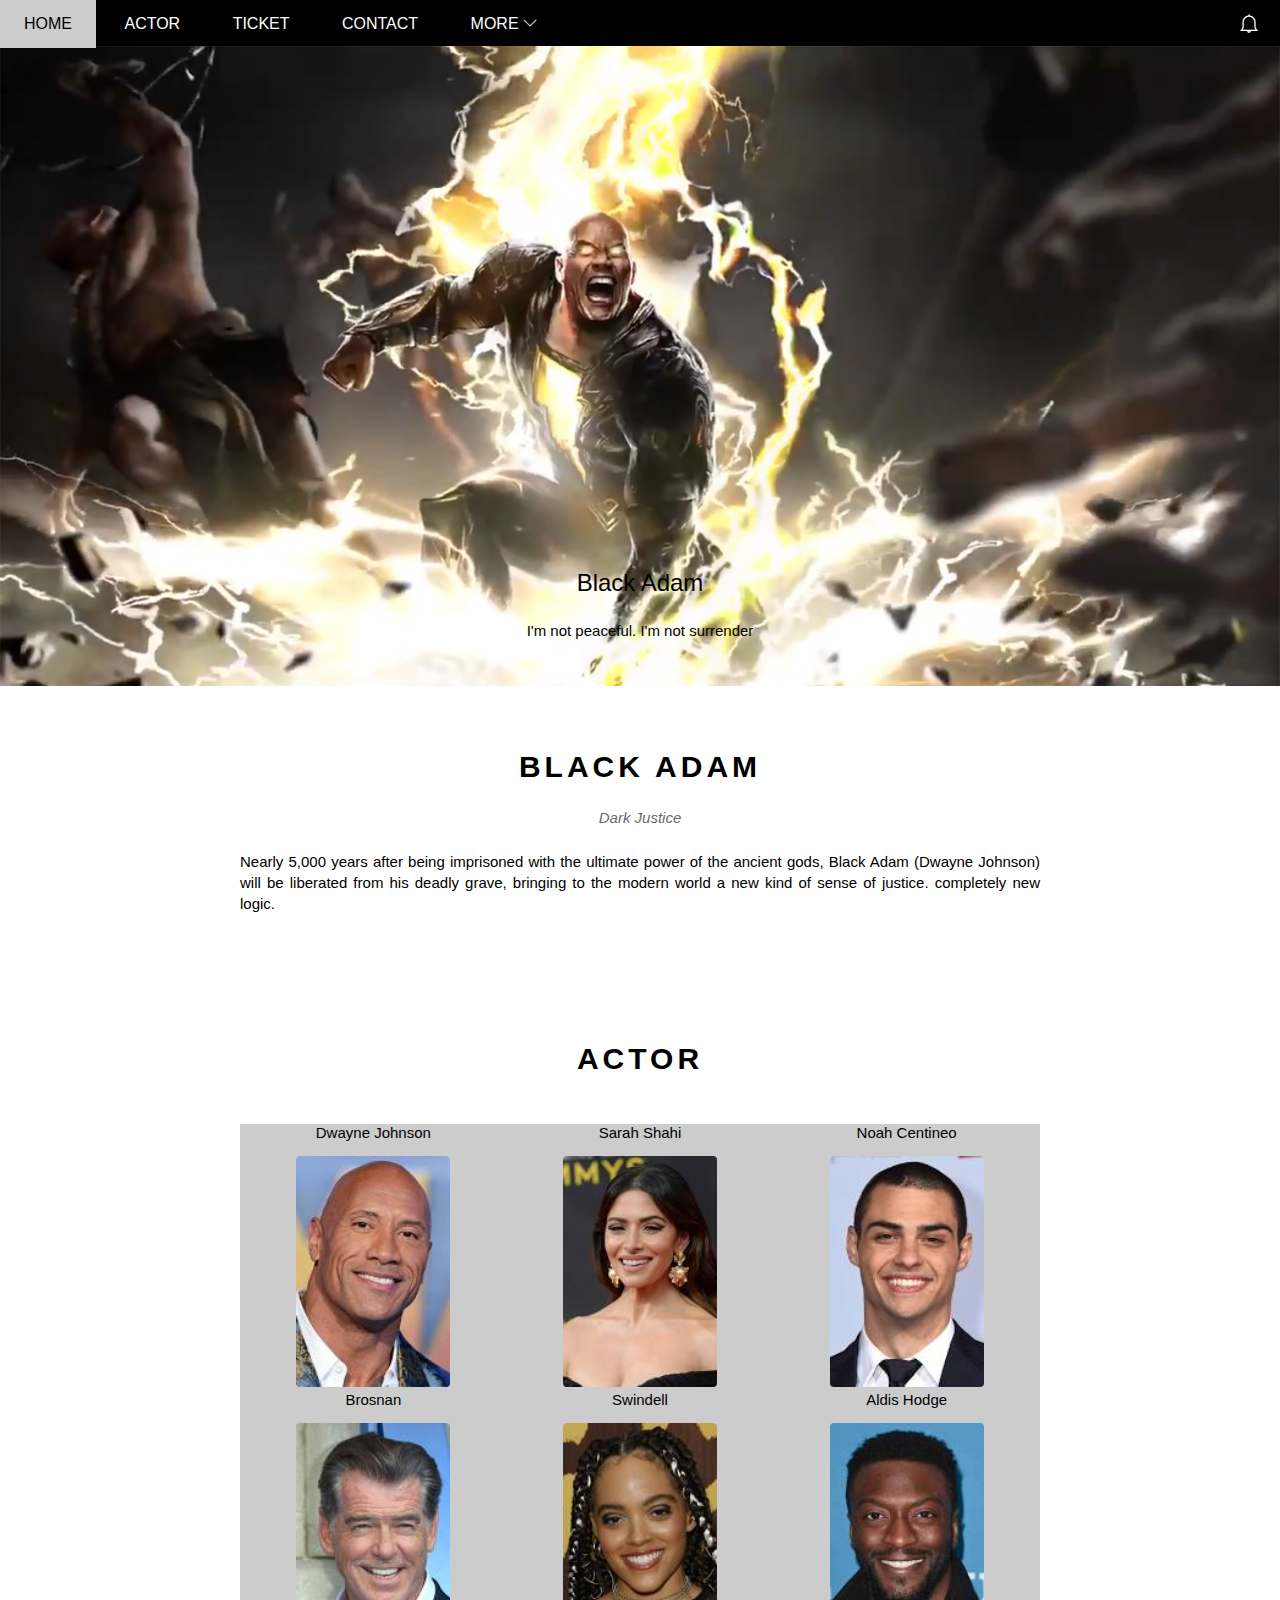
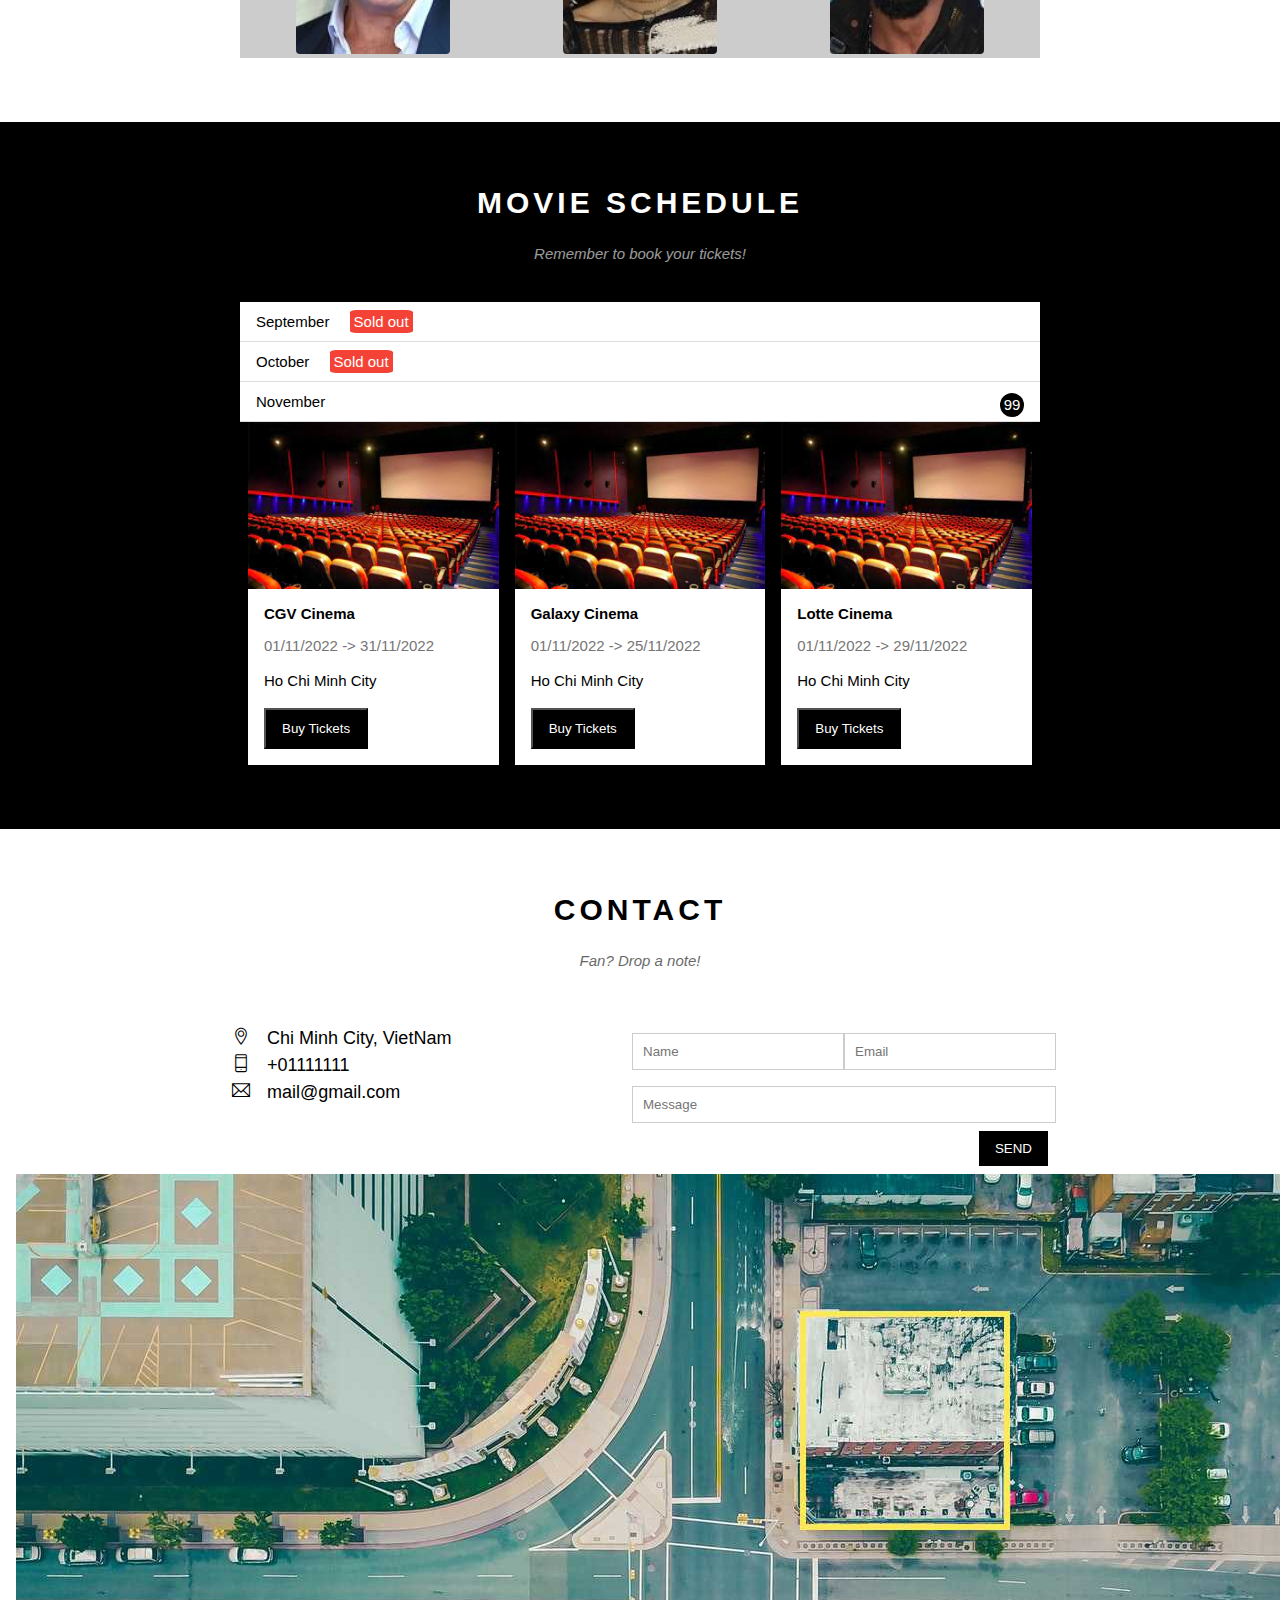
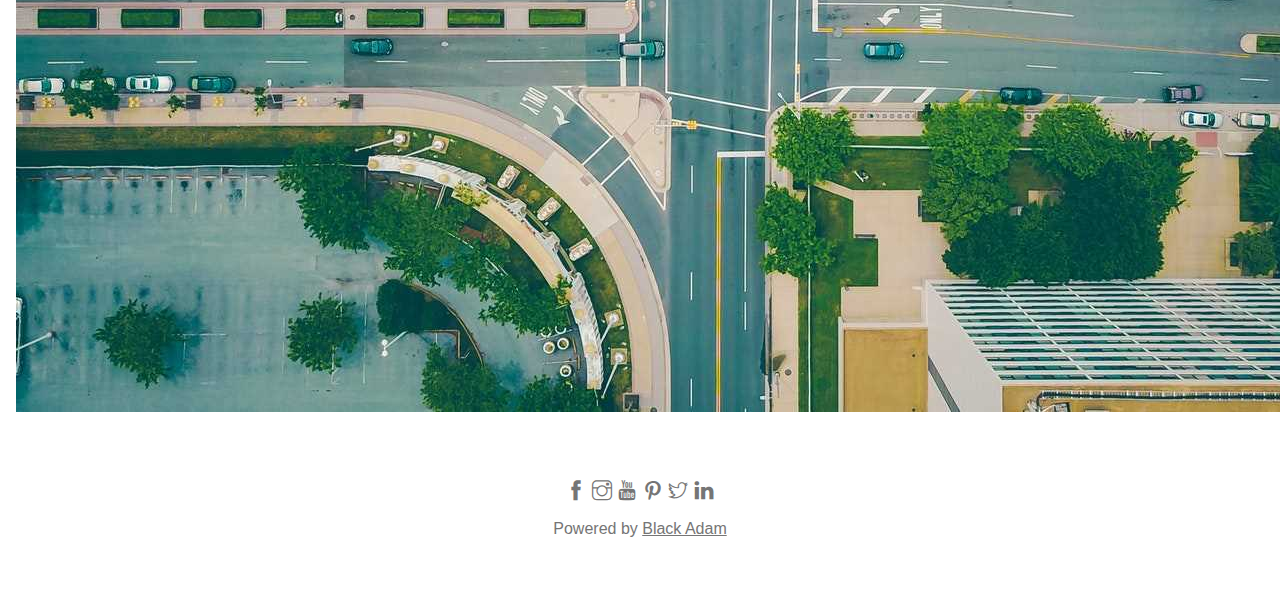
<file: index.html>
<!DOCTYPE html>
<html lang="en">
<head>
    <meta charset="UTF-8">
    <meta http-equiv="X-UA-Compatible" content="IE=edge">
    <meta name="viewport" content="width=device-width, initial-scale=1.0">
    <title>Đồ án Lập trình Web nhóm 16</title>
    <link rel="stylesheet" href="./assets/css/style.css">
    <link rel="stylesheet" href="./assets/fonts/themify-icons-font/themify-icons/themify-icons.css">
</head>
<body>
    
    <div id="main">
        <div id="header">
            <ul id="nav">
                <li><a href="#">Home</a></li>
                <li><a href="#actor">Actor</a></li>
                <li><a href="#ticket">Ticket</a></li>
                <li><a href="#contact">Contact</a></li>
                <li>
                    <a href="">
                        More
                        <i class="nav-arrow-down ti-angle-down"></i>
                    </a>
                    <ul class="subnav">
                        <li><a href="blackpanther.html">Black Panther</a></li>
                        <li><a href="onepiece.html">Onepiece:RED</a></li>
                        <li><a href="violentnight.html">Violent Night</a></li>
                    </ul>
                </li>
            </ul>
            <div class="search-button">
                <i class="search-icon ti-bell"></i>
            </div>
          
        </div>

        <div id="slider1">
            <div class="text-content">
                <h2 class="text-heading">Black Adam</h2>
                <div class="text-description">I'm not peaceful. I'm not surrender</div>
            </div>
        </div>

        <div id="content">
            <div class="content-section">
                <h2 class="content-heading">BLACK ADAM</h2>
                <p class="content-sub-heading">Dark Justice</p>
                <p class="about-text">Nearly 5,000 years after being imprisoned with the ultimate power of the ancient gods, Black Adam (Dwayne Johnson) will be liberated from his deadly grave, bringing to the modern world a new kind of sense of justice. completely new logic.</p>
            </div>

            <div id="actor" class="content-section">
                <h2 class="content-heading">ACTOR</h2>
            <div class="member-list">
                <div class="member-item">
                    <div class="member-name">Dwayne Johnson</div>
                    <img src="/assets/img/actors/blackadam1.jpg" alt="" class="member-img">
                </div>

                <div class="member-item">
                    <div class="member-name">Sarah Shahi</div>
                    <img src="/assets/img/actors/isis1.jpg" alt="" class="member-img">
                </div>

                <div class="member-item">
                    <div class="member-name">Noah Centineo</div>
                    <img src="/assets/img/actors/atom1.jpg" alt="" class="member-img">
                </div>

                <div class="member-item">
                    <div class="member-name">Brosnan</div>
                    <img src="/assets/img/actors/doctorfate1.jpg" alt="" class="member-img">
                </div>

                <div class="member-item">
                    <div class="member-name">Swindell</div>
                    <img src="/assets/img/actors/cyclone1.jpg" alt="" class="member-img">
                </div>

                <div class="member-item">
                    <div class="member-name">Aldis Hodge</div>
                    <img src="/assets/img/actors/hawkman1.jpg" alt="" class="member-img">
                </div>
                <div class="clear"></div>
            </div>
        </div>
        </div>
            <div id="content">
                <div id="ticket" class="tickets-section">
                    <div class="content-section">
                        <h2 class="content-heading text-white">MOVIE SCHEDULE</h2>
                        <p class="content-sub-heading text-white">Remember to book your tickets!</p>
                        
                        <ul class="tickets-list">
                            <li>September <span class="sold-out">Sold out</span></li>
                            <li>October <span class="sold-out">Sold out</span></li>
                            <li>November <span class="quantity">99</span></li>
                        </ul>
                        <div class="cinema-section">
                            <div class="cinema-item">
                                <img src="/assets/img/cinemas/cinemas.jpg" alt="CGV" class="cinema-img">
                                <div class="cinema-body">
                                    <h3 class="cinema-heading">CGV Cinema</h3>
                                    <p class="cinema-time">01/11/2022 -> 31/11/2022</p>
                                    <p class="cinema-desc">Ho Chi Minh City</p>
                                    <button class="cinema-buy-btn js-buy-ticket">Buy Tickets</button>
                                </div>
                            </div>
    
                            <div class="cinema-item">
                                <img src="/assets/img/cinemas/cinemas.jpg" alt="Galaxy" class="cinema-img">
                                <div class="cinema-body">
                                    <h3 class="cinema-heading">Galaxy Cinema</h3>
                                    <p class="cinema-time">01/11/2022 -> 25/11/2022</p>
                                    <p class="cinema-desc">Ho Chi Minh City</p>
                                    <button class="cinema-buy-btn js-buy-ticket">Buy Tickets</button>
                                </div>
                            </div>
    
                            <div class="cinema-item">
                                <img src="/assets/img/cinemas/cinemas.jpg" alt="Lotte" class="cinema-img">
                                <div class="cinema-body">
                                    <h3 class="cinema-heading">Lotte Cinema</h3>
                                    <p class="cinema-time">01/11/2022 -> 29/11/2022</p>
                                    <p class="cinema-desc">Ho Chi Minh City</p>
                                    <button class="cinema-buy-btn js-buy-ticket">Buy Tickets</button>
                                </div>
                            </div>
                            <div class="clear"></div>
                        </div>          
                    </div>
                </div>
            </div>

            <div id="content">
                <div id="contact" class="content-section">
                    <h2 class="content-heading">CONTACT</h2>
                    <p class="content-sub-heading">Fan? Drop a note!</p>

                    <div class="row contact-content">
                        <div class="col col-half contact-info">
                            <p><i class="ti-location-pin"></i> Chi Minh City, VietNam</p>
                            <p><i class="ti-mobile"></i> +01111111</p>
                            <p><i class="ti-email"></i> mail@gmail.com</p>
                        </div>
                        <div class="col col-half contact-form">
                            <form action="">
                            <div class="row">
                                <div class="col col-half">
                                    <input type="text" name="" placeholder="Name" required id="" class="form-control">
                                </div>
                                <div class="col col-half">
                                    <input type="email" name="" placeholder="Email" required id="" class="form-control">
                                </div>
                            </div>
                            <div class="row">
                                <div class="col col-full">
                                    <input type="text" name="" placeholder="Message" required id="" class="form-control">
                                </div>
                            </div>
                            <button class="form-submit-btn js-contact">SEND</button>
                        </form>
                        </div>
                    </div>                   
                </div>
                <div class="end-slider-section">
                    <img src="/assets/img/footer/map.jpg" alt="">
                </div>
            </div>
    

        <div id="footer">
            <div class="socials-list">
                <a href=""><i class="ti-facebook"></i></a>
                <a href=""><i class="ti-instagram"></i></a>
                <a href=""><i class="ti-youtube"></i></a>
                <a href=""><i class="ti-pinterest"></i></a>
                <a href=""><i class="ti-twitter"></i></a>
                <a href=""><i class="ti-linkedin"></i></a>
            </div>
            <p class="copyright">Powered by <a href="">Black Adam</a></p>
        </div>
    <div class="modal js-modal">
        <div class="modal-container">
            <div class="modal-close js-modal-close">
                <i class="ti-close"></i>
            </div>
            <header class="modal-header">
                <i class="modal-icon ti-wallet"></i>
                Tickets
            </header>

            <div class="modal-body">
                <label for="quantity" class="modal-label">
                    <i class="ti-shopping-cart"></i>
                    Tickets, 5$ per person
                </label>
                <input id="quantity" type="text" class="modal-input" placeholder="How many???">

                <label for="date" class="modal-label">
                    <i class="ti-notepad"></i>
                    Date
                </label>
                <input id="date" type="date" class="modal-input" placeholder="DD/MM/YY">
                <label for="time" class="modal-label">
                    <i class="ti-timer"></i>
                    Time
                    <input id="time" type="text" class="modal-input" placeholder="Choose a time...">
                    <p class="subtime ti-angle-down">
                        <li>8:00 AM - 9:45 AM</li>
                        <li>11:00 AM - 12:45 AM</li>
                        <li>2:00 PM - 3:45 PM</li>
                        <li>5:00 PM - 6:45 PM</li>
                        <li>8:00 PM - 9:45 PM</li>
                    </p>
                </label>

                <label for="email" class="modal-label">
                    <i class="ti-email"></i>
                    Send to
                </label>
                <input id="email" type="text" class="modal-input" placeholder="Enter email......">

                <button id="buy-tickets">
                    Pay <i class="ti-check"></i>
                </button> 
            </div>
            <footer class="modal-footer">
                <p class="modal-help">Need <a href="">help?</a></p>
            </footer>
        </div>
    </div>

    <script>
        const buyBtns = document.querySelectorAll('.js-buy-ticket')
        const modal = document.querySelector('.js-modal')
        const modalClose = document.querySelector('.js-modal-close')
        const sendContact = document.querySelector('js-contact')
        //Hàm hiển thị form mua vé(thêm class open vào modal)
        function showBuyTickets() {
            modal.classList.add('open')
        }
        //Hàm ẩn form mua vé(xóa class open khỏi modal)
        function hideBuyTickets() {
            modal.classList.remove('open')
        }
        //Lặp qua từng thẻ Button và nghe hành vi của click
        for (const buyBtn of buyBtns) {
            buyBtn.addEventListener('click', showBuyTickets)
        }
        //Nghe hành vi click của Button close
        modalClose.addEventListener('click', hideBuyTickets)
        function alertContact() {
            alert('CONTACT WAS SENT !')
        }
        sendContact.addEventListener('click', alertContact)
    </script>

</body>
</html>
</file>
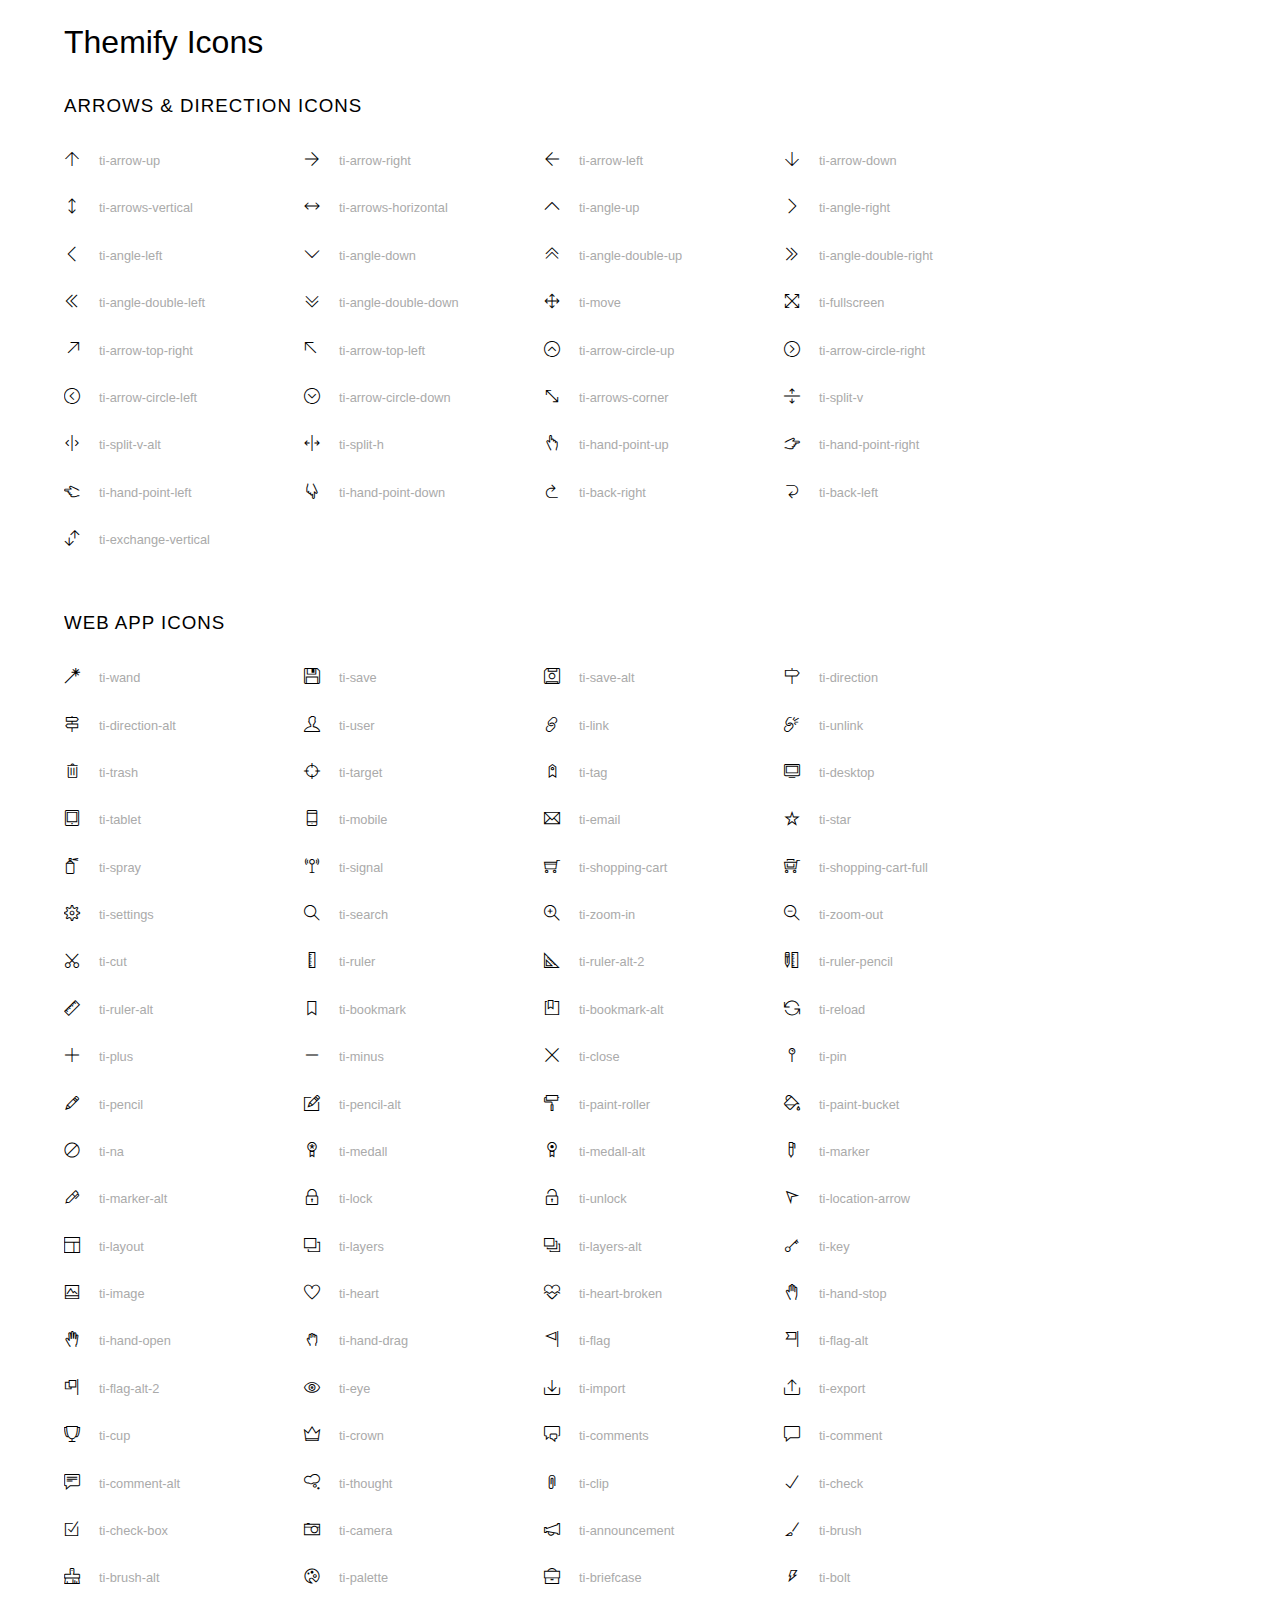
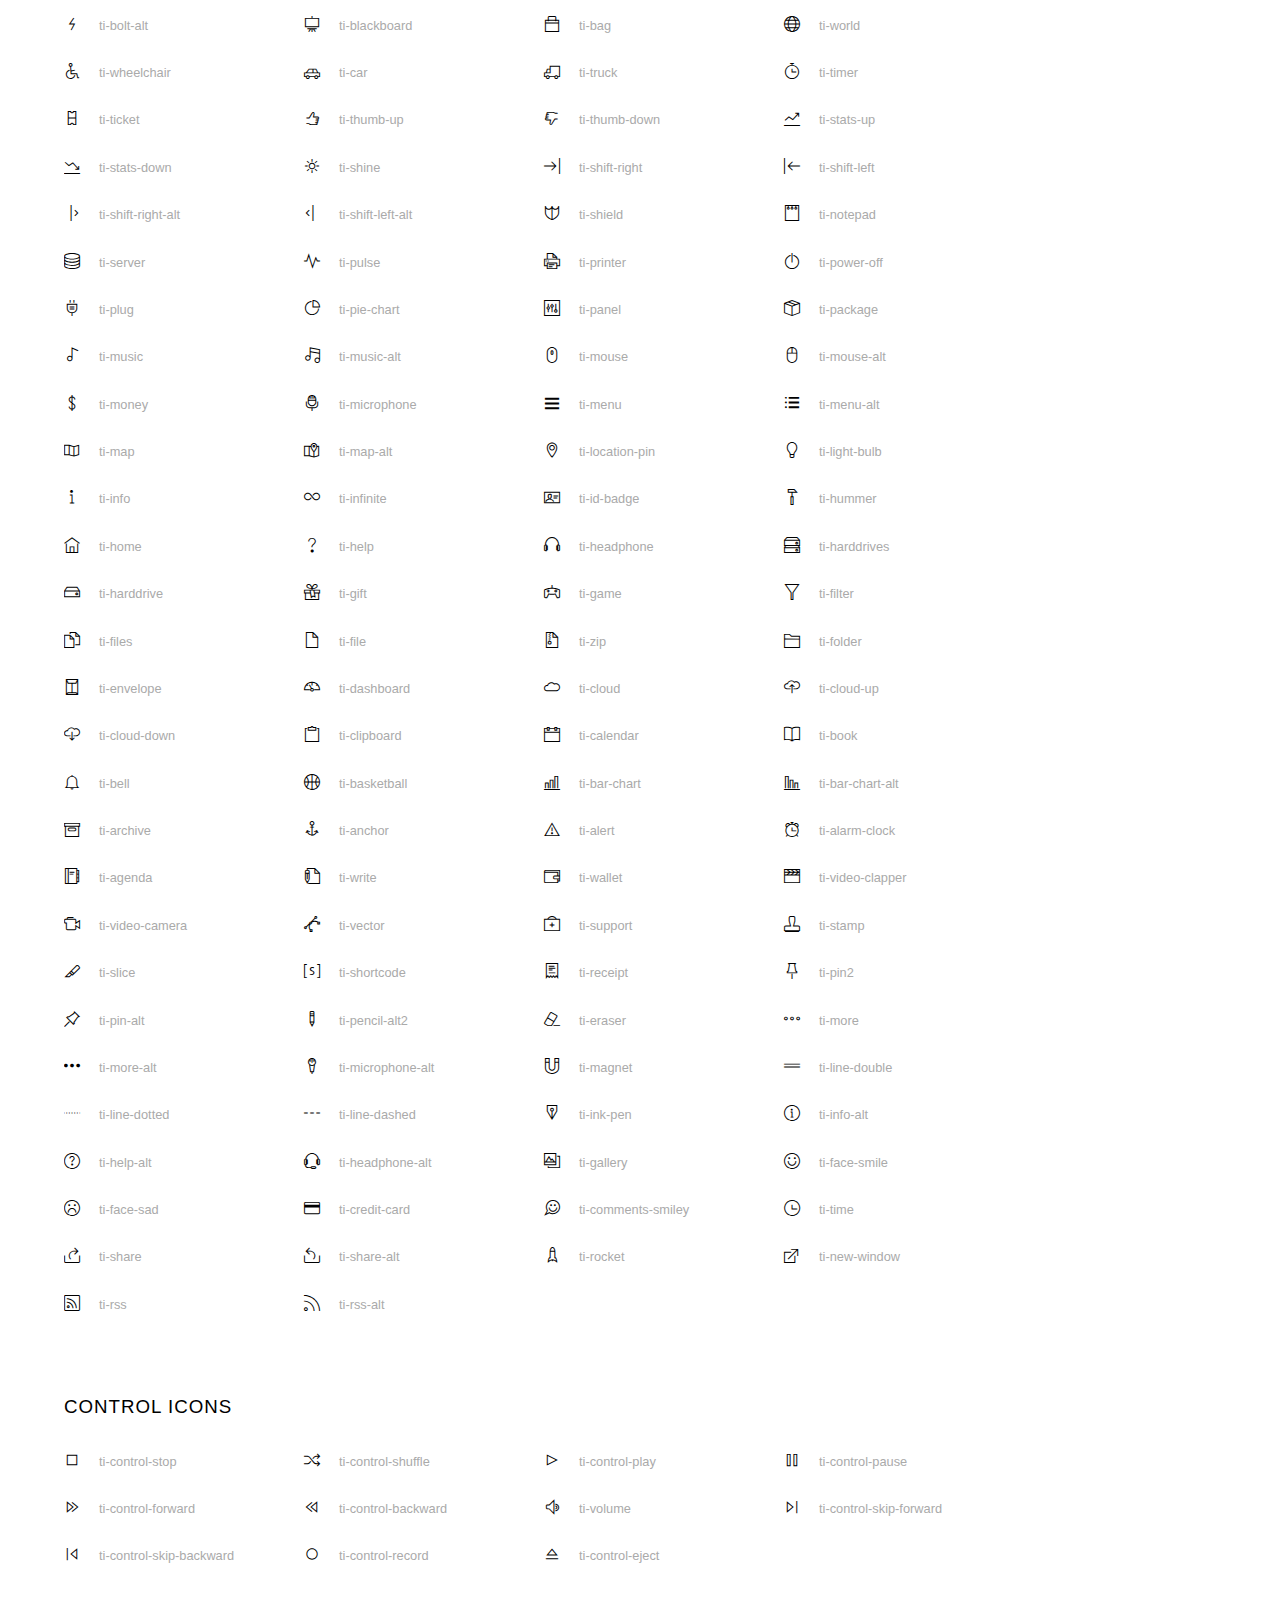
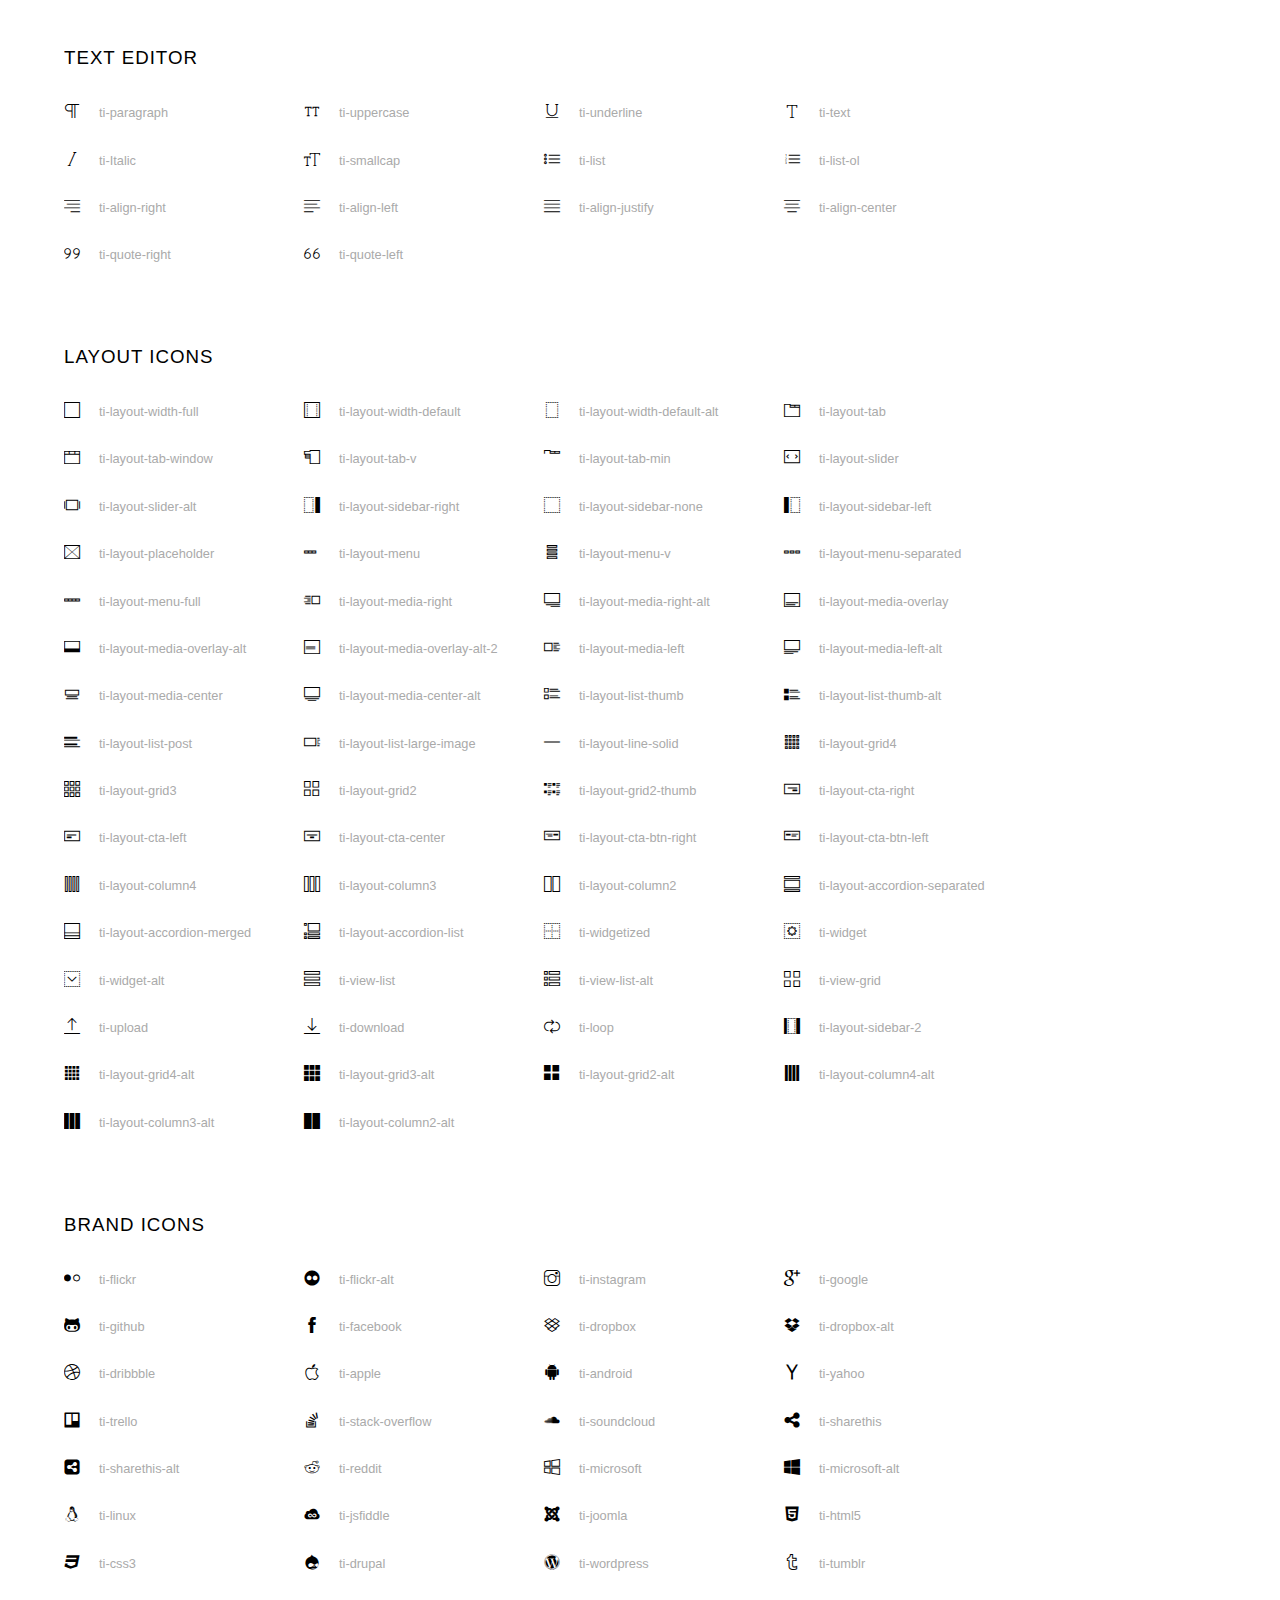
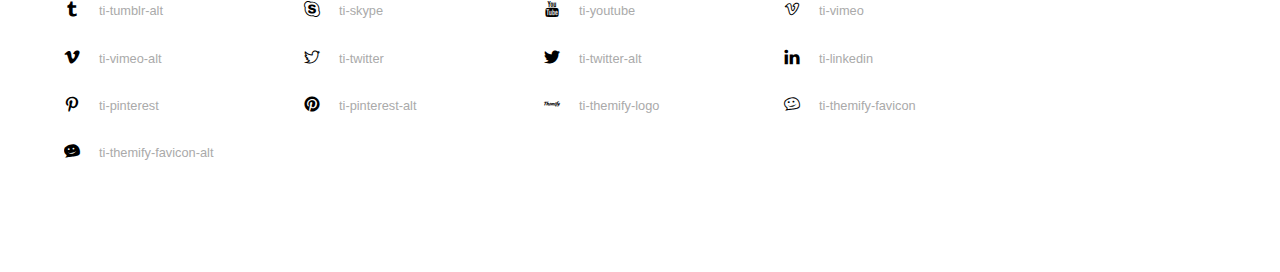
<file: assets/fonts/themify-icons-font/themify-icons/index.html>
<!doctype html>
<html>
<head>
	<meta charset="utf-8">
	<title>Themify Icon Font</title>
	<meta name="viewport" content="width=device-width">
	<link rel="stylesheet" href="demo-files/demo.css">
	<link rel="stylesheet" href="themify-icons.css">
	<!--[if lt IE 8]><!-->
	<link rel="stylesheet" href="ie7/ie7.css">
	<!--<![endif]-->
</head>
<body>
	<h1>Themify Icons</h1>

	<div class="icon-section">

		<div class="icon-section">
			<h3>Arrows &amp; Direction Icons </h3>

			<div class="icon-container">
				<span class="ti-arrow-up"></span><span class="icon-name"> ti-arrow-up</span>
			</div>
			<div class="icon-container">
				<span class="ti-arrow-right"></span><span class="icon-name"> ti-arrow-right</span>
			</div>
			<div class="icon-container">
				<span class="ti-arrow-left"></span><span class="icon-name"> ti-arrow-left</span>
			</div>
			<div class="icon-container">
				<span class="ti-arrow-down"></span><span class="icon-name"> ti-arrow-down</span>
			</div>
			<div class="icon-container">
				<span class="ti-arrows-vertical"></span><span class="icon-name"> ti-arrows-vertical</span>
			</div>
			<div class="icon-container">
				<span class="ti-arrows-horizontal"></span><span class="icon-name"> ti-arrows-horizontal</span>
			</div>
			<div class="icon-container">
				<span class="ti-angle-up"></span><span class="icon-name"> ti-angle-up</span>
			</div>
			<div class="icon-container">
				<span class="ti-angle-right"></span><span class="icon-name"> ti-angle-right</span>
			</div>
			<div class="icon-container">
				<span class="ti-angle-left"></span><span class="icon-name"> ti-angle-left</span>
			</div>
			<div class="icon-container">
				<span class="ti-angle-down"></span><span class="icon-name"> ti-angle-down</span>
			</div>	
			<div class="icon-container">
				<span class="ti-angle-double-up"></span><span class="icon-name"> ti-angle-double-up</span>
			</div>
			<div class="icon-container">
				<span class="ti-angle-double-right"></span><span class="icon-name"> ti-angle-double-right</span>
			</div>
			<div class="icon-container">
				<span class="ti-angle-double-left"></span><span class="icon-name"> ti-angle-double-left</span>
			</div>
			<div class="icon-container">
				<span class="ti-angle-double-down"></span><span class="icon-name"> ti-angle-double-down</span>
			</div>					
			<div class="icon-container">
				<span class="ti-move"></span><span class="icon-name"> ti-move</span>
			</div>
			<div class="icon-container">
				<span class="ti-fullscreen"></span><span class="icon-name"> ti-fullscreen</span>
			</div>
			<div class="icon-container">
				<span class="ti-arrow-top-right"></span><span class="icon-name"> ti-arrow-top-right</span>
			</div>
			<div class="icon-container">
				<span class="ti-arrow-top-left"></span><span class="icon-name"> ti-arrow-top-left</span>
			</div>
			<div class="icon-container">
				<span class="ti-arrow-circle-up"></span><span class="icon-name"> ti-arrow-circle-up</span>
			</div>
			<div class="icon-container">
				<span class="ti-arrow-circle-right"></span><span class="icon-name"> ti-arrow-circle-right</span>
			</div>
			<div class="icon-container">
				<span class="ti-arrow-circle-left"></span><span class="icon-name"> ti-arrow-circle-left</span>
			</div>
			<div class="icon-container">
				<span class="ti-arrow-circle-down"></span><span class="icon-name"> ti-arrow-circle-down</span>
			</div>
			<div class="icon-container">
				<span class="ti-arrows-corner"></span><span class="icon-name"> ti-arrows-corner</span>
			</div>
			<div class="icon-container">
				<span class="ti-split-v"></span><span class="icon-name"> ti-split-v</span>
			</div>

			<div class="icon-container">
				<span class="ti-split-v-alt"></span><span class="icon-name"> ti-split-v-alt</span>
			</div>
			<div class="icon-container">
				<span class="ti-split-h"></span><span class="icon-name"> ti-split-h</span>
			</div>
			<div class="icon-container">
				<span class="ti-hand-point-up"></span><span class="icon-name"> ti-hand-point-up</span>
			</div>
			<div class="icon-container">
				<span class="ti-hand-point-right"></span><span class="icon-name"> ti-hand-point-right</span>
			</div>
			<div class="icon-container">
				<span class="ti-hand-point-left"></span><span class="icon-name"> ti-hand-point-left</span>
			</div>
			<div class="icon-container">
				<span class="ti-hand-point-down"></span><span class="icon-name"> ti-hand-point-down</span>
			</div>
			<div class="icon-container">
				<span class="ti-back-right"></span><span class="icon-name"> ti-back-right</span>
			</div>
			<div class="icon-container">
				<span class="ti-back-left"></span><span class="icon-name"> ti-back-left</span>
			</div>
			<div class="icon-container">
				<span class="ti-exchange-vertical"></span><span class="icon-name"> ti-exchange-vertical</span>
			</div>

		</div> <!-- Arrows Icons -->



		<h3>Web App Icons</h3>
		
		<div class="icon-section">

			<div class="icon-container">
				<span class="ti-wand"></span><span class="icon-name"> ti-wand</span>
			</div>
			<div class="icon-container">
				<span class="ti-save"></span><span class="icon-name"> ti-save</span>
			</div>
			<div class="icon-container">
				<span class="ti-save-alt"></span><span class="icon-name"> ti-save-alt</span>
			</div>

			<div class="icon-container">
				<span class="ti-direction"></span><span class="icon-name"> ti-direction</span>
			</div>
			<div class="icon-container">
				<span class="ti-direction-alt"></span><span class="icon-name"> ti-direction-alt</span>
			</div>
			<div class="icon-container">
				<span class="ti-user"></span><span class="icon-name"> ti-user</span>
			</div>
			<div class="icon-container">
				<span class="ti-link"></span><span class="icon-name"> ti-link</span>
			</div>
			<div class="icon-container">
				<span class="ti-unlink"></span><span class="icon-name"> ti-unlink</span>
			</div>
			<div class="icon-container">
				<span class="ti-trash"></span><span class="icon-name"> ti-trash</span>
			</div>
			<div class="icon-container">
				<span class="ti-target"></span><span class="icon-name"> ti-target</span>
			</div>
			<div class="icon-container">
				<span class="ti-tag"></span><span class="icon-name"> ti-tag</span>
			</div>
			<div class="icon-container">
				<span class="ti-desktop"></span><span class="icon-name"> ti-desktop</span>
			</div>
			<div class="icon-container">
				<span class="ti-tablet"></span><span class="icon-name"> ti-tablet</span>
			</div>
			<div class="icon-container">
				<span class="ti-mobile"></span><span class="icon-name"> ti-mobile</span>
			</div>
			<div class="icon-container">
				<span class="ti-email"></span><span class="icon-name"> ti-email</span>
			</div>	
			<div class="icon-container">
				<span class="ti-star"></span><span class="icon-name"> ti-star</span>
			</div>
			<div class="icon-container">
				<span class="ti-spray"></span><span class="icon-name"> ti-spray</span>
			</div>
			<div class="icon-container">
				<span class="ti-signal"></span><span class="icon-name"> ti-signal</span>
			</div>
			<div class="icon-container">
				<span class="ti-shopping-cart"></span><span class="icon-name"> ti-shopping-cart</span>
			</div>
			<div class="icon-container">
				<span class="ti-shopping-cart-full"></span><span class="icon-name"> ti-shopping-cart-full</span>
			</div>
			<div class="icon-container">
				<span class="ti-settings"></span><span class="icon-name"> ti-settings</span>
			</div>
			<div class="icon-container">
				<span class="ti-search"></span><span class="icon-name"> ti-search</span>
			</div>
			<div class="icon-container">
				<span class="ti-zoom-in"></span><span class="icon-name"> ti-zoom-in</span>
			</div>
			<div class="icon-container">
				<span class="ti-zoom-out"></span><span class="icon-name"> ti-zoom-out</span>
			</div>
			<div class="icon-container">
				<span class="ti-cut"></span><span class="icon-name"> ti-cut</span>
			</div>
			<div class="icon-container">
				<span class="ti-ruler"></span><span class="icon-name"> ti-ruler</span>
			</div>
			<div class="icon-container">
				<span class="ti-ruler-alt-2"></span><span class="icon-name"> ti-ruler-alt-2</span>
			</div>			
			<div class="icon-container">
				<span class="ti-ruler-pencil"></span><span class="icon-name"> ti-ruler-pencil</span>
			</div>
			<div class="icon-container">
				<span class="ti-ruler-alt"></span><span class="icon-name"> ti-ruler-alt</span>
			</div>
			<div class="icon-container">
				<span class="ti-bookmark"></span><span class="icon-name"> ti-bookmark</span>
			</div>
			<div class="icon-container">
				<span class="ti-bookmark-alt"></span><span class="icon-name"> ti-bookmark-alt</span>
			</div>
			<div class="icon-container">
				<span class="ti-reload"></span><span class="icon-name"> ti-reload</span>
			</div>
			<div class="icon-container">
				<span class="ti-plus"></span><span class="icon-name"> ti-plus</span>
			</div>
			<div class="icon-container">
				<span class="ti-minus"></span><span class="icon-name"> ti-minus</span>
			</div>
			<div class="icon-container">
				<span class="ti-close"></span><span class="icon-name"> ti-close</span>
			</div>			
			<div class="icon-container">
				<span class="ti-pin"></span><span class="icon-name"> ti-pin</span>
			</div>
			<div class="icon-container">
				<span class="ti-pencil"></span><span class="icon-name"> ti-pencil</span>
			</div>
					
		  	<div class="icon-container">
				<span class="ti-pencil-alt"></span><span class="icon-name"> ti-pencil-alt</span>
			</div>
			<div class="icon-container">
				<span class="ti-paint-roller"></span><span class="icon-name"> ti-paint-roller</span>
			</div>
			<div class="icon-container">
				<span class="ti-paint-bucket"></span><span class="icon-name"> ti-paint-bucket</span>
			</div>
			<div class="icon-container">
				<span class="ti-na"></span><span class="icon-name"> ti-na</span>
			</div>
			<div class="icon-container">
				<span class="ti-medall"></span><span class="icon-name"> ti-medall</span>
			</div>
			<div class="icon-container">
				<span class="ti-medall-alt"></span><span class="icon-name"> ti-medall-alt</span>
			</div>
			<div class="icon-container">
				<span class="ti-marker"></span><span class="icon-name"> ti-marker</span>
			</div>
			<div class="icon-container">
				<span class="ti-marker-alt"></span><span class="icon-name"> ti-marker-alt</span>
			</div>

			<div class="icon-container">
				<span class="ti-lock"></span><span class="icon-name"> ti-lock</span>
			</div>
			<div class="icon-container">
				<span class="ti-unlock"></span><span class="icon-name"> ti-unlock</span>
			</div>
			<div class="icon-container">
				<span class="ti-location-arrow"></span><span class="icon-name"> ti-location-arrow</span>
			</div>
			<div class="icon-container">
				<span class="ti-layout"></span><span class="icon-name"> ti-layout</span>
			</div>
			<div class="icon-container">
				<span class="ti-layers"></span><span class="icon-name"> ti-layers</span>
			</div>
			<div class="icon-container">
				<span class="ti-layers-alt"></span><span class="icon-name"> ti-layers-alt</span>
			</div>
			<div class="icon-container">
				<span class="ti-key"></span><span class="icon-name"> ti-key</span>
			</div>
			<div class="icon-container">
				<span class="ti-image"></span><span class="icon-name"> ti-image</span>
			</div>
			<div class="icon-container">
				<span class="ti-heart"></span><span class="icon-name"> ti-heart</span>
			</div>
			<div class="icon-container">
				<span class="ti-heart-broken"></span><span class="icon-name"> ti-heart-broken</span>
			</div>
			<div class="icon-container">
				<span class="ti-hand-stop"></span><span class="icon-name"> ti-hand-stop</span>
			</div>
			<div class="icon-container">
				<span class="ti-hand-open"></span><span class="icon-name"> ti-hand-open</span>
			</div>
			<div class="icon-container">
				<span class="ti-hand-drag"></span><span class="icon-name"> ti-hand-drag</span>
			</div>
			<div class="icon-container">
				<span class="ti-flag"></span><span class="icon-name"> ti-flag</span>
			</div>
			<div class="icon-container">
				<span class="ti-flag-alt"></span><span class="icon-name"> ti-flag-alt</span>
			</div>
			<div class="icon-container">
				<span class="ti-flag-alt-2"></span><span class="icon-name"> ti-flag-alt-2</span>
			</div>
			<div class="icon-container">
				<span class="ti-eye"></span><span class="icon-name"> ti-eye</span>
			</div>
			<div class="icon-container">
				<span class="ti-import"></span><span class="icon-name"> ti-import</span>
			</div>			
			<div class="icon-container">
				<span class="ti-export"></span><span class="icon-name"> ti-export</span>
			</div>
			<div class="icon-container">
				<span class="ti-cup"></span><span class="icon-name"> ti-cup</span>
			</div>
			<div class="icon-container">
				<span class="ti-crown"></span><span class="icon-name"> ti-crown</span>
			</div>
			<div class="icon-container">
				<span class="ti-comments"></span><span class="icon-name"> ti-comments</span>
			</div>
			<div class="icon-container">
				<span class="ti-comment"></span><span class="icon-name"> ti-comment</span>
			</div>
			<div class="icon-container">
				<span class="ti-comment-alt"></span><span class="icon-name"> ti-comment-alt</span>
			</div>
			<div class="icon-container">
				<span class="ti-thought"></span><span class="icon-name"> ti-thought</span>
			</div>			
			<div class="icon-container">
				<span class="ti-clip"></span><span class="icon-name"> ti-clip</span>
			</div>

			<div class="icon-container">
				<span class="ti-check"></span><span class="icon-name"> ti-check</span>
			</div>
			<div class="icon-container">
				<span class="ti-check-box"></span><span class="icon-name"> ti-check-box</span>
			</div>
			<div class="icon-container">
				<span class="ti-camera"></span><span class="icon-name"> ti-camera</span>
			</div>
			<div class="icon-container">
				<span class="ti-announcement"></span><span class="icon-name"> ti-announcement</span>
			</div>
			<div class="icon-container">
				<span class="ti-brush"></span><span class="icon-name"> ti-brush</span>
			</div>
			<div class="icon-container">
				<span class="ti-brush-alt"></span><span class="icon-name"> ti-brush-alt</span>
			</div>
			<div class="icon-container">
				<span class="ti-palette"></span><span class="icon-name"> ti-palette</span>
			</div>			
			<div class="icon-container">
				<span class="ti-briefcase"></span><span class="icon-name"> ti-briefcase</span>
			</div>
			<div class="icon-container">
				<span class="ti-bolt"></span><span class="icon-name"> ti-bolt</span>
			</div>
			<div class="icon-container">
				<span class="ti-bolt-alt"></span><span class="icon-name"> ti-bolt-alt</span>
			</div>
			<div class="icon-container">
				<span class="ti-blackboard"></span><span class="icon-name"> ti-blackboard</span>
			</div>
			<div class="icon-container">
				<span class="ti-bag"></span><span class="icon-name"> ti-bag</span>
			</div>
			<div class="icon-container">
				<span class="ti-world"></span><span class="icon-name"> ti-world</span>
			</div>
			<div class="icon-container">
				<span class="ti-wheelchair"></span><span class="icon-name"> ti-wheelchair</span>
			</div>
			<div class="icon-container">
				<span class="ti-car"></span><span class="icon-name"> ti-car</span>
			</div>
			<div class="icon-container">
				<span class="ti-truck"></span><span class="icon-name"> ti-truck</span>
			</div>
			<div class="icon-container">
				<span class="ti-timer"></span><span class="icon-name"> ti-timer</span>
			</div>
			<div class="icon-container">
				<span class="ti-ticket"></span><span class="icon-name"> ti-ticket</span>
			</div>
			<div class="icon-container">
				<span class="ti-thumb-up"></span><span class="icon-name"> ti-thumb-up</span>
			</div>
			<div class="icon-container">
				<span class="ti-thumb-down"></span><span class="icon-name"> ti-thumb-down</span>
			</div>

			<div class="icon-container">
				<span class="ti-stats-up"></span><span class="icon-name"> ti-stats-up</span>
			</div>
			<div class="icon-container">
				<span class="ti-stats-down"></span><span class="icon-name"> ti-stats-down</span>
			</div>
			<div class="icon-container">
				<span class="ti-shine"></span><span class="icon-name"> ti-shine</span>
			</div>
			<div class="icon-container">
				<span class="ti-shift-right"></span><span class="icon-name"> ti-shift-right</span>
			</div>
			<div class="icon-container">
				<span class="ti-shift-left"></span><span class="icon-name"> ti-shift-left</span>
			</div>

			<div class="icon-container">
				<span class="ti-shift-right-alt"></span><span class="icon-name"> ti-shift-right-alt</span>
			</div>
			<div class="icon-container">
				<span class="ti-shift-left-alt"></span><span class="icon-name"> ti-shift-left-alt</span>
			</div>
			<div class="icon-container">
				<span class="ti-shield"></span><span class="icon-name"> ti-shield</span>
			</div>
			<div class="icon-container">
				<span class="ti-notepad"></span><span class="icon-name"> ti-notepad</span>
			</div>
			<div class="icon-container">
				<span class="ti-server"></span><span class="icon-name"> ti-server</span>
			</div>

			<div class="icon-container">
				<span class="ti-pulse"></span><span class="icon-name"> ti-pulse</span>
			</div>
			<div class="icon-container">
				<span class="ti-printer"></span><span class="icon-name"> ti-printer</span>
			</div>
			<div class="icon-container">
				<span class="ti-power-off"></span><span class="icon-name"> ti-power-off</span>
			</div>
			<div class="icon-container">
				<span class="ti-plug"></span><span class="icon-name"> ti-plug</span>
			</div>
			<div class="icon-container">
				<span class="ti-pie-chart"></span><span class="icon-name"> ti-pie-chart</span>
			</div>

			<div class="icon-container">
				<span class="ti-panel"></span><span class="icon-name"> ti-panel</span>
			</div>
			<div class="icon-container">
				<span class="ti-package"></span><span class="icon-name"> ti-package</span>
			</div>
			<div class="icon-container">
				<span class="ti-music"></span><span class="icon-name"> ti-music</span>
			</div>
			<div class="icon-container">
				<span class="ti-music-alt"></span><span class="icon-name"> ti-music-alt</span>
			</div>
			<div class="icon-container">
				<span class="ti-mouse"></span><span class="icon-name"> ti-mouse</span>
			</div>
			<div class="icon-container">
				<span class="ti-mouse-alt"></span><span class="icon-name"> ti-mouse-alt</span>
			</div>
			<div class="icon-container">
				<span class="ti-money"></span><span class="icon-name"> ti-money</span>
			</div>
			<div class="icon-container">
				<span class="ti-microphone"></span><span class="icon-name"> ti-microphone</span>
			</div>
			<div class="icon-container">
				<span class="ti-menu"></span><span class="icon-name"> ti-menu</span>
			</div>
			<div class="icon-container">
				<span class="ti-menu-alt"></span><span class="icon-name"> ti-menu-alt</span>
			</div>
			<div class="icon-container">
				<span class="ti-map"></span><span class="icon-name"> ti-map</span>
			</div>
			<div class="icon-container">
				<span class="ti-map-alt"></span><span class="icon-name"> ti-map-alt</span>
			</div>

			<div class="icon-container">
				<span class="ti-location-pin"></span><span class="icon-name"> ti-location-pin</span>
			</div>

			<div class="icon-container">
				<span class="ti-light-bulb"></span><span class="icon-name"> ti-light-bulb</span>
			</div>
			<div class="icon-container">
				<span class="ti-info"></span><span class="icon-name"> ti-info</span>
			</div>
			<div class="icon-container">
				<span class="ti-infinite"></span><span class="icon-name"> ti-infinite</span>
			</div>
			<div class="icon-container">
				<span class="ti-id-badge"></span><span class="icon-name"> ti-id-badge</span>
			</div>
			<div class="icon-container">
				<span class="ti-hummer"></span><span class="icon-name"> ti-hummer</span>
			</div>
			<div class="icon-container">
				<span class="ti-home"></span><span class="icon-name"> ti-home</span>
			</div>
			<div class="icon-container">
				<span class="ti-help"></span><span class="icon-name"> ti-help</span>
			</div>
			<div class="icon-container">
				<span class="ti-headphone"></span><span class="icon-name"> ti-headphone</span>
			</div>
			<div class="icon-container">
				<span class="ti-harddrives"></span><span class="icon-name"> ti-harddrives</span>
			</div>
			<div class="icon-container">
				<span class="ti-harddrive"></span><span class="icon-name"> ti-harddrive</span>
			</div>
			<div class="icon-container">
				<span class="ti-gift"></span><span class="icon-name"> ti-gift</span>
			</div>
			<div class="icon-container">
				<span class="ti-game"></span><span class="icon-name"> ti-game</span>
			</div>
			<div class="icon-container">
				<span class="ti-filter"></span><span class="icon-name"> ti-filter</span>
			</div>
			<div class="icon-container">
				<span class="ti-files"></span><span class="icon-name"> ti-files</span>
			</div>
			<div class="icon-container">
				<span class="ti-file"></span><span class="icon-name"> ti-file</span>
			</div>
			<div class="icon-container">
				<span class="ti-zip"></span><span class="icon-name"> ti-zip</span>
			</div>
			<div class="icon-container">
				<span class="ti-folder"></span><span class="icon-name"> ti-folder</span>
			</div>			
			<div class="icon-container">
				<span class="ti-envelope"></span><span class="icon-name"> ti-envelope</span>
			</div>


			<div class="icon-container">
				<span class="ti-dashboard"></span><span class="icon-name"> ti-dashboard</span>
			</div>
			<div class="icon-container">
				<span class="ti-cloud"></span><span class="icon-name"> ti-cloud</span>
			</div>
			<div class="icon-container">
				<span class="ti-cloud-up"></span><span class="icon-name"> ti-cloud-up</span>
			</div>
			<div class="icon-container">
				<span class="ti-cloud-down"></span><span class="icon-name"> ti-cloud-down</span>
			</div>
			<div class="icon-container">
				<span class="ti-clipboard"></span><span class="icon-name"> ti-clipboard</span>
			</div>
			<div class="icon-container">
				<span class="ti-calendar"></span><span class="icon-name"> ti-calendar</span>
			</div>
			<div class="icon-container">
				<span class="ti-book"></span><span class="icon-name"> ti-book</span>
			</div>
			<div class="icon-container">
				<span class="ti-bell"></span><span class="icon-name"> ti-bell</span>
			</div>
			<div class="icon-container">
				<span class="ti-basketball"></span><span class="icon-name"> ti-basketball</span>
			</div>
			<div class="icon-container">
				<span class="ti-bar-chart"></span><span class="icon-name"> ti-bar-chart</span>
			</div>
			<div class="icon-container">
				<span class="ti-bar-chart-alt"></span><span class="icon-name"> ti-bar-chart-alt</span>
			</div>


			<div class="icon-container">
				<span class="ti-archive"></span><span class="icon-name"> ti-archive</span>
			</div>
			<div class="icon-container">
				<span class="ti-anchor"></span><span class="icon-name"> ti-anchor</span>
			</div>

			<div class="icon-container">
				<span class="ti-alert"></span><span class="icon-name"> ti-alert</span>
			</div>
			<div class="icon-container">
				<span class="ti-alarm-clock"></span><span class="icon-name"> ti-alarm-clock</span>
			</div>
			<div class="icon-container">
				<span class="ti-agenda"></span><span class="icon-name"> ti-agenda</span>
			</div>
			<div class="icon-container">
				<span class="ti-write"></span><span class="icon-name"> ti-write</span>
			</div>

			<div class="icon-container">
				<span class="ti-wallet"></span><span class="icon-name"> ti-wallet</span>
			</div>
			<div class="icon-container">
				<span class="ti-video-clapper"></span><span class="icon-name"> ti-video-clapper</span>
			</div>
			<div class="icon-container">
				<span class="ti-video-camera"></span><span class="icon-name"> ti-video-camera</span>
			</div>
			<div class="icon-container">
				<span class="ti-vector"></span><span class="icon-name"> ti-vector</span>
			</div>

			<div class="icon-container">
				<span class="ti-support"></span><span class="icon-name"> ti-support</span>
			</div>
			<div class="icon-container">
				<span class="ti-stamp"></span><span class="icon-name"> ti-stamp</span>
			</div>
			<div class="icon-container">
				<span class="ti-slice"></span><span class="icon-name"> ti-slice</span>
			</div>
			<div class="icon-container">
				<span class="ti-shortcode"></span><span class="icon-name"> ti-shortcode</span>
			</div>
			<div class="icon-container">
				<span class="ti-receipt"></span><span class="icon-name"> ti-receipt</span>
			</div>
			<div class="icon-container">
				<span class="ti-pin2"></span><span class="icon-name"> ti-pin2</span>
			</div>
			<div class="icon-container">
				<span class="ti-pin-alt"></span><span class="icon-name"> ti-pin-alt</span>
			</div>
			<div class="icon-container">
				<span class="ti-pencil-alt2"></span><span class="icon-name"> ti-pencil-alt2</span>
			</div>
			<div class="icon-container">
				<span class="ti-eraser"></span><span class="icon-name"> ti-eraser</span>
			</div>			
			<div class="icon-container">
				<span class="ti-more"></span><span class="icon-name"> ti-more</span>
			</div>
			<div class="icon-container">
				<span class="ti-more-alt"></span><span class="icon-name"> ti-more-alt</span>
			</div>
			<div class="icon-container">
				<span class="ti-microphone-alt"></span><span class="icon-name"> ti-microphone-alt</span>
			</div>
			<div class="icon-container">
				<span class="ti-magnet"></span><span class="icon-name"> ti-magnet</span>
			</div>
			<div class="icon-container">
				<span class="ti-line-double"></span><span class="icon-name"> ti-line-double</span>
			</div>
			<div class="icon-container">
				<span class="ti-line-dotted"></span><span class="icon-name"> ti-line-dotted</span>
			</div>
			<div class="icon-container">
				<span class="ti-line-dashed"></span><span class="icon-name"> ti-line-dashed</span>
			</div>

			<div class="icon-container">
				<span class="ti-ink-pen"></span><span class="icon-name"> ti-ink-pen</span>
			</div>
			<div class="icon-container">
				<span class="ti-info-alt"></span><span class="icon-name"> ti-info-alt</span>
			</div>
			<div class="icon-container">
				<span class="ti-help-alt"></span><span class="icon-name"> ti-help-alt</span>
			</div>
			<div class="icon-container">
				<span class="ti-headphone-alt"></span><span class="icon-name"> ti-headphone-alt</span>
			</div>

			<div class="icon-container">
				<span class="ti-gallery"></span><span class="icon-name"> ti-gallery</span>
			</div>
			<div class="icon-container">
				<span class="ti-face-smile"></span><span class="icon-name"> ti-face-smile</span>
			</div>
			<div class="icon-container">
				<span class="ti-face-sad"></span><span class="icon-name"> ti-face-sad</span>
			</div>
			<div class="icon-container">
				<span class="ti-credit-card"></span><span class="icon-name"> ti-credit-card</span>
			</div>
			<div class="icon-container">
				<span class="ti-comments-smiley"></span><span class="icon-name"> ti-comments-smiley</span>
			</div>
			<div class="icon-container">
				<span class="ti-time"></span><span class="icon-name"> ti-time</span>
			</div>
			<div class="icon-container">
				<span class="ti-share"></span><span class="icon-name"> ti-share</span>
			</div>
			<div class="icon-container">
				<span class="ti-share-alt"></span><span class="icon-name"> ti-share-alt</span>
			</div>
			<div class="icon-container">
				<span class="ti-rocket"></span><span class="icon-name"> ti-rocket</span>
			</div>

			<div class="icon-container">
				<span class="ti-new-window"></span><span class="icon-name"> ti-new-window</span>
			</div>

			<div class="icon-container">
				<span class="ti-rss"></span><span class="icon-name"> ti-rss</span>
			</div>

			<div class="icon-container">
				<span class="ti-rss-alt"></span><span class="icon-name"> ti-rss-alt</span>
			</div>
			
		</div><!-- Web App Icons -->


		<div class="icon-section">
			<h3>Control Icons</h3>
			<div class="icon-container">
				<span class="ti-control-stop"></span><span class="icon-name"> ti-control-stop</span>
			</div>
			<div class="icon-container">
				<span class="ti-control-shuffle"></span><span class="icon-name"> ti-control-shuffle</span>
			</div>
			<div class="icon-container">
				<span class="ti-control-play"></span><span class="icon-name"> ti-control-play</span>
			</div>
			<div class="icon-container">
				<span class="ti-control-pause"></span><span class="icon-name"> ti-control-pause</span>
			</div>
			<div class="icon-container">
				<span class="ti-control-forward"></span><span class="icon-name"> ti-control-forward</span>
			</div>
			<div class="icon-container">
				<span class="ti-control-backward"></span><span class="icon-name"> ti-control-backward</span>
			</div>	
			<div class="icon-container">
				<span class="ti-volume"></span><span class="icon-name"> ti-volume</span>
			</div>
			<div class="icon-container">
				<span class="ti-control-skip-forward"></span><span class="icon-name"> ti-control-skip-forward</span>
			</div>
			<div class="icon-container">
				<span class="ti-control-skip-backward"></span><span class="icon-name"> ti-control-skip-backward</span>
			</div>
			<div class="icon-container">
				<span class="ti-control-record"></span><span class="icon-name"> ti-control-record</span>
			</div>
			<div class="icon-container">
				<span class="ti-control-eject"></span><span class="icon-name"> ti-control-eject</span>
			</div>			
		</div> <!-- Control Icons -->


		<div class="icon-section">
			<h3>Text Editor</h3>

			<div class="icon-container">
				<span class="ti-paragraph"></span><span class="icon-name"> ti-paragraph</span>
			</div>
			<div class="icon-container">
				<span class="ti-uppercase"></span><span class="icon-name"> ti-uppercase</span>
			</div>

			<div class="icon-container">
				<span class="ti-underline"></span><span class="icon-name"> ti-underline</span>
			</div>
			<div class="icon-container">
				<span class="ti-text"></span><span class="icon-name"> ti-text</span>
			</div>
			<div class="icon-container">
				<span class="ti-Italic"></span><span class="icon-name"> ti-Italic</span>
			</div>
			<div class="icon-container">
				<span class="ti-smallcap"></span><span class="icon-name"> ti-smallcap</span>
			</div>
			<div class="icon-container">
				<span class="ti-list"></span><span class="icon-name"> ti-list</span>
			</div>
			<div class="icon-container">
				<span class="ti-list-ol"></span><span class="icon-name"> ti-list-ol</span>
			</div>
			<div class="icon-container">
				<span class="ti-align-right"></span><span class="icon-name"> ti-align-right</span>
			</div>
			<div class="icon-container">
				<span class="ti-align-left"></span><span class="icon-name"> ti-align-left</span>
			</div>
			<div class="icon-container">
				<span class="ti-align-justify"></span><span class="icon-name"> ti-align-justify</span>
			</div>
			<div class="icon-container">
				<span class="ti-align-center"></span><span class="icon-name"> ti-align-center</span>
			</div>
			<div class="icon-container">
				<span class="ti-quote-right"></span><span class="icon-name"> ti-quote-right</span>
			</div>
			<div class="icon-container">
				<span class="ti-quote-left"></span><span class="icon-name"> ti-quote-left</span>
			</div>

		</div> <!-- Text Editor -->



		<div class="icon-section">
			<h3>Layout Icons</h3>
			<div class="icon-container">
				<span class="ti-layout-width-full"></span><span class="icon-name"> ti-layout-width-full</span>
			</div>
			<div class="icon-container">
				<span class="ti-layout-width-default"></span><span class="icon-name"> ti-layout-width-default</span>
			</div>
			<div class="icon-container">
				<span class="ti-layout-width-default-alt"></span><span class="icon-name"> ti-layout-width-default-alt</span>
			</div>
			<div class="icon-container">
				<span class="ti-layout-tab"></span><span class="icon-name"> ti-layout-tab</span>
			</div>
			<div class="icon-container">
				<span class="ti-layout-tab-window"></span><span class="icon-name"> ti-layout-tab-window</span>
			</div>
			<div class="icon-container">
				<span class="ti-layout-tab-v"></span><span class="icon-name"> ti-layout-tab-v</span>
			</div>
			<div class="icon-container">
				<span class="ti-layout-tab-min"></span><span class="icon-name"> ti-layout-tab-min</span>
			</div>
			<div class="icon-container">
				<span class="ti-layout-slider"></span><span class="icon-name"> ti-layout-slider</span>
			</div>
			<div class="icon-container">
				<span class="ti-layout-slider-alt"></span><span class="icon-name"> ti-layout-slider-alt</span>
			</div>
			<div class="icon-container">
				<span class="ti-layout-sidebar-right"></span><span class="icon-name"> ti-layout-sidebar-right</span>
			</div>
			<div class="icon-container">
				<span class="ti-layout-sidebar-none"></span><span class="icon-name"> ti-layout-sidebar-none</span>
			</div>
			<div class="icon-container">
				<span class="ti-layout-sidebar-left"></span><span class="icon-name"> ti-layout-sidebar-left</span>
			</div>
			<div class="icon-container">
				<span class="ti-layout-placeholder"></span><span class="icon-name"> ti-layout-placeholder</span>
			</div>
			<div class="icon-container">
				<span class="ti-layout-menu"></span><span class="icon-name"> ti-layout-menu</span>
			</div>
			<div class="icon-container">
				<span class="ti-layout-menu-v"></span><span class="icon-name"> ti-layout-menu-v</span>
			</div>
			<div class="icon-container">
				<span class="ti-layout-menu-separated"></span><span class="icon-name"> ti-layout-menu-separated</span>
			</div>
			<div class="icon-container">
				<span class="ti-layout-menu-full"></span><span class="icon-name"> ti-layout-menu-full</span>
			</div>
			<div class="icon-container">
				<span class="ti-layout-media-right"></span><span class="icon-name"> ti-layout-media-right</span>
			</div>
			<div class="icon-container">
				<span class="ti-layout-media-right-alt"></span><span class="icon-name"> ti-layout-media-right-alt</span>
			</div>
			<div class="icon-container">
				<span class="ti-layout-media-overlay"></span><span class="icon-name"> ti-layout-media-overlay</span>
			</div>
			<div class="icon-container">
				<span class="ti-layout-media-overlay-alt"></span><span class="icon-name"> ti-layout-media-overlay-alt</span>
			</div>
			<div class="icon-container">
				<span class="ti-layout-media-overlay-alt-2"></span><span class="icon-name"> ti-layout-media-overlay-alt-2</span>
			</div>
			<div class="icon-container">
				<span class="ti-layout-media-left"></span><span class="icon-name"> ti-layout-media-left</span>
			</div>
			<div class="icon-container">
				<span class="ti-layout-media-left-alt"></span><span class="icon-name"> ti-layout-media-left-alt</span>
			</div>
			<div class="icon-container">
				<span class="ti-layout-media-center"></span><span class="icon-name"> ti-layout-media-center</span>
			</div>
			<div class="icon-container">
				<span class="ti-layout-media-center-alt"></span><span class="icon-name"> ti-layout-media-center-alt</span>
			</div>
			<div class="icon-container">
				<span class="ti-layout-list-thumb"></span><span class="icon-name"> ti-layout-list-thumb</span>
			</div>
			<div class="icon-container">
				<span class="ti-layout-list-thumb-alt"></span><span class="icon-name"> ti-layout-list-thumb-alt</span>
			</div>
			<div class="icon-container">
				<span class="ti-layout-list-post"></span><span class="icon-name"> ti-layout-list-post</span>
			</div>
			<div class="icon-container">
				<span class="ti-layout-list-large-image"></span><span class="icon-name"> ti-layout-list-large-image</span>
			</div>
			<div class="icon-container">
				<span class="ti-layout-line-solid"></span><span class="icon-name"> ti-layout-line-solid</span>
			</div>
			<div class="icon-container">
				<span class="ti-layout-grid4"></span><span class="icon-name"> ti-layout-grid4</span>
			</div>
			<div class="icon-container">
				<span class="ti-layout-grid3"></span><span class="icon-name"> ti-layout-grid3</span>
			</div>
			<div class="icon-container">
				<span class="ti-layout-grid2"></span><span class="icon-name"> ti-layout-grid2</span>
			</div>
			<div class="icon-container">
				<span class="ti-layout-grid2-thumb"></span><span class="icon-name"> ti-layout-grid2-thumb</span>
			</div>
			<div class="icon-container">
				<span class="ti-layout-cta-right"></span><span class="icon-name"> ti-layout-cta-right</span>
			</div>
			<div class="icon-container">
				<span class="ti-layout-cta-left"></span><span class="icon-name"> ti-layout-cta-left</span>
			</div>
			<div class="icon-container">
				<span class="ti-layout-cta-center"></span><span class="icon-name"> ti-layout-cta-center</span>
			</div>
			<div class="icon-container">
				<span class="ti-layout-cta-btn-right"></span><span class="icon-name"> ti-layout-cta-btn-right</span>
			</div>
			<div class="icon-container">
				<span class="ti-layout-cta-btn-left"></span><span class="icon-name"> ti-layout-cta-btn-left</span>
			</div>
			<div class="icon-container">
				<span class="ti-layout-column4"></span><span class="icon-name"> ti-layout-column4</span>
			</div>
			<div class="icon-container">
				<span class="ti-layout-column3"></span><span class="icon-name"> ti-layout-column3</span>
			</div>
			<div class="icon-container">
				<span class="ti-layout-column2"></span><span class="icon-name"> ti-layout-column2</span>
			</div>
			<div class="icon-container">
				<span class="ti-layout-accordion-separated"></span><span class="icon-name"> ti-layout-accordion-separated</span>
			</div>
			<div class="icon-container">
				<span class="ti-layout-accordion-merged"></span><span class="icon-name"> ti-layout-accordion-merged</span>
			</div>
			<div class="icon-container">
				<span class="ti-layout-accordion-list"></span><span class="icon-name"> ti-layout-accordion-list</span>
			</div>
			<div class="icon-container">
				<span class="ti-widgetized"></span><span class="icon-name"> ti-widgetized</span>
			</div>
			<div class="icon-container">
				<span class="ti-widget"></span><span class="icon-name"> ti-widget</span>
			</div>
			<div class="icon-container">
				<span class="ti-widget-alt"></span><span class="icon-name"> ti-widget-alt</span>
			</div>
			<div class="icon-container">
				<span class="ti-view-list"></span><span class="icon-name"> ti-view-list</span>
			</div>
			<div class="icon-container">
				<span class="ti-view-list-alt"></span><span class="icon-name"> ti-view-list-alt</span>
			</div>
			<div class="icon-container">
				<span class="ti-view-grid"></span><span class="icon-name"> ti-view-grid</span>
			</div>
			<div class="icon-container">
				<span class="ti-upload"></span><span class="icon-name"> ti-upload</span>
			</div>
			<div class="icon-container">
				<span class="ti-download"></span><span class="icon-name"> ti-download</span>
			</div>	
			<div class="icon-container">
				<span class="ti-loop"></span><span class="icon-name"> ti-loop</span>
			</div>
			<div class="icon-container">
				<span class="ti-layout-sidebar-2"></span><span class="icon-name"> ti-layout-sidebar-2</span>
			</div>
			<div class="icon-container">
				<span class="ti-layout-grid4-alt"></span><span class="icon-name"> ti-layout-grid4-alt</span>
			</div>
			<div class="icon-container">
				<span class="ti-layout-grid3-alt"></span><span class="icon-name"> ti-layout-grid3-alt</span>
			</div>
			<div class="icon-container">
				<span class="ti-layout-grid2-alt"></span><span class="icon-name"> ti-layout-grid2-alt</span>
			</div>
			<div class="icon-container">
				<span class="ti-layout-column4-alt"></span><span class="icon-name"> ti-layout-column4-alt</span>
			</div>
			<div class="icon-container">
				<span class="ti-layout-column3-alt"></span><span class="icon-name"> ti-layout-column3-alt</span>
			</div>
			<div class="icon-container">
				<span class="ti-layout-column2-alt"></span><span class="icon-name"> ti-layout-column2-alt</span>
			</div>		


		</div> <!-- Layout Icons -->


		<div class="icon-section">
			<h3>Brand Icons</h3>

			<div class="icon-container">
				<span class="ti-flickr"></span><span class="icon-name"> ti-flickr</span>
			</div>
			<div class="icon-container">
				<span class="ti-flickr-alt"></span><span class="icon-name"> ti-flickr-alt</span>
			</div>			
			<div class="icon-container">
				<span class="ti-instagram"></span><span class="icon-name"> ti-instagram</span>
			</div>
			<div class="icon-container">
				<span class="ti-google"></span><span class="icon-name"> ti-google</span>
			</div>
			<div class="icon-container">
				<span class="ti-github"></span><span class="icon-name"> ti-github</span>
			</div>

			<div class="icon-container">
				<span class="ti-facebook"></span><span class="icon-name"> ti-facebook</span>
			</div>
			<div class="icon-container">
				<span class="ti-dropbox"></span><span class="icon-name"> ti-dropbox</span>
			</div>
			<div class="icon-container">
				<span class="ti-dropbox-alt"></span><span class="icon-name"> ti-dropbox-alt</span>
			</div>
			<div class="icon-container">
				<span class="ti-dribbble"></span><span class="icon-name"> ti-dribbble</span>
			</div>
			<div class="icon-container">
				<span class="ti-apple"></span><span class="icon-name"> ti-apple</span>
			</div>
			<div class="icon-container">
				<span class="ti-android"></span><span class="icon-name"> ti-android</span>
			</div>
			<div class="icon-container">
				<span class="ti-yahoo"></span><span class="icon-name"> ti-yahoo</span>
			</div>
			<div class="icon-container">
				<span class="ti-trello"></span><span class="icon-name"> ti-trello</span>
			</div>
			<div class="icon-container">
				<span class="ti-stack-overflow"></span><span class="icon-name"> ti-stack-overflow</span>
			</div>
			<div class="icon-container">
				<span class="ti-soundcloud"></span><span class="icon-name"> ti-soundcloud</span>
			</div>
			<div class="icon-container">
				<span class="ti-sharethis"></span><span class="icon-name"> ti-sharethis</span>
			</div>
			<div class="icon-container">
				<span class="ti-sharethis-alt"></span><span class="icon-name"> ti-sharethis-alt</span>
			</div>
			<div class="icon-container">
				<span class="ti-reddit"></span><span class="icon-name"> ti-reddit</span>
			</div>

			<div class="icon-container">
				<span class="ti-microsoft"></span><span class="icon-name"> ti-microsoft</span>
			</div>
			<div class="icon-container">
				<span class="ti-microsoft-alt"></span><span class="icon-name"> ti-microsoft-alt</span>
			</div>
			<div class="icon-container">
				<span class="ti-linux"></span><span class="icon-name"> ti-linux</span>
			</div>
			<div class="icon-container">
				<span class="ti-jsfiddle"></span><span class="icon-name"> ti-jsfiddle</span>
			</div>
			<div class="icon-container">
				<span class="ti-joomla"></span><span class="icon-name"> ti-joomla</span>
			</div>
			<div class="icon-container">
				<span class="ti-html5"></span><span class="icon-name"> ti-html5</span>
			</div>
			<div class="icon-container">
				<span class="ti-css3"></span><span class="icon-name"> ti-css3</span>
			</div>	
			<div class="icon-container">
				<span class="ti-drupal"></span><span class="icon-name"> ti-drupal</span>
			</div>
			<div class="icon-container">
				<span class="ti-wordpress"></span><span class="icon-name"> ti-wordpress</span>
			</div>		
			<div class="icon-container">
				<span class="ti-tumblr"></span><span class="icon-name"> ti-tumblr</span>
			</div>
			<div class="icon-container">
				<span class="ti-tumblr-alt"></span><span class="icon-name"> ti-tumblr-alt</span>
			</div>
			<div class="icon-container">
				<span class="ti-skype"></span><span class="icon-name"> ti-skype</span>
			</div>
			<div class="icon-container">
				<span class="ti-youtube"></span><span class="icon-name"> ti-youtube</span>
			</div>
			<div class="icon-container">
				<span class="ti-vimeo"></span><span class="icon-name"> ti-vimeo</span>
			</div>
			<div class="icon-container">
				<span class="ti-vimeo-alt"></span><span class="icon-name"> ti-vimeo-alt</span>
			</div>			
			<div class="icon-container">
				<span class="ti-twitter"></span><span class="icon-name"> ti-twitter</span>
			</div>
			<div class="icon-container">
				<span class="ti-twitter-alt"></span><span class="icon-name"> ti-twitter-alt</span>
			</div>
			<div class="icon-container">
				<span class="ti-linkedin"></span><span class="icon-name"> ti-linkedin</span>
			</div>
			<div class="icon-container">
				<span class="ti-pinterest"></span><span class="icon-name"> ti-pinterest</span>
			</div>

			<div class="icon-container">
				<span class="ti-pinterest-alt"></span><span class="icon-name"> ti-pinterest-alt</span>
			</div>
			<div class="icon-container">
				<span class="ti-themify-logo"></span><span class="icon-name"> ti-themify-logo</span>
			</div>
			<div class="icon-container">
				<span class="ti-themify-favicon"></span><span class="icon-name"> ti-themify-favicon</span>
			</div>
			<div class="icon-container">
				<span class="ti-themify-favicon-alt"></span><span class="icon-name"> ti-themify-favicon-alt</span>
			</div>

		</div> <!-- brand Icons -->

	</div>

</body>
</html>
</file>
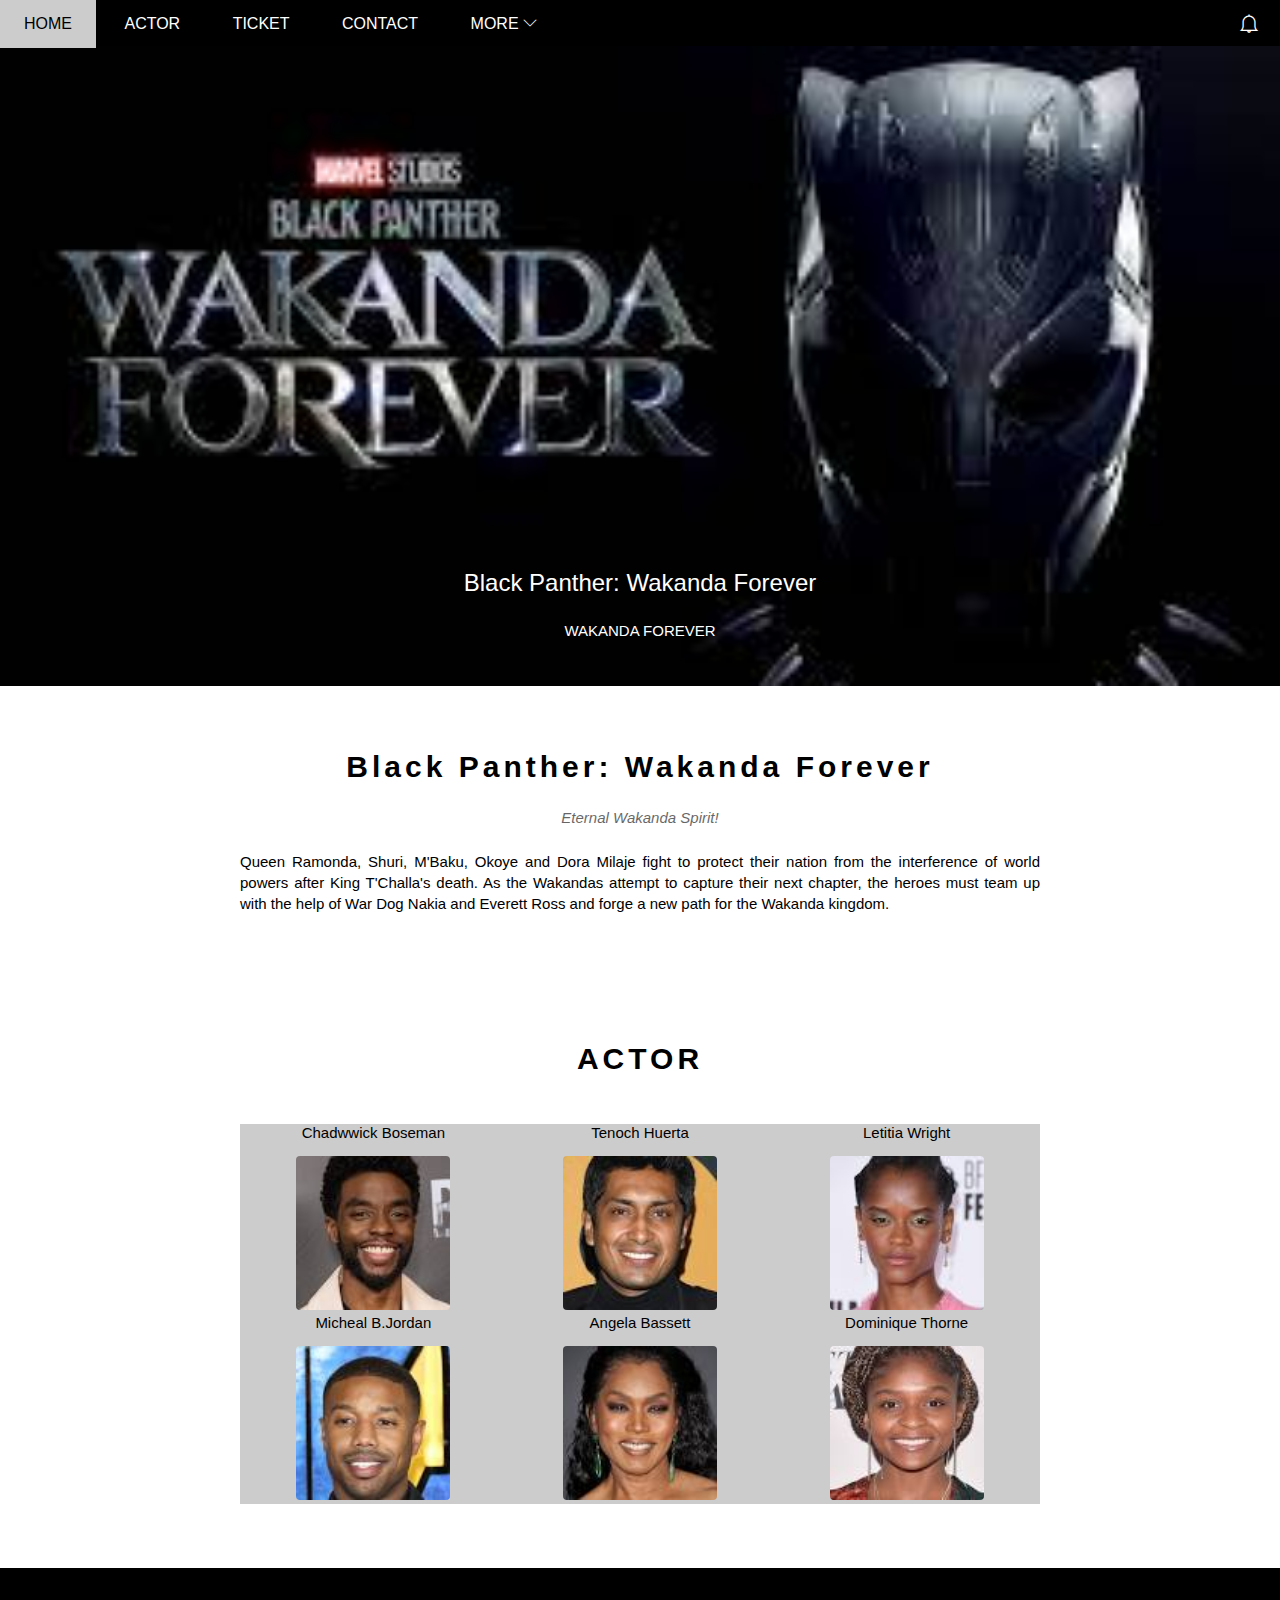
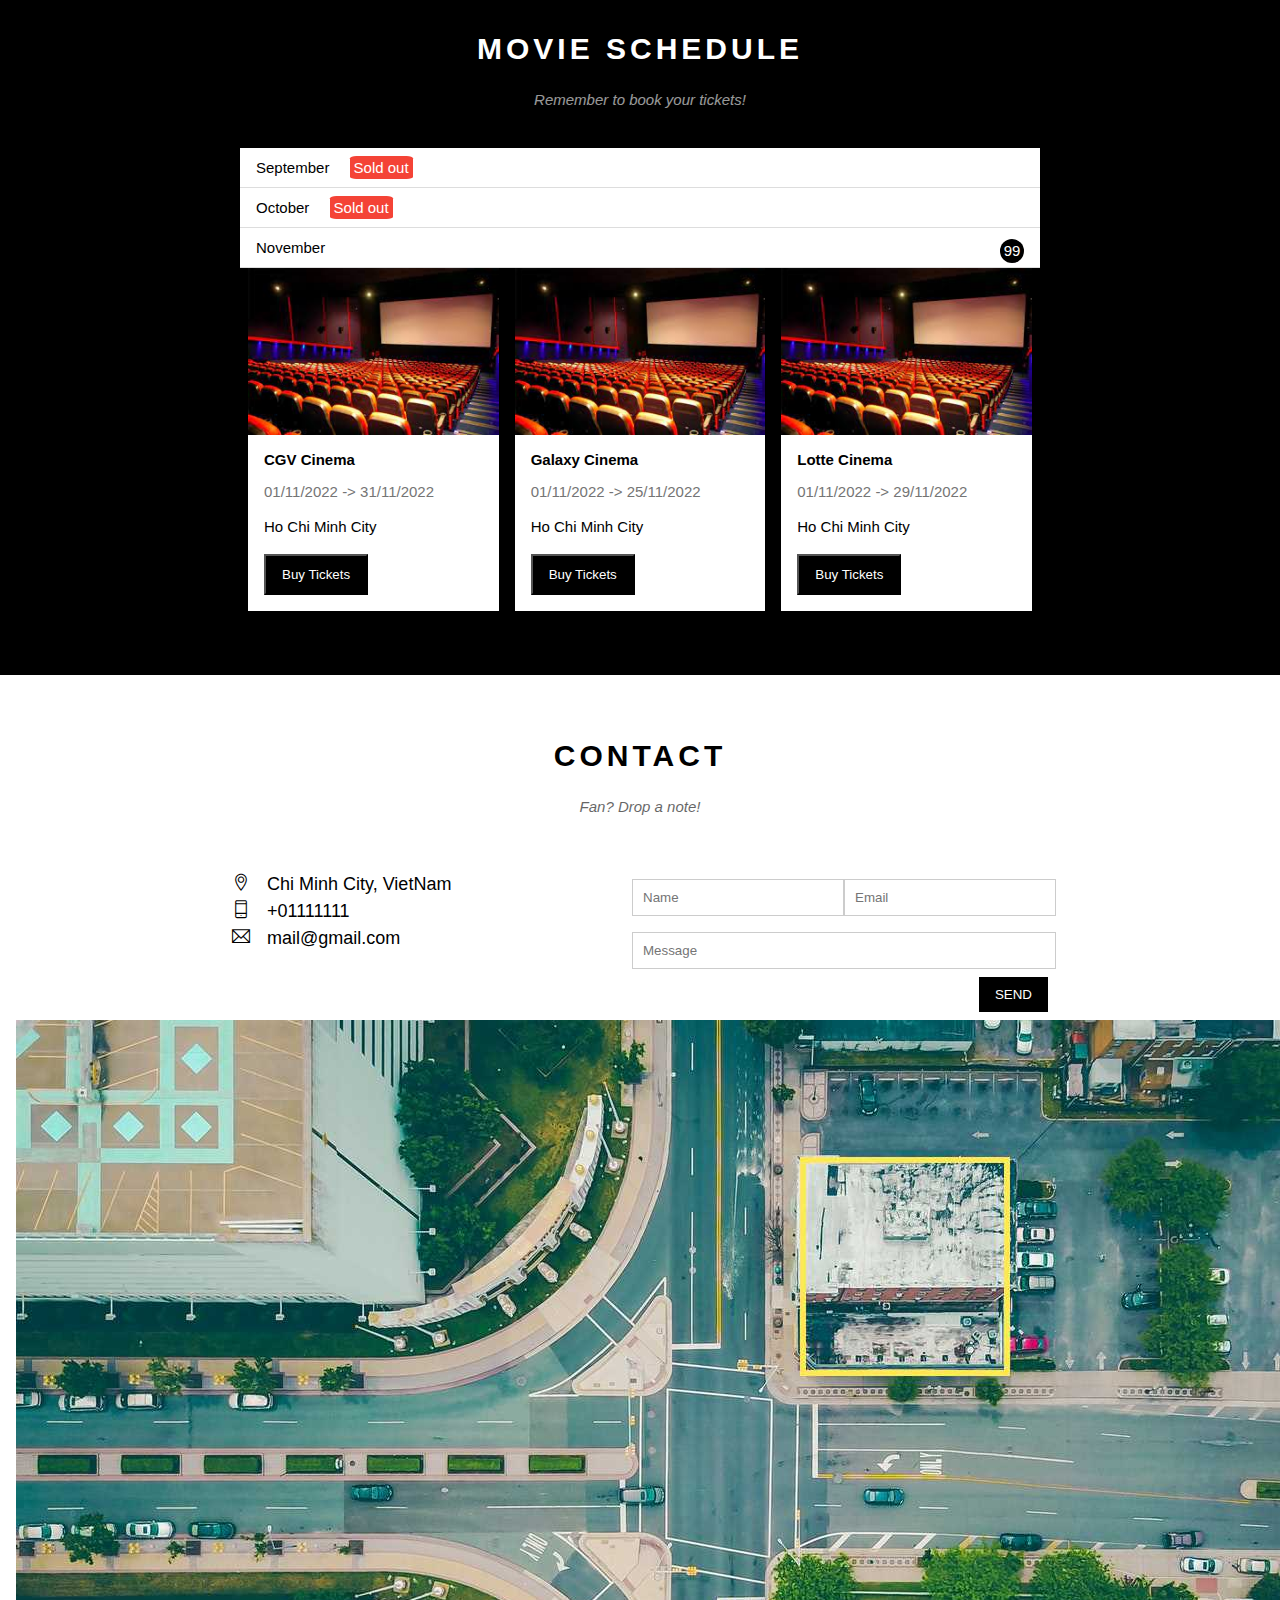
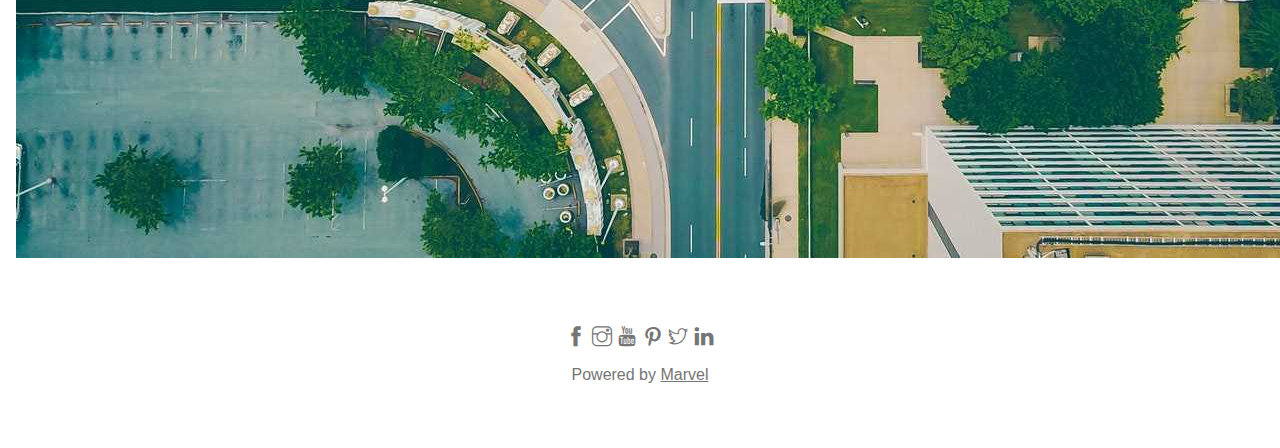
<file: blackpanther.html>
<!DOCTYPE html>
<html lang="en">
<head>
    <meta charset="UTF-8">
    <meta http-equiv="X-UA-Compatible" content="IE=edge">
    <meta name="viewport" content="width=device-width, initial-scale=1.0">
    <title>Đồ án Lập trình Web nhóm 16</title>
    <link rel="stylesheet" href="./assets/css/style.css">
    <link rel="stylesheet" href="./assets/fonts/themify-icons-font/themify-icons/themify-icons.css">
</head>
<body>
    
    <div id="main">
        <div id="header">
            <ul id="nav">
                <li><a href="#">Home</a></li>
                <li><a href="#actor">Actor</a></li>
                <li><a href="#ticket">Ticket</a></li>
                <li><a href="#contact">Contact</a></li>
                <li>
                    <a href="">
                        More
                        <i class="nav-arrow-down ti-angle-down"></i>
                    </a>
                    <ul class="subnav">
                        <li><a href="index.html">Black Adam</a></li>
                        <li><a href="onepiece.html">Onepiece:RED</a></li>
                        <li><a href="violentnight.html">Violent Night</a></li>
                    </ul>
                </li>
            </ul>
            <div class="search-button">
                <i class="search-icon ti-bell"></i>
            </div>
          
        </div>

        <div id="slider3">
            <div class="text-content">
                <h2 class="text-heading">Black Panther: Wakanda Forever</h2>
                <div class="text-description">WAKANDA FOREVER</div>
            </div>
        </div>

        <div id="content">
            <div class="content-section">
                <h2 class="content-heading">Black Panther: Wakanda Forever</h2>
                <p class="content-sub-heading">Eternal Wakanda Spirit!</p>
                <p class="about-text">Queen Ramonda, Shuri, M'Baku, Okoye and Dora Milaje fight to protect their nation from the interference of world powers after King T'Challa's death. As the Wakandas attempt to capture their next chapter, the heroes must team up with the help of War Dog Nakia and Everett Ross and forge a new path for the Wakanda kingdom.</p>
            </div>

            <div id="actor" class="content-section">
                <h2 class="content-heading">ACTOR</h2>
            <div class="member-list">
                <div class="member-item">
                    <div class="member-name">Chadwwick Boseman</div>
                    <img src="/assets/img/actors/chadwick.jpg" alt="" class="member-img">
                </div>

                <div class="member-item">
                    <div class="member-name">Tenoch Huerta</div>
                    <img src="/assets/img/actors/namor.jpg" alt="" class="member-img">
                </div>

                <div class="member-item">
                    <div class="member-name">Letitia Wright</div>
                    <img src="/assets/img/actors/shuri.jpg" alt="" class="member-img">
                </div>

                <div class="member-item">
                    <div class="member-name">Micheal B.Jordan</div>
                    <img src="/assets/img/actors/jordan.jpg" alt="" class="member-img">
                </div>

                <div class="member-item">
                    <div class="member-name">Angela Bassett</div>
                    <img src="/assets/img/actors/ramonda.jpg" alt="" class="member-img">
                </div>

                <div class="member-item">
                    <div class="member-name">Dominique Thorne</div>
                    <img src="/assets/img/actors/thorne.jpg" alt="" class="member-img">
                </div>
                <div class="clear"></div>
            </div>
        </div>
        </div>
            <div id="content">
                <div id="ticket" class="tickets-section">
                    <div class="content-section">
                        <h2 class="content-heading text-white">MOVIE SCHEDULE</h2>
                        <p class="content-sub-heading text-white">Remember to book your tickets!</p>
                        
                        <ul class="tickets-list">
                            <li>September <span class="sold-out">Sold out</span></li>
                            <li>October <span class="sold-out">Sold out</span></li>
                            <li>November <span class="quantity">99</span></li>
                        </ul>
                        <div class="cinema-section">
                            <div class="cinema-item">
                                <img src="/assets/img/cinemas/cinemas.jpg" alt="CGV" class="cinema-img">
                                <div class="cinema-body">
                                    <h3 class="cinema-heading">CGV Cinema</h3>
                                    <p class="cinema-time">01/11/2022 -> 31/11/2022</p>
                                    <p class="cinema-desc">Ho Chi Minh City</p>
                                    <button class="cinema-buy-btn js-buy-ticket">Buy Tickets</button>
                                </div>
                            </div>
    
                            <div class="cinema-item">
                                <img src="/assets/img/cinemas/cinemas.jpg" alt="Galaxy" class="cinema-img">
                                <div class="cinema-body">
                                    <h3 class="cinema-heading">Galaxy Cinema</h3>
                                    <p class="cinema-time">01/11/2022 -> 25/11/2022</p>
                                    <p class="cinema-desc">Ho Chi Minh City</p>
                                    <button class="cinema-buy-btn js-buy-ticket">Buy Tickets</button>
                                </div>
                            </div>
    
                            <div class="cinema-item">
                                <img src="/assets/img/cinemas/cinemas.jpg" alt="Lotte" class="cinema-img">
                                <div class="cinema-body">
                                    <h3 class="cinema-heading">Lotte Cinema</h3>
                                    <p class="cinema-time">01/11/2022 -> 29/11/2022</p>
                                    <p class="cinema-desc">Ho Chi Minh City</p>
                                    <button class="cinema-buy-btn js-buy-ticket">Buy Tickets</button>
                                </div>
                            </div>
                            <div class="clear"></div>
                        </div>          
                    </div>
                </div>
            </div>

            <div id="content">
                <div id="contact" class="content-section">
                    <h2 class="content-heading">CONTACT</h2>
                    <p class="content-sub-heading">Fan? Drop a note!</p>

                    <div class="row contact-content">
                        <div class="col col-half contact-info">
                            <p><i class="ti-location-pin"></i> Chi Minh City, VietNam</p>
                            <p><i class="ti-mobile"></i> +01111111</p>
                            <p><i class="ti-email"></i> mail@gmail.com</p>
                        </div>
                        <div class="col col-half contact-form">
                            <form action="">
                            <div class="row">
                                <div class="col col-half">
                                    <input type="text" name="" placeholder="Name" required id="" class="form-control">
                                </div>
                                <div class="col col-half">
                                    <input type="email" name="" placeholder="Email" required id="" class="form-control">
                                </div>
                            </div>
                            <div class="row">
                                <div class="col col-full">
                                    <input type="text" name="" placeholder="Message" required id="" class="form-control">
                                </div>
                            </div>
                            <button class="form-submit-btn js-contact">SEND</button>
                        </form>
                        </div>
                    </div>                   
                </div>
                <div class="end-slider-section">
                    <img src="/assets/img/footer/map.jpg" alt="">
                </div>
            </div>
    

        <div id="footer">
            <div class="socials-list">
                <a href=""><i class="ti-facebook"></i></a>
                <a href=""><i class="ti-instagram"></i></a>
                <a href=""><i class="ti-youtube"></i></a>
                <a href=""><i class="ti-pinterest"></i></a>
                <a href=""><i class="ti-twitter"></i></a>
                <a href=""><i class="ti-linkedin"></i></a>
            </div>
            <p class="copyright">Powered by <a href="">Marvel</a></p>
        </div>
    <div class="modal js-modal">
        <div class="modal-container">
            <div class="modal-close js-modal-close">
                <i class="ti-close"></i>
            </div>
            <header class="modal-header">
                <i class="modal-icon ti-wallet"></i>
                Tickets
            </header>

            <div class="modal-body">
                <label for="quantity" class="modal-label">
                    <i class="ti-shopping-cart"></i>
                    Tickets, 5$ per person
                </label>
                <input id="quantity" type="text" class="modal-input" placeholder="How many???">

                <label for="date" class="modal-label">
                    <i class="ti-notepad"></i>
                    Date
                </label>
                <input id="date" type="date" class="modal-input" placeholder="">
                <label for="time" class="modal-label">
                    <i class="ti-timer"></i>
                    Time
                    <input id="time" type="text" class="modal-input" placeholder="Choose a time...">
                    <p class="subtime ti-angle-down">
                        <li>8:00 AM - 9:45 AM</li>
                        <li>11:00 AM - 12:45 AM</li>
                        <li>2:00 PM - 3:45 PM</li>
                        <li>5:00 PM - 6:45 PM</li>
                        <li>8:00 PM - 9:45 PM</li>
                    </p>
                </label>

                <label for="email" class="modal-label">
                    <i class="ti-email"></i>
                    Send to
                </label>
                <input id="email" type="text" class="modal-input" placeholder="Enter email......">

                <button id="buy-tickets">
                    Pay <i class="ti-check"></i>
                </button> 
            </div>
            <footer class="modal-footer">
                <p class="modal-help">Need <a href="">help?</a></p>
            </footer>
        </div>
    </div>

    <script>
        const buyBtns = document.querySelectorAll('.js-buy-ticket')
        const modal = document.querySelector('.js-modal')
        const modalClose = document.querySelector('.js-modal-close')
        const sendContact = document.querySelector('js-contact')
        //Hàm hiển thị form mua vé(thêm class open vào modal)
        function showBuyTickets() {
            modal.classList.add('open')
        }
        //Hàm ẩn form mua vé(xóa class open khỏi modal)
        function hideBuyTickets() {
            modal.classList.remove('open')
        }
        //Lặp qua từng thẻ Button và nghe hành vi của click
        for (const buyBtn of buyBtns) {
            buyBtn.addEventListener('click', showBuyTickets)
        }
        //Nghe hành vi click của Button close
        modalClose.addEventListener('click', hideBuyTickets)
        function alertContact() {
            alert('CONTACT WAS SENT !')
        }
        sendContact.addEventListener('click', alertContact)
    </script>

</body>
</html>
</file>
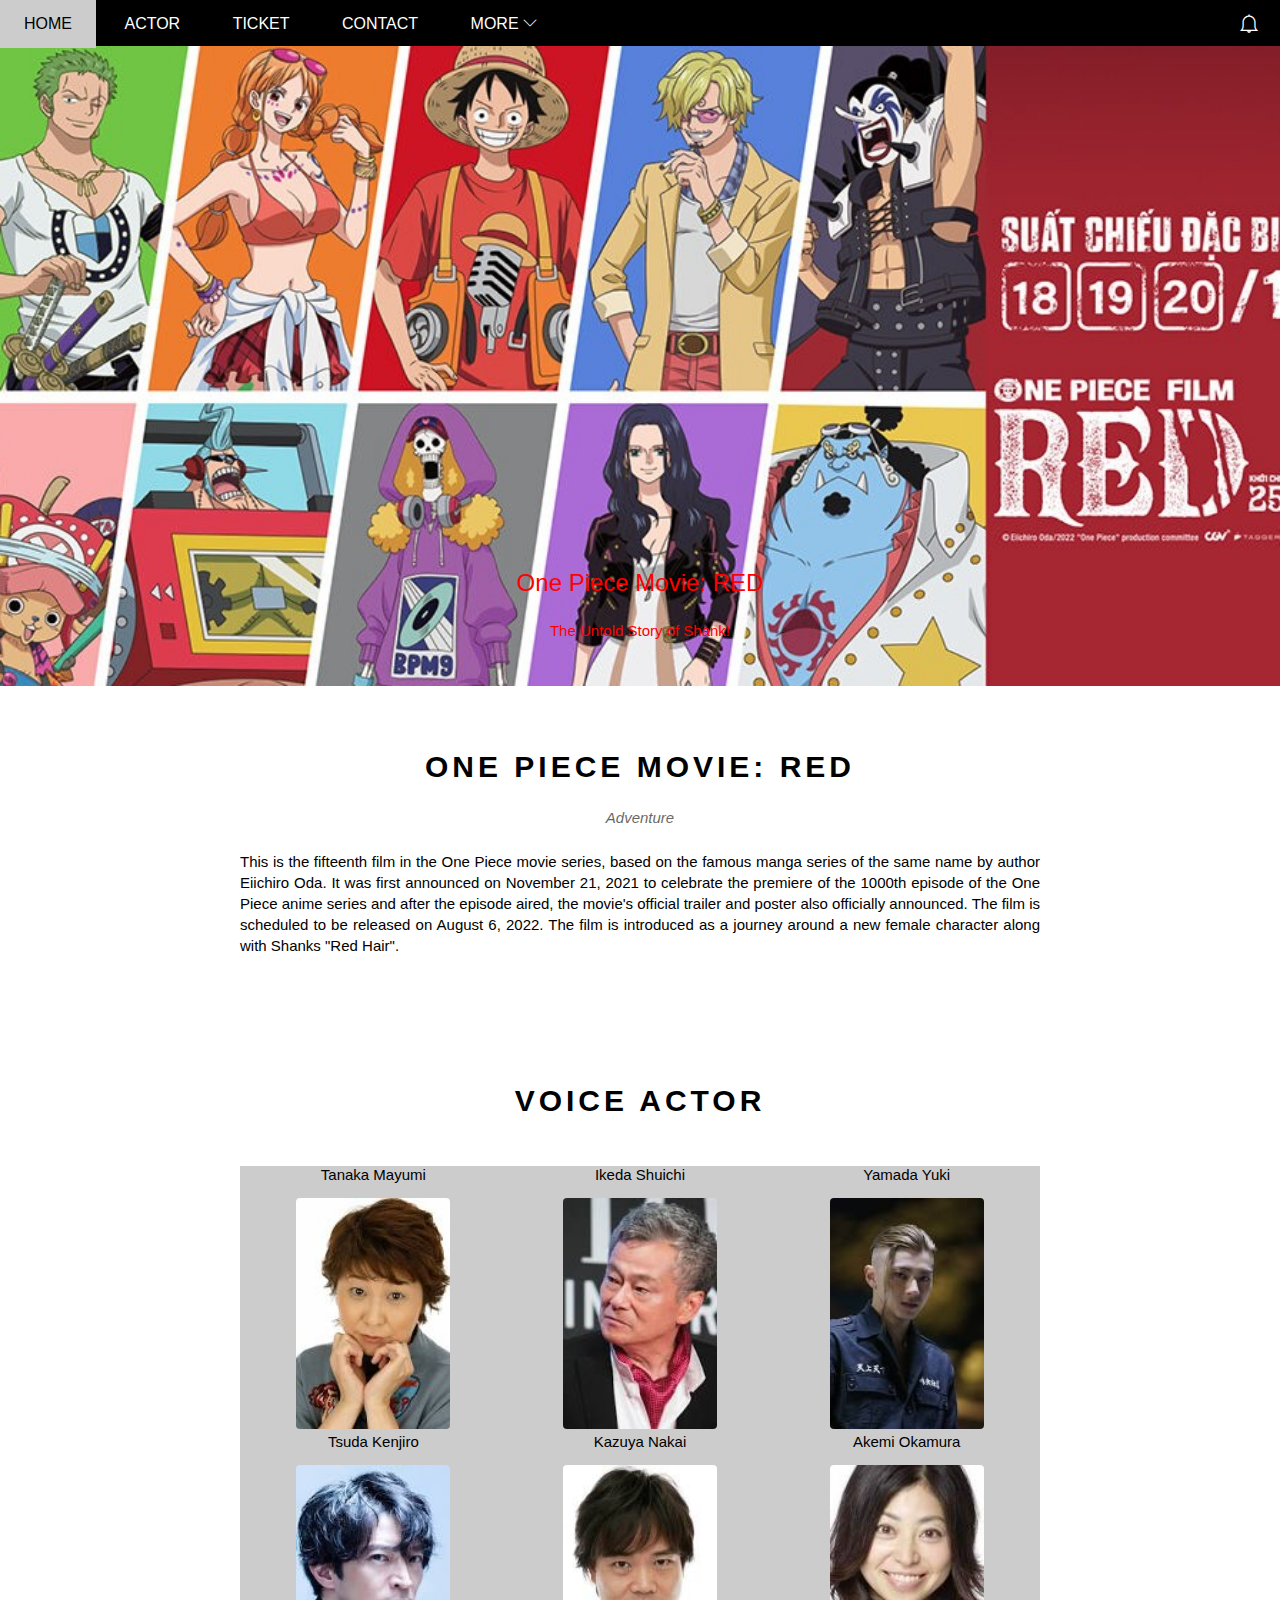
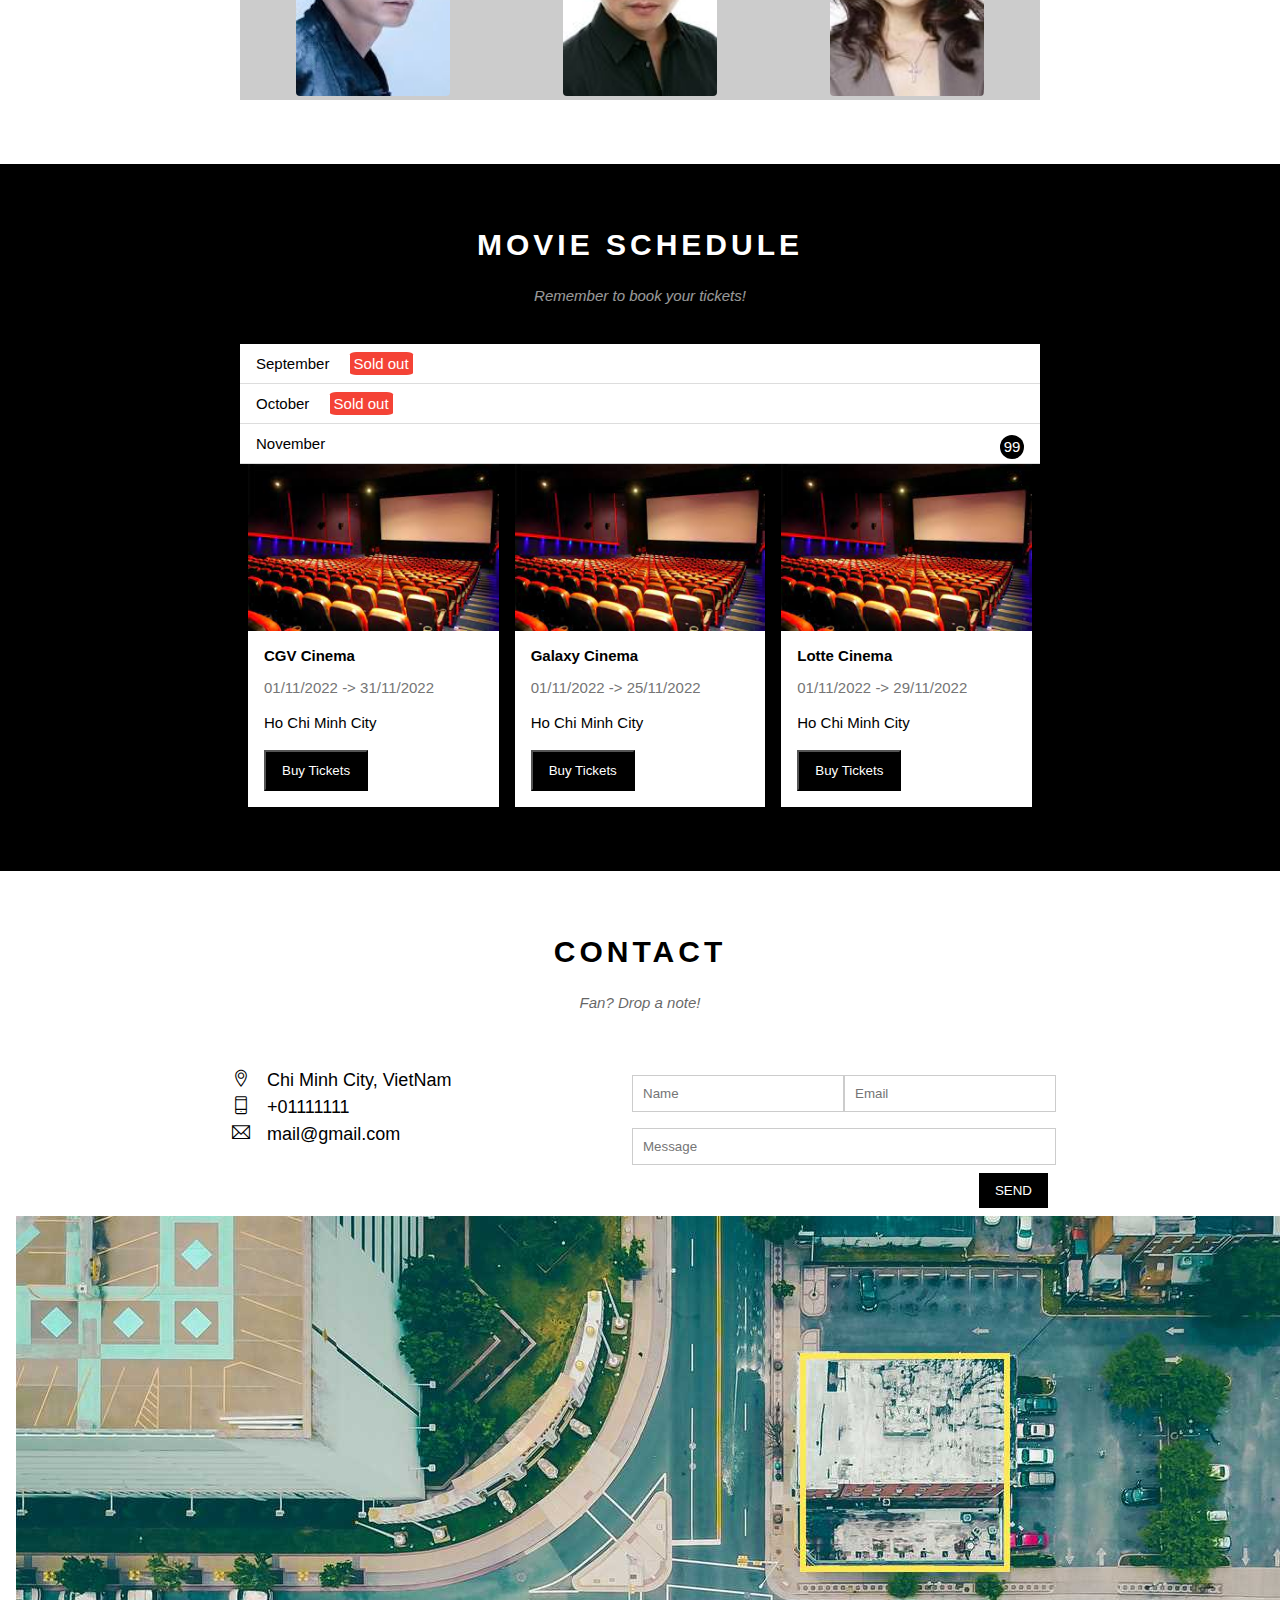
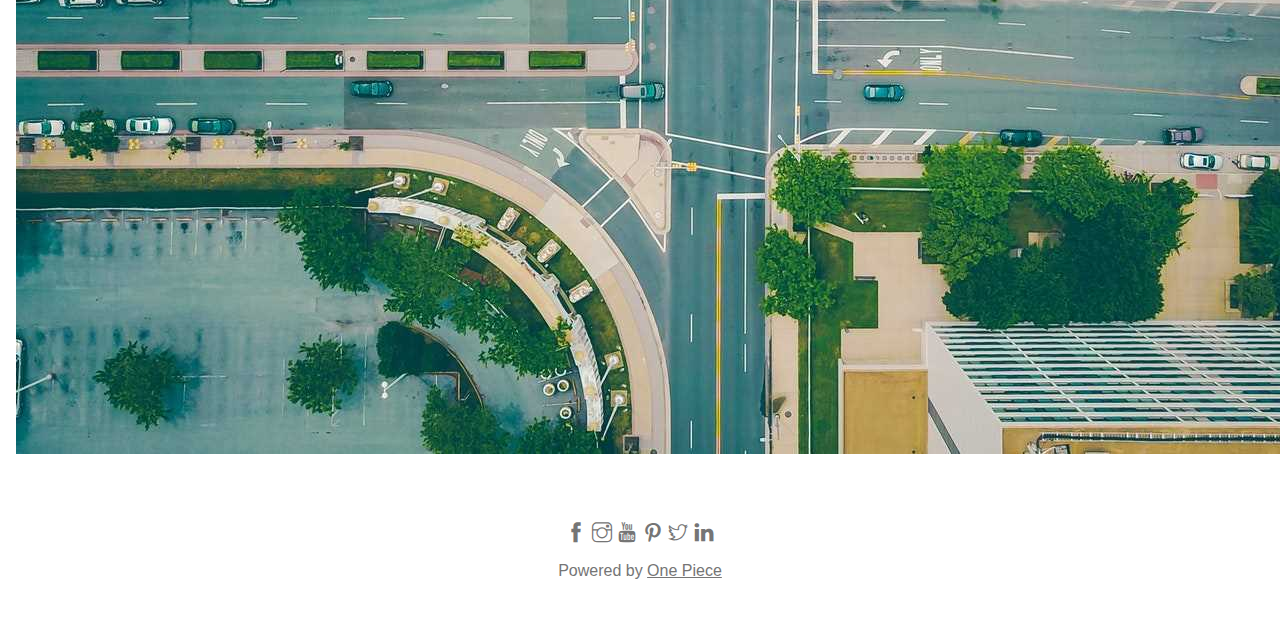
<file: onepiece.html>
<!DOCTYPE html>
<html lang="en">
<head>
    <meta charset="UTF-8">
    <meta http-equiv="X-UA-Compatible" content="IE=edge">
    <meta name="viewport" content="width=device-width, initial-scale=1.0">
    <title>Đồ án Lập trình Web nhóm 16</title>
    <link rel="stylesheet" href="./assets/css/style.css">
    <link rel="stylesheet" href="./assets/fonts/themify-icons-font/themify-icons/themify-icons.css">
</head>
<body>
    
    <div id="main">
        <div id="header">
            <ul id="nav">
                <li><a href="#">Home</a></li>
                <li><a href="#actor">Actor</a></li>
                <li><a href="#ticket">Ticket</a></li>
                <li><a href="#contact">Contact</a></li>
                <li>
                    <a href="">
                        More
                        <i class="nav-arrow-down ti-angle-down"></i>
                    </a>
                    <ul class="subnav">
                        <li><a href="blackpanther.html">Black Panther</a></li>
                        <li><a href="index.html">Black Adam</a></li>
                        <li><a href="violentnight.html">Violent Night</a></li>
                    </ul>
                </li>
            </ul>
            <div class="search-button">
                <i class="search-icon ti-bell"></i>
            </div>
          
        </div>

        <div id="slider2">
            <div class="text-content">
                <h2 class="text-heading">One Piece Movie: RED</h2>
                <div class="text-description">The Untold Story of Shank!</div>
            </div>
        </div>

        <div id="content">
            <div class="content-section">
                <h2 class="content-heading">ONE PIECE MOVIE: RED</h2>
                <p class="content-sub-heading">Adventure</p>
                <p class="about-text">This is the fifteenth film in the One Piece movie series, based on the famous manga series of the same name by author Eiichiro Oda. It was first announced on November 21, 2021 to celebrate the premiere of the 1000th episode of the One Piece anime series and after the episode aired, the movie's official trailer and poster also officially announced. The film is scheduled to be released on August 6, 2022. The film is introduced as a journey around a new female character along with Shanks "Red Hair".</p>
            </div>

            <div id="actor" class="content-section">
                <h2 class="content-heading">VOICE ACTOR</h2>
            <div class="member-list">
                <div class="member-item">
                    <div class="member-name">Tanaka Mayumi</div>
                    <img src="/assets/img/actors/luffy.jpg" alt="" class="member-img">
                </div>

                <div class="member-item">
                    <div class="member-name">Ikeda Shuichi</div>
                    <img src="/assets/img/actors/shanks.jpg" alt="" class="member-img">
                </div>

                <div class="member-item">
                    <div class="member-name">Yamada Yuki</div>
                    <img src="/assets/img/actors/eboshi.jpg" alt="" class="member-img">
                </div>

                <div class="member-item">
                    <div class="member-name">Tsuda Kenjiro</div>
                    <img src="/assets/img/actors/gordon.jpg" alt="" class="member-img">
                </div>

                <div class="member-item">
                    <div class="member-name">Kazuya Nakai</div>
                    <img src="/assets/img/actors/zoro.jpg" alt="" class="member-img">
                </div>

                <div class="member-item">
                    <div class="member-name">Akemi Okamura</div>
                    <img src="/assets/img/actors/nami.jpg" alt="" class="member-img">
                </div>
                <div class="clear"></div>
            </div>
        </div>
        </div>
            <div id="content">
                <div id="ticket" class="tickets-section">
                    <div class="content-section">
                        <h2 class="content-heading text-white">MOVIE SCHEDULE</h2>
                        <p class="content-sub-heading text-white">Remember to book your tickets!</p>
                        
                        <ul class="tickets-list">
                            <li>September <span class="sold-out">Sold out</span></li>
                            <li>October <span class="sold-out">Sold out</span></li>
                            <li>November <span class="quantity">99</span></li>
                        </ul>
                        <div class="cinema-section">
                            <div class="cinema-item">
                                <img src="/assets/img/cinemas/cinemas.jpg" alt="CGV" class="cinema-img">
                                <div class="cinema-body">
                                    <h3 class="cinema-heading">CGV Cinema</h3>
                                    <p class="cinema-time">01/11/2022 -> 31/11/2022</p>
                                    <p class="cinema-desc">Ho Chi Minh City</p>
                                    <button class="cinema-buy-btn js-buy-ticket">Buy Tickets</button>
                                </div>
                            </div>
    
                            <div class="cinema-item">
                                <img src="/assets/img/cinemas/cinemas.jpg" alt="Galaxy" class="cinema-img">
                                <div class="cinema-body">
                                    <h3 class="cinema-heading">Galaxy Cinema</h3>
                                    <p class="cinema-time">01/11/2022 -> 25/11/2022</p>
                                    <p class="cinema-desc">Ho Chi Minh City</p>
                                    <button class="cinema-buy-btn js-buy-ticket">Buy Tickets</button>
                                </div>
                            </div>
    
                            <div class="cinema-item">
                                <img src="/assets/img/cinemas/cinemas.jpg" alt="Lotte" class="cinema-img">
                                <div class="cinema-body">
                                    <h3 class="cinema-heading">Lotte Cinema</h3>
                                    <p class="cinema-time">01/11/2022 -> 29/11/2022</p>
                                    <p class="cinema-desc">Ho Chi Minh City</p>
                                    <button class="cinema-buy-btn js-buy-ticket">Buy Tickets</button>
                                </div>
                            </div>
                            <div class="clear"></div>
                        </div>          
                    </div>
                </div>
            </div>

            <div id="content">
                <div id="contact" class="content-section">
                    <h2 class="content-heading">CONTACT</h2>
                    <p class="content-sub-heading">Fan? Drop a note!</p>

                    <div class="row contact-content">
                        <div class="col col-half contact-info">
                            <p><i class="ti-location-pin"></i> Chi Minh City, VietNam</p>
                            <p><i class="ti-mobile"></i> +01111111</p>
                            <p><i class="ti-email"></i> mail@gmail.com</p>
                        </div>
                        <div class="col col-half contact-form">
                            <form action="">
                            <div class="row">
                                <div class="col col-half">
                                    <input type="text" name="" placeholder="Name" required id="" class="form-control">
                                </div>
                                <div class="col col-half">
                                    <input type="email" name="" placeholder="Email" required id="" class="form-control">
                                </div>
                            </div>
                            <div class="row">
                                <div class="col col-full">
                                    <input type="text" name="" placeholder="Message" required id="" class="form-control">
                                </div>
                            </div>
                            <button class="form-submit-btn js-contact">SEND</button>
                        </form>
                        </div>
                    </div>                   
                </div>
                <div class="end-slider-section">
                    <img src="/assets/img/footer/map.jpg" alt="">
                </div>
            </div>
    

        <div id="footer">
            <div class="socials-list">
                <a href=""><i class="ti-facebook"></i></a>
                <a href=""><i class="ti-instagram"></i></a>
                <a href=""><i class="ti-youtube"></i></a>
                <a href=""><i class="ti-pinterest"></i></a>
                <a href=""><i class="ti-twitter"></i></a>
                <a href=""><i class="ti-linkedin"></i></a>
            </div>
            <p class="copyright">Powered by <a href="">One Piece</a></p>
        </div>
    <div class="modal js-modal">
        <div class="modal-container">
            <div class="modal-close js-modal-close">
                <i class="ti-close"></i>
            </div>
            <header class="modal-header">
                <i class="modal-icon ti-wallet"></i>
                Tickets
            </header>

            <div class="modal-body">
                <label for="quantity" class="modal-label">
                    <i class="ti-shopping-cart"></i>
                    Tickets, 5$ per person
                </label>
                <input id="quantity" type="text" class="modal-input" placeholder="How many???">

                <label for="date" class="modal-label">
                    <i class="ti-notepad"></i>
                    Date
                </label>
                <input id="date" type="date" class="modal-input" placeholder="">
                <label for="time" class="modal-label">
                    <i class="ti-timer"></i>
                    Time
                    <input id="time" type="text" class="modal-input" placeholder="Choose a time...">
                    <p class="subtime ti-angle-down">
                        <li>8:00 AM - 9:45 AM</li>
                        <li>11:00 AM - 12:45 AM</li>
                        <li>2:00 PM - 3:45 PM</li>
                        <li>5:00 PM - 6:45 PM</li>
                        <li>8:00 PM - 9:45 PM</li>
                    </p>
                </label>

                <label for="email" class="modal-label">
                    <i class="ti-email"></i>
                    Send to
                </label>
                <input id="email" type="text" class="modal-input" placeholder="Enter email......">

                <button id="buy-tickets">
                    Pay <i class="ti-check"></i>
                </button> 
            </div>
            <footer class="modal-footer">
                <p class="modal-help">Need <a href="">help?</a></p>
            </footer>
        </div>
    </div>

    <script>
        const buyBtns = document.querySelectorAll('.js-buy-ticket')
        const modal = document.querySelector('.js-modal')
        const modalClose = document.querySelector('.js-modal-close')
        const sendContact = document.querySelector('js-contact')
        //Hàm hiển thị form mua vé(thêm class open vào modal)
        function showBuyTickets() {
            modal.classList.add('open')
        }
        //Hàm ẩn form mua vé(xóa class open khỏi modal)
        function hideBuyTickets() {
            modal.classList.remove('open')
        }
        //Lặp qua từng thẻ Button và nghe hành vi của click
        for (const buyBtn of buyBtns) {
            buyBtn.addEventListener('click', showBuyTickets)
        }
        //Nghe hành vi click của Button close
        modalClose.addEventListener('click', hideBuyTickets)
        function alertContact() {
            alert('CONTACT WAS SENT !')
        }
        sendContact.addEventListener('click', alertContact)
    </script>

</body>
</html>
</file>
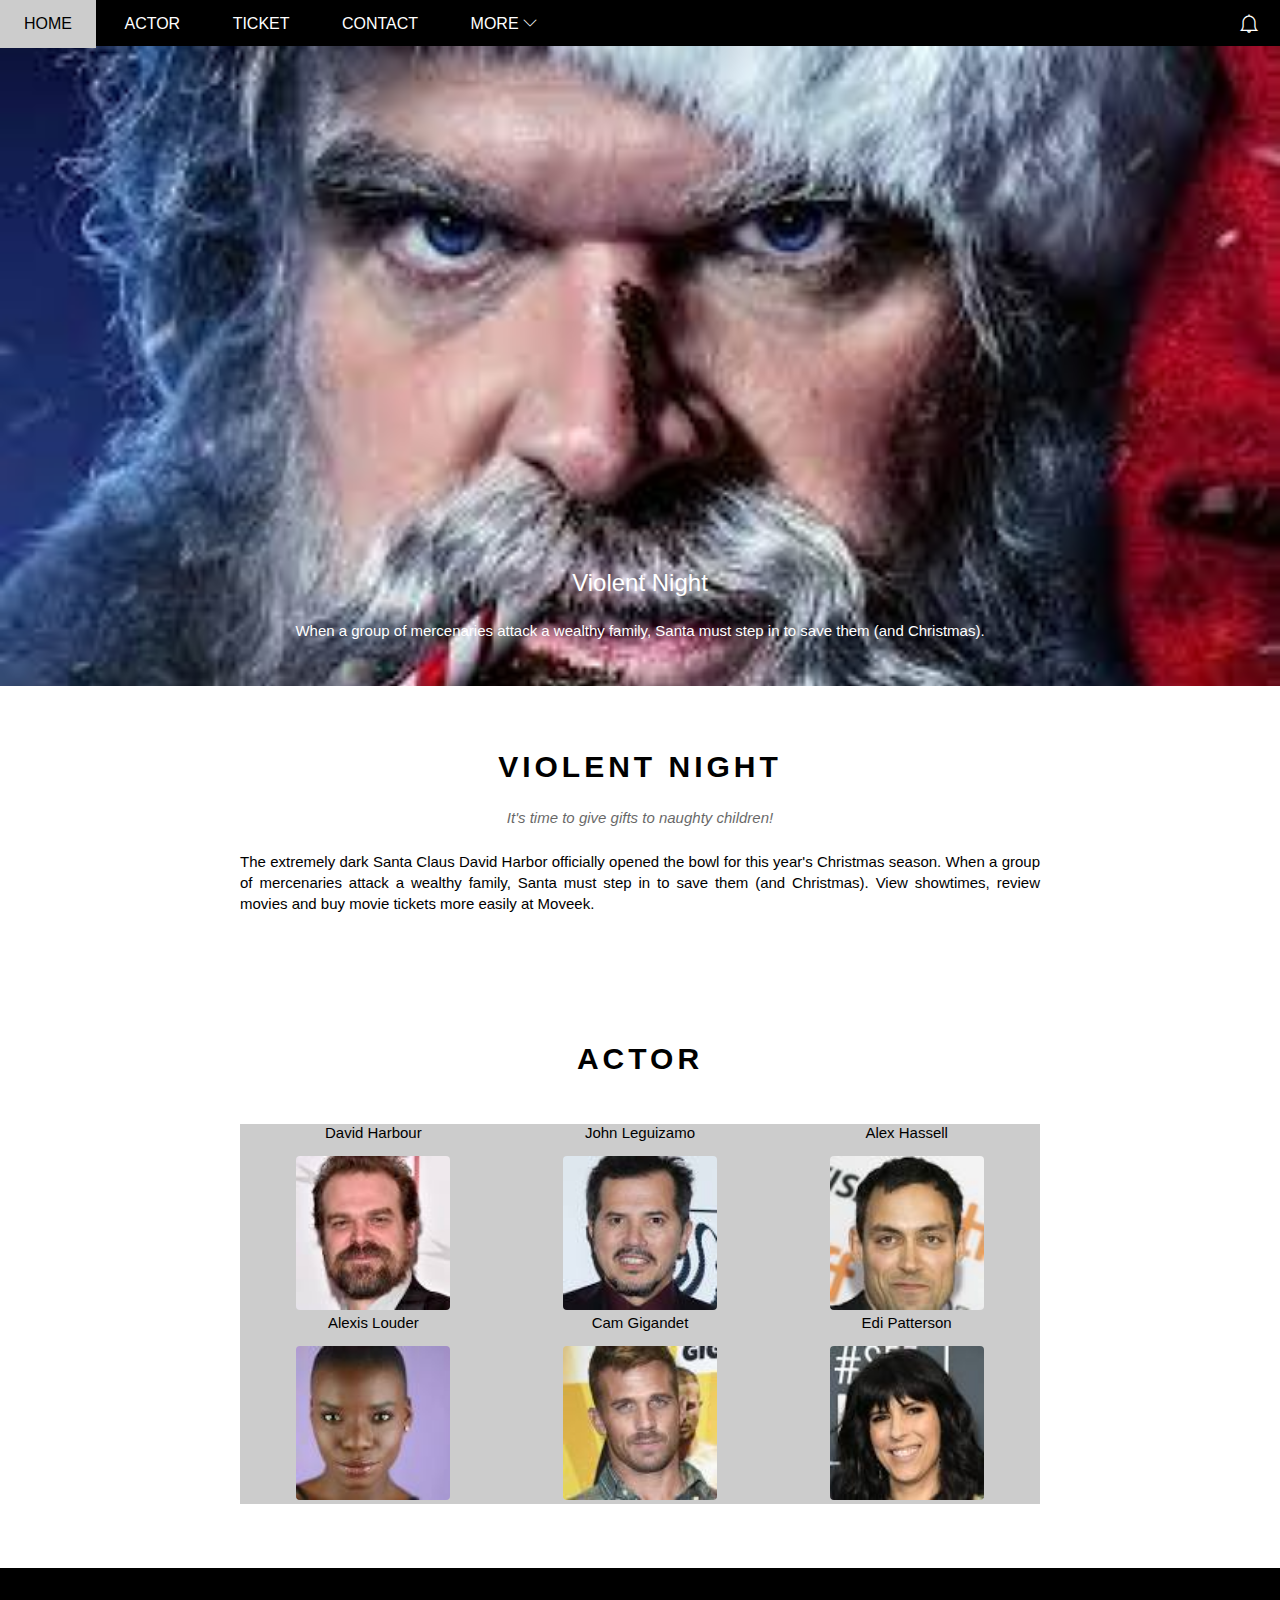
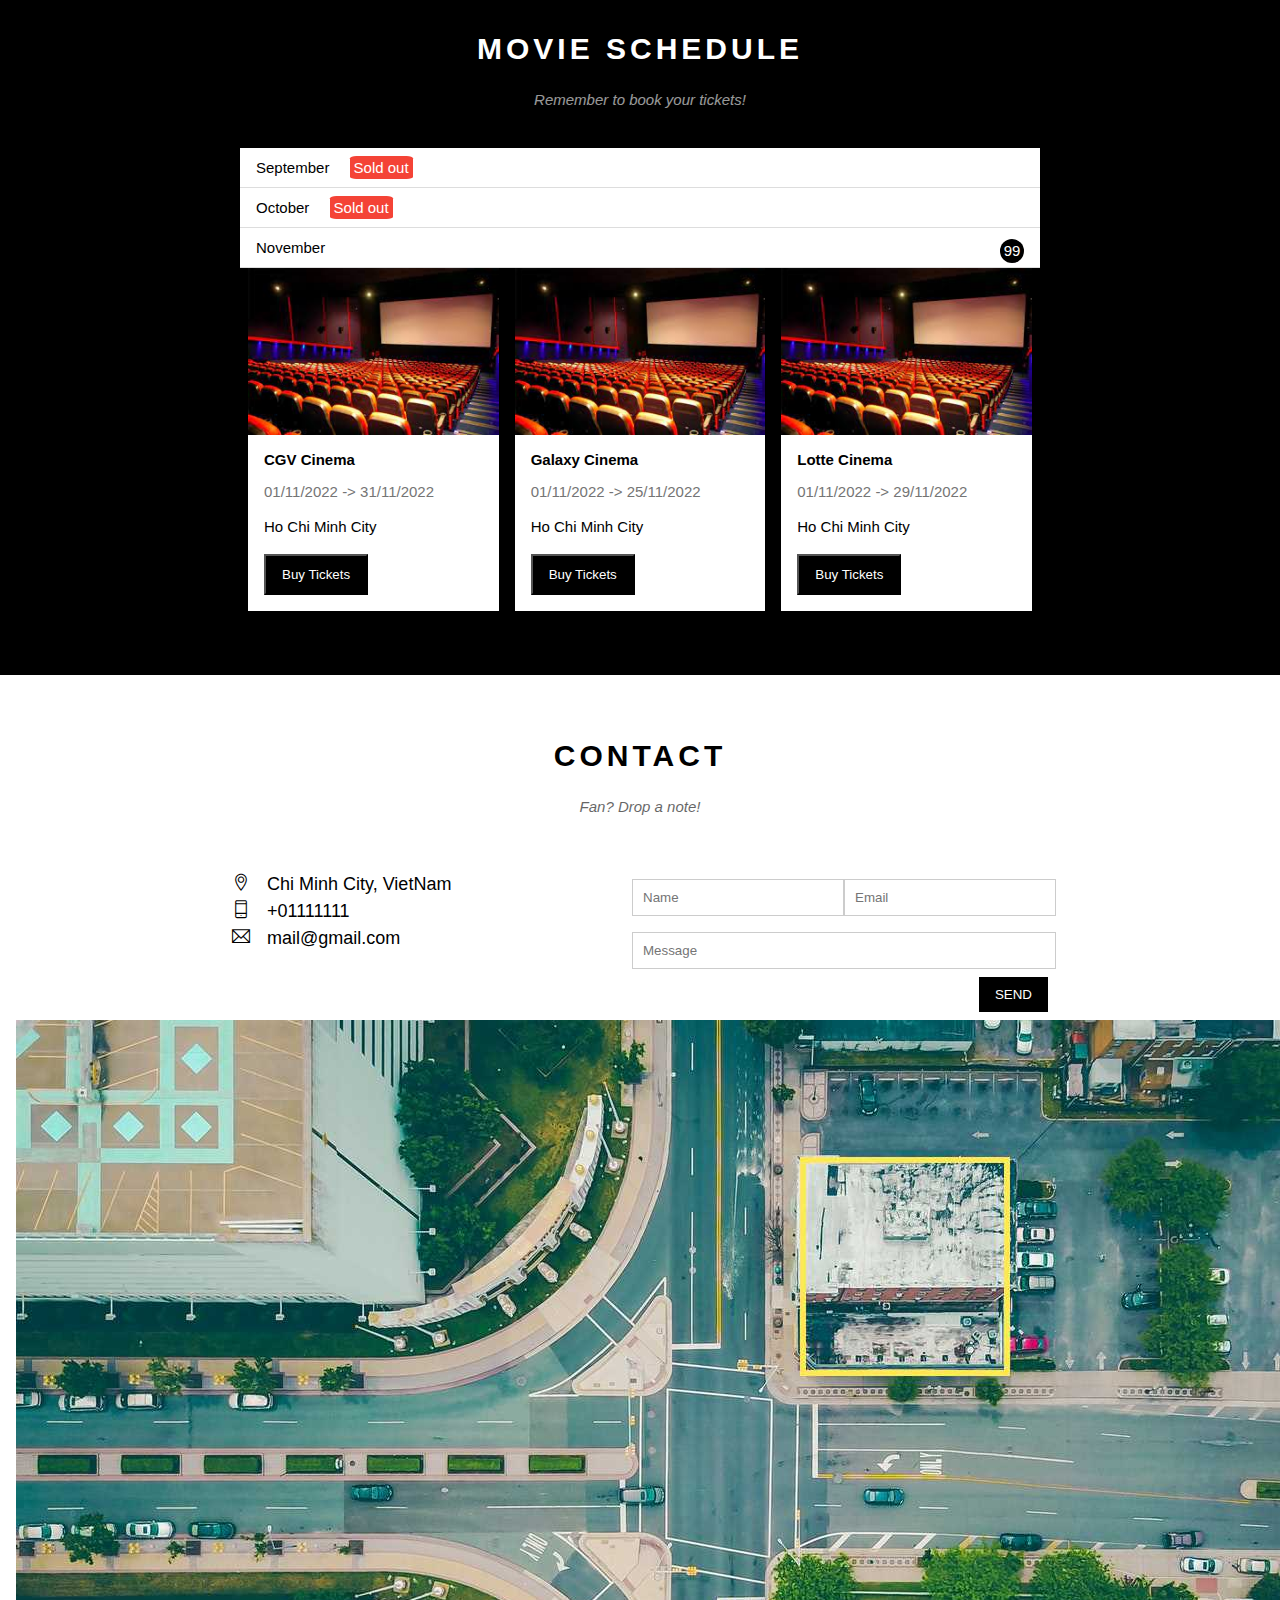
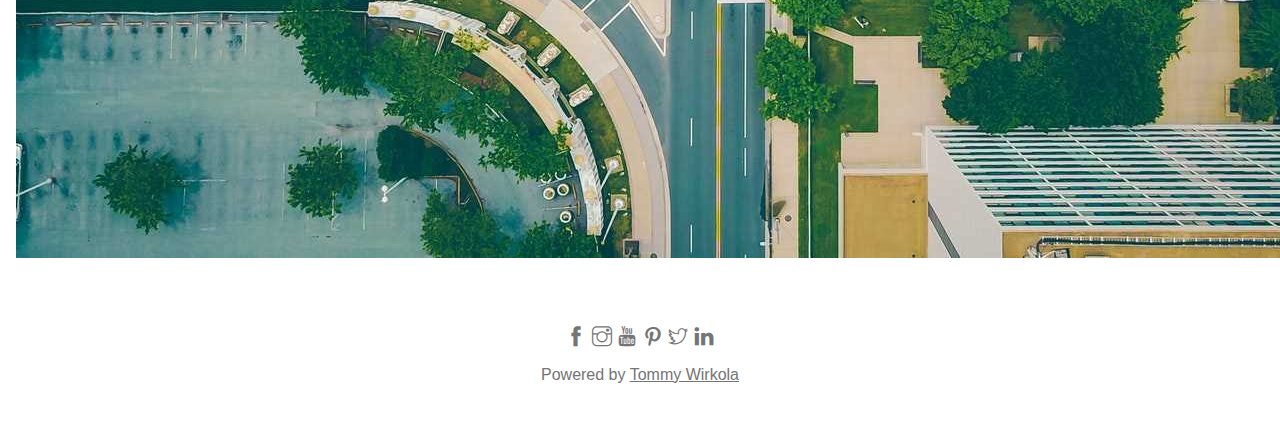
<file: violentnight.html>
<!DOCTYPE html>
<html lang="en">
<head>
    <meta charset="UTF-8">
    <meta http-equiv="X-UA-Compatible" content="IE=edge">
    <meta name="viewport" content="width=device-width, initial-scale=1.0">
    <title>Đồ án Lập trình Web nhóm 16</title>
    <link rel="stylesheet" href="./assets/css/style.css">
    <link rel="stylesheet" href="./assets/fonts/themify-icons-font/themify-icons/themify-icons.css">
</head>
<body>
    
    <div id="main">
        <div id="header">
            <ul id="nav">
                <li><a href="#">Home</a></li>
                <li><a href="#actor">Actor</a></li>
                <li><a href="#ticket">Ticket</a></li>
                <li><a href="#contact">Contact</a></li>
                <li>
                    <a href="">
                        More
                        <i class="nav-arrow-down ti-angle-down"></i>
                    </a>
                    <ul class="subnav">
                        <li><a href="blackpanther.html">Black Panther</a></li>
                        <li><a href="onepiece.html">Onepiece:RED</a></li>
                        <li><a href="index.html">Black Adam</a></li>
                    </ul>
                </li>
            </ul>
            <div class="search-button">
                <i class="search-icon ti-bell"></i>
            </div>
          
        </div>

        <div id="slider4">
            <div class="text-content">
                <h2 class="text-heading">Violent Night</h2>
                <div class="text-description">When a group of mercenaries attack a wealthy family, Santa must step in to save them (and Christmas).</div>
            </div>
        </div>

        <div id="content">
            <div class="content-section">
                <h2 class="content-heading">VIOLENT NIGHT</h2>
                <p class="content-sub-heading">It's time to give gifts to naughty children!</p>
                <p class="about-text">The extremely dark Santa Claus David Harbor officially opened the bowl for this year's Christmas season. When a group of mercenaries attack a wealthy family, Santa must step in to save them (and Christmas). View showtimes, review movies and buy movie tickets more easily at Moveek.</p>
            </div>

            <div id="actor" class="content-section">
                <h2 class="content-heading">ACTOR</h2>
            <div class="member-list">
                <div class="member-item">
                    <div class="member-name">David Harbour</div>
                    <img src="/assets/img/actors/santaclaus.jpg" alt="" class="member-img">
                </div>

                <div class="member-item">
                    <div class="member-name">John Leguizamo</div>
                    <img src="/assets/img/actors/ben.jpg" alt="" class="member-img">
                </div>

                <div class="member-item">
                    <div class="member-name">Alex Hassell</div>
                    <img src="/assets/img/actors/jason.jpg" alt="" class="member-img">
                </div>

                <div class="member-item">
                    <div class="member-name">Alexis Louder</div>
                    <img src="/assets/img/actors/linda.jpg" alt="" class="member-img">
                </div>

                <div class="member-item">
                    <div class="member-name">Cam Gigandet</div>
                    <img src="/assets/img/actors/morgan.jpg" alt="" class="member-img">
                </div>

                <div class="member-item">
                    <div class="member-name">Edi Patterson</div>
                    <img src="/assets/img/actors/alva.jpg" alt="" class="member-img">
                </div>
                <div class="clear"></div>
            </div>
        </div>
        </div>
            <div id="content">
                <div id="ticket" class="tickets-section">
                    <div class="content-section">
                        <h2 class="content-heading text-white">MOVIE SCHEDULE</h2>
                        <p class="content-sub-heading text-white">Remember to book your tickets!</p>
                        
                        <ul class="tickets-list">
                            <li>September <span class="sold-out">Sold out</span></li>
                            <li>October <span class="sold-out">Sold out</span></li>
                            <li>November <span class="quantity">99</span></li>
                        </ul>
                        <div class="cinema-section">
                            <div class="cinema-item">
                                <img src="/assets/img/cinemas/cinemas.jpg" alt="CGV" class="cinema-img">
                                <div class="cinema-body">
                                    <h3 class="cinema-heading">CGV Cinema</h3>
                                    <p class="cinema-time">01/11/2022 -> 31/11/2022</p>
                                    <p class="cinema-desc">Ho Chi Minh City</p>
                                    <button class="cinema-buy-btn js-buy-ticket">Buy Tickets</button>
                                </div>
                            </div>
    
                            <div class="cinema-item">
                                <img src="/assets/img/cinemas/cinemas.jpg" alt="Galaxy" class="cinema-img">
                                <div class="cinema-body">
                                    <h3 class="cinema-heading">Galaxy Cinema</h3>
                                    <p class="cinema-time">01/11/2022 -> 25/11/2022</p>
                                    <p class="cinema-desc">Ho Chi Minh City</p>
                                    <button class="cinema-buy-btn js-buy-ticket">Buy Tickets</button>
                                </div>
                            </div>
    
                            <div class="cinema-item">
                                <img src="/assets/img/cinemas/cinemas.jpg" alt="Lotte" class="cinema-img">
                                <div class="cinema-body">
                                    <h3 class="cinema-heading">Lotte Cinema</h3>
                                    <p class="cinema-time">01/11/2022 -> 29/11/2022</p>
                                    <p class="cinema-desc">Ho Chi Minh City</p>
                                    <button class="cinema-buy-btn js-buy-ticket">Buy Tickets</button>
                                </div>
                            </div>
                            <div class="clear"></div>
                        </div>          
                    </div>
                </div>
            </div>

            <div id="content">
                <div id="contact" class="content-section">
                    <h2 class="content-heading">CONTACT</h2>
                    <p class="content-sub-heading">Fan? Drop a note!</p>

                    <div class="row contact-content">
                        <div class="col col-half contact-info">
                            <p><i class="ti-location-pin"></i> Chi Minh City, VietNam</p>
                            <p><i class="ti-mobile"></i> +01111111</p>
                            <p><i class="ti-email"></i> mail@gmail.com</p>
                        </div>
                        <div class="col col-half contact-form">
                            <form action="">
                            <div class="row">
                                <div class="col col-half">
                                    <input type="text" name="" placeholder="Name" required id="" class="form-control">
                                </div>
                                <div class="col col-half">
                                    <input type="email" name="" placeholder="Email" required id="" class="form-control">
                                </div>
                            </div>
                            <div class="row">
                                <div class="col col-full">
                                    <input type="text" name="" placeholder="Message" required id="" class="form-control">
                                </div>
                            </div>
                            <button class="form-submit-btn js-contact">SEND</button>
                        </form>
                        </div>
                    </div>                   
                </div>
                <div class="end-slider-section">
                    <img src="/assets/img/footer/map.jpg" alt="">
                </div>
            </div>
    

        <div id="footer">
            <div class="socials-list">
                <a href=""><i class="ti-facebook"></i></a>
                <a href=""><i class="ti-instagram"></i></a>
                <a href=""><i class="ti-youtube"></i></a>
                <a href=""><i class="ti-pinterest"></i></a>
                <a href=""><i class="ti-twitter"></i></a>
                <a href=""><i class="ti-linkedin"></i></a>
            </div>
            <p class="copyright">Powered by <a href="">Tommy Wirkola</a></p>
        </div>
    <div class="modal js-modal">
        <div class="modal-container">
            <div class="modal-close js-modal-close">
                <i class="ti-close"></i>
            </div>
            <header class="modal-header">
                <i class="modal-icon ti-wallet"></i>
                Tickets
            </header>

            <div class="modal-body">
                <label for="quantity" class="modal-label">
                    <i class="ti-shopping-cart"></i>
                    Tickets, 5$ per person
                </label>
                <input id="quantity" type="text" class="modal-input" placeholder="How many???">

                <label for="date" class="modal-label">
                    <i class="ti-notepad"></i>
                    Date
                </label>
                <input id="date" type="date" class="modal-input" placeholder="">
                <label for="time" class="modal-label">
                    <i class="ti-timer"></i>
                    Time
                    <input id="time" type="text" class="modal-input" placeholder="Choose a time...">
                    <p class="subtime ti-angle-down">
                        <li>8:00 AM - 9:45 AM</li>
                        <li>11:00 AM - 12:45 AM</li>
                        <li>2:00 PM - 3:45 PM</li>
                        <li>5:00 PM - 6:45 PM</li>
                        <li>8:00 PM - 9:45 PM</li>
                    </p>
                </label>

                <label for="email" class="modal-label">
                    <i class="ti-email"></i>
                    Send to
                </label>
                <input id="email" type="text" class="modal-input" placeholder="Enter email......">

                <button id="buy-tickets">
                    Pay <i class="ti-check"></i>
                </button> 
            </div>
            <footer class="modal-footer">
                <p class="modal-help">Need <a href="">help?</a></p>
            </footer>
        </div>
    </div>

    <script>
        const buyBtns = document.querySelectorAll('.js-buy-ticket')
        const modal = document.querySelector('.js-modal')
        const modalClose = document.querySelector('.js-modal-close')
        const sendContact = document.querySelector('js-contact')
        //Hàm hiển thị form mua vé(thêm class open vào modal)
        function showBuyTickets() {
            modal.classList.add('open')
        }
        //Hàm ẩn form mua vé(xóa class open khỏi modal)
        function hideBuyTickets() {
            modal.classList.remove('open')
        }
        //Lặp qua từng thẻ Button và nghe hành vi của click
        for (const buyBtn of buyBtns) {
            buyBtn.addEventListener('click', showBuyTickets)
        }
        //Nghe hành vi click của Button close
        modalClose.addEventListener('click', hideBuyTickets)
        function alertContact() {
            alert('CONTACT WAS SENT !')
        }
        sendContact.addEventListener('click', alertContact)
    </script>

</body>
</html>
</file>
<file: assets/fonts/themify-icons-font/themify-icons/themify-icons.css>
@font-face {
	font-family: 'themify';
	src:url('fonts/themify.eot?-fvbane');
	src:url('fonts/themify.eot?#iefix-fvbane') format('embedded-opentype'),
		url('fonts/themify.woff?-fvbane') format('woff'),
		url('fonts/themify.ttf?-fvbane') format('truetype'),
		url('fonts/themify.svg?-fvbane#themify') format('svg');
	font-weight: normal;
	font-style: normal;
}

[class^="ti-"], [class*=" ti-"] {
	font-family: 'themify';
	speak: none;
	font-style: normal;
	font-weight: normal;
	font-variant: normal;
	text-transform: none;
	line-height: 1;

	/* Better Font Rendering =========== */
	-webkit-font-smoothing: antialiased;
	-moz-osx-font-smoothing: grayscale;
}

.ti-wand:before {
	content: "\e600";
}
.ti-volume:before {
	content: "\e601";
}
.ti-user:before {
	content: "\e602";
}
.ti-unlock:before {
	content: "\e603";
}
.ti-unlink:before {
	content: "\e604";
}
.ti-trash:before {
	content: "\e605";
}
.ti-thought:before {
	content: "\e606";
}
.ti-target:before {
	content: "\e607";
}
.ti-tag:before {
	content: "\e608";
}
.ti-tablet:before {
	content: "\e609";
}
.ti-star:before {
	content: "\e60a";
}
.ti-spray:before {
	content: "\e60b";
}
.ti-signal:before {
	content: "\e60c";
}
.ti-shopping-cart:before {
	content: "\e60d";
}
.ti-shopping-cart-full:before {
	content: "\e60e";
}
.ti-settings:before {
	content: "\e60f";
}
.ti-search:before {
	content: "\e610";
}
.ti-zoom-in:before {
	content: "\e611";
}
.ti-zoom-out:before {
	content: "\e612";
}
.ti-cut:before {
	content: "\e613";
}
.ti-ruler:before {
	content: "\e614";
}
.ti-ruler-pencil:before {
	content: "\e615";
}
.ti-ruler-alt:before {
	content: "\e616";
}
.ti-bookmark:before {
	content: "\e617";
}
.ti-bookmark-alt:before {
	content: "\e618";
}
.ti-reload:before {
	content: "\e619";
}
.ti-plus:before {
	content: "\e61a";
}
.ti-pin:before {
	content: "\e61b";
}
.ti-pencil:before {
	content: "\e61c";
}
.ti-pencil-alt:before {
	content: "\e61d";
}
.ti-paint-roller:before {
	content: "\e61e";
}
.ti-paint-bucket:before {
	content: "\e61f";
}
.ti-na:before {
	content: "\e620";
}
.ti-mobile:before {
	content: "\e621";
}
.ti-minus:before {
	content: "\e622";
}
.ti-medall:before {
	content: "\e623";
}
.ti-medall-alt:before {
	content: "\e624";
}
.ti-marker:before {
	content: "\e625";
}
.ti-marker-alt:before {
	content: "\e626";
}
.ti-arrow-up:before {
	content: "\e627";
}
.ti-arrow-right:before {
	content: "\e628";
}
.ti-arrow-left:before {
	content: "\e629";
}
.ti-arrow-down:before {
	content: "\e62a";
}
.ti-lock:before {
	content: "\e62b";
}
.ti-location-arrow:before {
	content: "\e62c";
}
.ti-link:before {
	content: "\e62d";
}
.ti-layout:before {
	content: "\e62e";
}
.ti-layers:before {
	content: "\e62f";
}
.ti-layers-alt:before {
	content: "\e630";
}
.ti-key:before {
	content: "\e631";
}
.ti-import:before {
	content: "\e632";
}
.ti-image:before {
	content: "\e633";
}
.ti-heart:before {
	content: "\e634";
}
.ti-heart-broken:before {
	content: "\e635";
}
.ti-hand-stop:before {
	content: "\e636";
}
.ti-hand-open:before {
	content: "\e637";
}
.ti-hand-drag:before {
	content: "\e638";
}
.ti-folder:before {
	content: "\e639";
}
.ti-flag:before {
	content: "\e63a";
}
.ti-flag-alt:before {
	content: "\e63b";
}
.ti-flag-alt-2:before {
	content: "\e63c";
}
.ti-eye:before {
	content: "\e63d";
}
.ti-export:before {
	content: "\e63e";
}
.ti-exchange-vertical:before {
	content: "\e63f";
}
.ti-desktop:before {
	content: "\e640";
}
.ti-cup:before {
	content: "\e641";
}
.ti-crown:before {
	content: "\e642";
}
.ti-comments:before {
	content: "\e643";
}
.ti-comment:before {
	content: "\e644";
}
.ti-comment-alt:before {
	content: "\e645";
}
.ti-close:before {
	content: "\e646";
}
.ti-clip:before {
	content: "\e647";
}
.ti-angle-up:before {
	content: "\e648";
}
.ti-angle-right:before {
	content: "\e649";
}
.ti-angle-left:before {
	content: "\e64a";
}
.ti-angle-down:before {
	content: "\e64b";
}
.ti-check:before {
	content: "\e64c";
}
.ti-check-box:before {
	content: "\e64d";
}
.ti-camera:before {
	content: "\e64e";
}
.ti-announcement:before {
	content: "\e64f";
}
.ti-brush:before {
	content: "\e650";
}
.ti-briefcase:before {
	content: "\e651";
}
.ti-bolt:before {
	content: "\e652";
}
.ti-bolt-alt:before {
	content: "\e653";
}
.ti-blackboard:before {
	content: "\e654";
}
.ti-bag:before {
	content: "\e655";
}
.ti-move:before {
	content: "\e656";
}
.ti-arrows-vertical:before {
	content: "\e657";
}
.ti-arrows-horizontal:before {
	content: "\e658";
}
.ti-fullscreen:before {
	content: "\e659";
}
.ti-arrow-top-right:before {
	content: "\e65a";
}
.ti-arrow-top-left:before {
	content: "\e65b";
}
.ti-arrow-circle-up:before {
	content: "\e65c";
}
.ti-arrow-circle-right:before {
	content: "\e65d";
}
.ti-arrow-circle-left:before {
	content: "\e65e";
}
.ti-arrow-circle-down:before {
	content: "\e65f";
}
.ti-angle-double-up:before {
	content: "\e660";
}
.ti-angle-double-right:before {
	content: "\e661";
}
.ti-angle-double-left:before {
	content: "\e662";
}
.ti-angle-double-down:before {
	content: "\e663";
}
.ti-zip:before {
	content: "\e664";
}
.ti-world:before {
	content: "\e665";
}
.ti-wheelchair:before {
	content: "\e666";
}
.ti-view-list:before {
	content: "\e667";
}
.ti-view-list-alt:before {
	content: "\e668";
}
.ti-view-grid:before {
	content: "\e669";
}
.ti-uppercase:before {
	content: "\e66a";
}
.ti-upload:before {
	content: "\e66b";
}
.ti-underline:before {
	content: "\e66c";
}
.ti-truck:before {
	content: "\e66d";
}
.ti-timer:before {
	content: "\e66e";
}
.ti-ticket:before {
	content: "\e66f";
}
.ti-thumb-up:before {
	content: "\e670";
}
.ti-thumb-down:before {
	content: "\e671";
}
.ti-text:before {
	content: "\e672";
}
.ti-stats-up:before {
	content: "\e673";
}
.ti-stats-down:before {
	content: "\e674";
}
.ti-split-v:before {
	content: "\e675";
}
.ti-split-h:before {
	content: "\e676";
}
.ti-smallcap:before {
	content: "\e677";
}
.ti-shine:before {
	content: "\e678";
}
.ti-shift-right:before {
	content: "\e679";
}
.ti-shift-left:before {
	content: "\e67a";
}
.ti-shield:before {
	content: "\e67b";
}
.ti-notepad:before {
	content: "\e67c";
}
.ti-server:before {
	content: "\e67d";
}
.ti-quote-right:before {
	content: "\e67e";
}
.ti-quote-left:before {
	content: "\e67f";
}
.ti-pulse:before {
	content: "\e680";
}
.ti-printer:before {
	content: "\e681";
}
.ti-power-off:before {
	content: "\e682";
}
.ti-plug:before {
	content: "\e683";
}
.ti-pie-chart:before {
	content: "\e684";
}
.ti-paragraph:before {
	content: "\e685";
}
.ti-panel:before {
	content: "\e686";
}
.ti-package:before {
	content: "\e687";
}
.ti-music:before {
	content: "\e688";
}
.ti-music-alt:before {
	content: "\e689";
}
.ti-mouse:before {
	content: "\e68a";
}
.ti-mouse-alt:before {
	content: "\e68b";
}
.ti-money:before {
	content: "\e68c";
}
.ti-microphone:before {
	content: "\e68d";
}
.ti-menu:before {
	content: "\e68e";
}
.ti-menu-alt:before {
	content: "\e68f";
}
.ti-map:before {
	content: "\e690";
}
.ti-map-alt:before {
	content: "\e691";
}
.ti-loop:before {
	content: "\e692";
}
.ti-location-pin:before {
	content: "\e693";
}
.ti-list:before {
	content: "\e694";
}
.ti-light-bulb:before {
	content: "\e695";
}
.ti-Italic:before {
	content: "\e696";
}
.ti-info:before {
	content: "\e697";
}
.ti-infinite:before {
	content: "\e698";
}
.ti-id-badge:before {
	content: "\e699";
}
.ti-hummer:before {
	content: "\e69a";
}
.ti-home:before {
	content: "\e69b";
}
.ti-help:before {
	content: "\e69c";
}
.ti-headphone:before {
	content: "\e69d";
}
.ti-harddrives:before {
	content: "\e69e";
}
.ti-harddrive:before {
	content: "\e69f";
}
.ti-gift:before {
	content: "\e6a0";
}
.ti-game:before {
	content: "\e6a1";
}
.ti-filter:before {
	content: "\e6a2";
}
.ti-files:before {
	content: "\e6a3";
}
.ti-file:before {
	content: "\e6a4";
}
.ti-eraser:before {
	content: "\e6a5";
}
.ti-envelope:before {
	content: "\e6a6";
}
.ti-download:before {
	content: "\e6a7";
}
.ti-direction:before {
	content: "\e6a8";
}
.ti-direction-alt:before {
	content: "\e6a9";
}
.ti-dashboard:before {
	content: "\e6aa";
}
.ti-control-stop:before {
	content: "\e6ab";
}
.ti-control-shuffle:before {
	content: "\e6ac";
}
.ti-control-play:before {
	content: "\e6ad";
}
.ti-control-pause:before {
	content: "\e6ae";
}
.ti-control-forward:before {
	content: "\e6af";
}
.ti-control-backward:before {
	content: "\e6b0";
}
.ti-cloud:before {
	content: "\e6b1";
}
.ti-cloud-up:before {
	content: "\e6b2";
}
.ti-cloud-down:before {
	content: "\e6b3";
}
.ti-clipboard:before {
	content: "\e6b4";
}
.ti-car:before {
	content: "\e6b5";
}
.ti-calendar:before {
	content: "\e6b6";
}
.ti-book:before {
	content: "\e6b7";
}
.ti-bell:before {
	content: "\e6b8";
}
.ti-basketball:before {
	content: "\e6b9";
}
.ti-bar-chart:before {
	content: "\e6ba";
}
.ti-bar-chart-alt:before {
	content: "\e6bb";
}
.ti-back-right:before {
	content: "\e6bc";
}
.ti-back-left:before {
	content: "\e6bd";
}
.ti-arrows-corner:before {
	content: "\e6be";
}
.ti-archive:before {
	content: "\e6bf";
}
.ti-anchor:before {
	content: "\e6c0";
}
.ti-align-right:before {
	content: "\e6c1";
}
.ti-align-left:before {
	content: "\e6c2";
}
.ti-align-justify:before {
	content: "\e6c3";
}
.ti-align-center:before {
	content: "\e6c4";
}
.ti-alert:before {
	content: "\e6c5";
}
.ti-alarm-clock:before {
	content: "\e6c6";
}
.ti-agenda:before {
	content: "\e6c7";
}
.ti-write:before {
	content: "\e6c8";
}
.ti-window:before {
	content: "\e6c9";
}
.ti-widgetized:before {
	content: "\e6ca";
}
.ti-widget:before {
	content: "\e6cb";
}
.ti-widget-alt:before {
	content: "\e6cc";
}
.ti-wallet:before {
	content: "\e6cd";
}
.ti-video-clapper:before {
	content: "\e6ce";
}
.ti-video-camera:before {
	content: "\e6cf";
}
.ti-vector:before {
	content: "\e6d0";
}
.ti-themify-logo:before {
	content: "\e6d1";
}
.ti-themify-favicon:before {
	content: "\e6d2";
}
.ti-themify-favicon-alt:before {
	content: "\e6d3";
}
.ti-support:before {
	content: "\e6d4";
}
.ti-stamp:before {
	content: "\e6d5";
}
.ti-split-v-alt:before {
	content: "\e6d6";
}
.ti-slice:before {
	content: "\e6d7";
}
.ti-shortcode:before {
	content: "\e6d8";
}
.ti-shift-right-alt:before {
	content: "\e6d9";
}
.ti-shift-left-alt:before {
	content: "\e6da";
}
.ti-ruler-alt-2:before {
	content: "\e6db";
}
.ti-receipt:before {
	content: "\e6dc";
}
.ti-pin2:before {
	content: "\e6dd";
}
.ti-pin-alt:before {
	content: "\e6de";
}
.ti-pencil-alt2:before {
	content: "\e6df";
}
.ti-palette:before {
	content: "\e6e0";
}
.ti-more:before {
	content: "\e6e1";
}
.ti-more-alt:before {
	content: "\e6e2";
}
.ti-microphone-alt:before {
	content: "\e6e3";
}
.ti-magnet:before {
	content: "\e6e4";
}
.ti-line-double:before {
	content: "\e6e5";
}
.ti-line-dotted:before {
	content: "\e6e6";
}
.ti-line-dashed:before {
	content: "\e6e7";
}
.ti-layout-width-full:before {
	content: "\e6e8";
}
.ti-layout-width-default:before {
	content: "\e6e9";
}
.ti-layout-width-default-alt:before {
	content: "\e6ea";
}
.ti-layout-tab:before {
	content: "\e6eb";
}
.ti-layout-tab-window:before {
	content: "\e6ec";
}
.ti-layout-tab-v:before {
	content: "\e6ed";
}
.ti-layout-tab-min:before {
	content: "\e6ee";
}
.ti-layout-slider:before {
	content: "\e6ef";
}
.ti-layout-slider-alt:before {
	content: "\e6f0";
}
.ti-layout-sidebar-right:before {
	content: "\e6f1";
}
.ti-layout-sidebar-none:before {
	content: "\e6f2";
}
.ti-layout-sidebar-left:before {
	content: "\e6f3";
}
.ti-layout-placeholder:before {
	content: "\e6f4";
}
.ti-layout-menu:before {
	content: "\e6f5";
}
.ti-layout-menu-v:before {
	content: "\e6f6";
}
.ti-layout-menu-separated:before {
	content: "\e6f7";
}
.ti-layout-menu-full:before {
	content: "\e6f8";
}
.ti-layout-media-right-alt:before {
	content: "\e6f9";
}
.ti-layout-media-right:before {
	content: "\e6fa";
}
.ti-layout-media-overlay:before {
	content: "\e6fb";
}
.ti-layout-media-overlay-alt:before {
	content: "\e6fc";
}
.ti-layout-media-overlay-alt-2:before {
	content: "\e6fd";
}
.ti-layout-media-left-alt:before {
	content: "\e6fe";
}
.ti-layout-media-left:before {
	content: "\e6ff";
}
.ti-layout-media-center-alt:before {
	content: "\e700";
}
.ti-layout-media-center:before {
	content: "\e701";
}
.ti-layout-list-thumb:before {
	content: "\e702";
}
.ti-layout-list-thumb-alt:before {
	content: "\e703";
}
.ti-layout-list-post:before {
	content: "\e704";
}
.ti-layout-list-large-image:before {
	content: "\e705";
}
.ti-layout-line-solid:before {
	content: "\e706";
}
.ti-layout-grid4:before {
	content: "\e707";
}
.ti-layout-grid3:before {
	content: "\e708";
}
.ti-layout-grid2:before {
	content: "\e709";
}
.ti-layout-grid2-thumb:before {
	content: "\e70a";
}
.ti-layout-cta-right:before {
	content: "\e70b";
}
.ti-layout-cta-left:before {
	content: "\e70c";
}
.ti-layout-cta-center:before {
	content: "\e70d";
}
.ti-layout-cta-btn-right:before {
	content: "\e70e";
}
.ti-layout-cta-btn-left:before {
	content: "\e70f";
}
.ti-layout-column4:before {
	content: "\e710";
}
.ti-layout-column3:before {
	content: "\e711";
}
.ti-layout-column2:before {
	content: "\e712";
}
.ti-layout-accordion-separated:before {
	content: "\e713";
}
.ti-layout-accordion-merged:before {
	content: "\e714";
}
.ti-layout-accordion-list:before {
	content: "\e715";
}
.ti-ink-pen:before {
	content: "\e716";
}
.ti-info-alt:before {
	content: "\e717";
}
.ti-help-alt:before {
	content: "\e718";
}
.ti-headphone-alt:before {
	content: "\e719";
}
.ti-hand-point-up:before {
	content: "\e71a";
}
.ti-hand-point-right:before {
	content: "\e71b";
}
.ti-hand-point-left:before {
	content: "\e71c";
}
.ti-hand-point-down:before {
	content: "\e71d";
}
.ti-gallery:before {
	content: "\e71e";
}
.ti-face-smile:before {
	content: "\e71f";
}
.ti-face-sad:before {
	content: "\e720";
}
.ti-credit-card:before {
	content: "\e721";
}
.ti-control-skip-forward:before {
	content: "\e722";
}
.ti-control-skip-backward:before {
	content: "\e723";
}
.ti-control-record:before {
	content: "\e724";
}
.ti-control-eject:before {
	content: "\e725";
}
.ti-comments-smiley:before {
	content: "\e726";
}
.ti-brush-alt:before {
	content: "\e727";
}
.ti-youtube:before {
	content: "\e728";
}
.ti-vimeo:before {
	content: "\e729";
}
.ti-twitter:before {
	content: "\e72a";
}
.ti-time:before {
	content: "\e72b";
}
.ti-tumblr:before {
	content: "\e72c";
}
.ti-skype:before {
	content: "\e72d";
}
.ti-share:before {
	content: "\e72e";
}
.ti-share-alt:before {
	content: "\e72f";
}
.ti-rocket:before {
	content: "\e730";
}
.ti-pinterest:before {
	content: "\e731";
}
.ti-new-window:before {
	content: "\e732";
}
.ti-microsoft:before {
	content: "\e733";
}
.ti-list-ol:before {
	content: "\e734";
}
.ti-linkedin:before {
	content: "\e735";
}
.ti-layout-sidebar-2:before {
	content: "\e736";
}
.ti-layout-grid4-alt:before {
	content: "\e737";
}
.ti-layout-grid3-alt:before {
	content: "\e738";
}
.ti-layout-grid2-alt:before {
	content: "\e739";
}
.ti-layout-column4-alt:before {
	content: "\e73a";
}
.ti-layout-column3-alt:before {
	content: "\e73b";
}
.ti-layout-column2-alt:before {
	content: "\e73c";
}
.ti-instagram:before {
	content: "\e73d";
}
.ti-google:before {
	content: "\e73e";
}
.ti-github:before {
	content: "\e73f";
}
.ti-flickr:before {
	content: "\e740";
}
.ti-facebook:before {
	content: "\e741";
}
.ti-dropbox:before {
	content: "\e742";
}
.ti-dribbble:before {
	content: "\e743";
}
.ti-apple:before {
	content: "\e744";
}
.ti-android:before {
	content: "\e745";
}
.ti-save:before {
	content: "\e746";
}
.ti-save-alt:before {
	content: "\e747";
}
.ti-yahoo:before {
	content: "\e748";
}
.ti-wordpress:before {
	content: "\e749";
}
.ti-vimeo-alt:before {
	content: "\e74a";
}
.ti-twitter-alt:before {
	content: "\e74b";
}
.ti-tumblr-alt:before {
	content: "\e74c";
}
.ti-trello:before {
	content: "\e74d";
}
.ti-stack-overflow:before {
	content: "\e74e";
}
.ti-soundcloud:before {
	content: "\e74f";
}
.ti-sharethis:before {
	content: "\e750";
}
.ti-sharethis-alt:before {
	content: "\e751";
}
.ti-reddit:before {
	content: "\e752";
}
.ti-pinterest-alt:before {
	content: "\e753";
}
.ti-microsoft-alt:before {
	content: "\e754";
}
.ti-linux:before {
	content: "\e755";
}
.ti-jsfiddle:before {
	content: "\e756";
}
.ti-joomla:before {
	content: "\e757";
}
.ti-html5:before {
	content: "\e758";
}
.ti-flickr-alt:before {
	content: "\e759";
}
.ti-email:before {
	content: "\e75a";
}
.ti-drupal:before {
	content: "\e75b";
}
.ti-dropbox-alt:before {
	content: "\e75c";
}
.ti-css3:before {
	content: "\e75d";
}
.ti-rss:before {
	content: "\e75e";
}
.ti-rss-alt:before {
	content: "\e75f";
}
</file>
<file: assets/fonts/themify-icons-font/themify-icons/demo-files/demo.css>
body {
	font: normal 1em/1.5em Arial, Helvetica, sans-serif;
	max-width: 90%;
	margin: 30px auto 0;
}
h1, h3 {
	font-weight: normal;
}
h3 {
	font-size: 1.4;
	text-transform: uppercase;
	letter-spacing: 1px;
}

.icon-section {
	margin: 0 0 3em;
	clear: both;
	overflow: hidden;
}
.icon-container {
	width: 240px; 
	padding: .7em 0;
	float: left; 
	position: relative;
	text-align: left;
}
.icon-container [class^="ti-"], 
.icon-container [class*=" ti-"] {
	color: #000;
	position: absolute;
	margin-top: 3px;
	transition: .3s;
}
.icon-container:hover [class^="ti-"],
.icon-container:hover [class*=" ti-"] {
	font-size: 2.2em;
	margin-top: -5px;
}
.icon-container:hover .icon-name {
	color: #000;
}
.icon-name {
	color: #aaa;
	margin-left: 35px;
	font-size: .8em;
	transition: .3s;
}
.icon-container:hover .icon-name {
	margin-left: 45px;
}
</file>
<file: assets/fonts/themify-icons-font/themify-icons/ie7/ie7.css>
.ti-wand {
	*zoom: expression(this.runtimeStyle['zoom'] = '1', this.innerHTML = '&#xe600;');
}
.ti-volume {
	*zoom: expression(this.runtimeStyle['zoom'] = '1', this.innerHTML = '&#xe601;');
}
.ti-user {
	*zoom: expression(this.runtimeStyle['zoom'] = '1', this.innerHTML = '&#xe602;');
}
.ti-unlock {
	*zoom: expression(this.runtimeStyle['zoom'] = '1', this.innerHTML = '&#xe603;');
}
.ti-unlink {
	*zoom: expression(this.runtimeStyle['zoom'] = '1', this.innerHTML = '&#xe604;');
}
.ti-trash {
	*zoom: expression(this.runtimeStyle['zoom'] = '1', this.innerHTML = '&#xe605;');
}
.ti-thought {
	*zoom: expression(this.runtimeStyle['zoom'] = '1', this.innerHTML = '&#xe606;');
}
.ti-target {
	*zoom: expression(this.runtimeStyle['zoom'] = '1', this.innerHTML = '&#xe607;');
}
.ti-tag {
	*zoom: expression(this.runtimeStyle['zoom'] = '1', this.innerHTML = '&#xe608;');
}
.ti-tablet {
	*zoom: expression(this.runtimeStyle['zoom'] = '1', this.innerHTML = '&#xe609;');
}
.ti-star {
	*zoom: expression(this.runtimeStyle['zoom'] = '1', this.innerHTML = '&#xe60a;');
}
.ti-spray {
	*zoom: expression(this.runtimeStyle['zoom'] = '1', this.innerHTML = '&#xe60b;');
}
.ti-signal {
	*zoom: expression(this.runtimeStyle['zoom'] = '1', this.innerHTML = '&#xe60c;');
}
.ti-shopping-cart {
	*zoom: expression(this.runtimeStyle['zoom'] = '1', this.innerHTML = '&#xe60d;');
}
.ti-shopping-cart-full {
	*zoom: expression(this.runtimeStyle['zoom'] = '1', this.innerHTML = '&#xe60e;');
}
.ti-settings {
	*zoom: expression(this.runtimeStyle['zoom'] = '1', this.innerHTML = '&#xe60f;');
}
.ti-search {
	*zoom: expression(this.runtimeStyle['zoom'] = '1', this.innerHTML = '&#xe610;');
}
.ti-zoom-in {
	*zoom: expression(this.runtimeStyle['zoom'] = '1', this.innerHTML = '&#xe611;');
}
.ti-zoom-out {
	*zoom: expression(this.runtimeStyle['zoom'] = '1', this.innerHTML = '&#xe612;');
}
.ti-cut {
	*zoom: expression(this.runtimeStyle['zoom'] = '1', this.innerHTML = '&#xe613;');
}
.ti-ruler {
	*zoom: expression(this.runtimeStyle['zoom'] = '1', this.innerHTML = '&#xe614;');
}
.ti-ruler-pencil {
	*zoom: expression(this.runtimeStyle['zoom'] = '1', this.innerHTML = '&#xe615;');
}
.ti-ruler-alt {
	*zoom: expression(this.runtimeStyle['zoom'] = '1', this.innerHTML = '&#xe616;');
}
.ti-bookmark {
	*zoom: expression(this.runtimeStyle['zoom'] = '1', this.innerHTML = '&#xe617;');
}
.ti-bookmark-alt {
	*zoom: expression(this.runtimeStyle['zoom'] = '1', this.innerHTML = '&#xe618;');
}
.ti-reload {
	*zoom: expression(this.runtimeStyle['zoom'] = '1', this.innerHTML = '&#xe619;');
}
.ti-plus {
	*zoom: expression(this.runtimeStyle['zoom'] = '1', this.innerHTML = '&#xe61a;');
}
.ti-pin {
	*zoom: expression(this.runtimeStyle['zoom'] = '1', this.innerHTML = '&#xe61b;');
}
.ti-pencil {
	*zoom: expression(this.runtimeStyle['zoom'] = '1', this.innerHTML = '&#xe61c;');
}
.ti-pencil-alt {
	*zoom: expression(this.runtimeStyle['zoom'] = '1', this.innerHTML = '&#xe61d;');
}
.ti-paint-roller {
	*zoom: expression(this.runtimeStyle['zoom'] = '1', this.innerHTML = '&#xe61e;');
}
.ti-paint-bucket {
	*zoom: expression(this.runtimeStyle['zoom'] = '1', this.innerHTML = '&#xe61f;');
}
.ti-na {
	*zoom: expression(this.runtimeStyle['zoom'] = '1', this.innerHTML = '&#xe620;');
}
.ti-mobile {
	*zoom: expression(this.runtimeStyle['zoom'] = '1', this.innerHTML = '&#xe621;');
}
.ti-minus {
	*zoom: expression(this.runtimeStyle['zoom'] = '1', this.innerHTML = '&#xe622;');
}
.ti-medall {
	*zoom: expression(this.runtimeStyle['zoom'] = '1', this.innerHTML = '&#xe623;');
}
.ti-medall-alt {
	*zoom: expression(this.runtimeStyle['zoom'] = '1', this.innerHTML = '&#xe624;');
}
.ti-marker {
	*zoom: expression(this.runtimeStyle['zoom'] = '1', this.innerHTML = '&#xe625;');
}
.ti-marker-alt {
	*zoom: expression(this.runtimeStyle['zoom'] = '1', this.innerHTML = '&#xe626;');
}
.ti-arrow-up {
	*zoom: expression(this.runtimeStyle['zoom'] = '1', this.innerHTML = '&#xe627;');
}
.ti-arrow-right {
	*zoom: expression(this.runtimeStyle['zoom'] = '1', this.innerHTML = '&#xe628;');
}
.ti-arrow-left {
	*zoom: expression(this.runtimeStyle['zoom'] = '1', this.innerHTML = '&#xe629;');
}
.ti-arrow-down {
	*zoom: expression(this.runtimeStyle['zoom'] = '1', this.innerHTML = '&#xe62a;');
}
.ti-lock {
	*zoom: expression(this.runtimeStyle['zoom'] = '1', this.innerHTML = '&#xe62b;');
}
.ti-location-arrow {
	*zoom: expression(this.runtimeStyle['zoom'] = '1', this.innerHTML = '&#xe62c;');
}
.ti-link {
	*zoom: expression(this.runtimeStyle['zoom'] = '1', this.innerHTML = '&#xe62d;');
}
.ti-layout {
	*zoom: expression(this.runtimeStyle['zoom'] = '1', this.innerHTML = '&#xe62e;');
}
.ti-layers {
	*zoom: expression(this.runtimeStyle['zoom'] = '1', this.innerHTML = '&#xe62f;');
}
.ti-layers-alt {
	*zoom: expression(this.runtimeStyle['zoom'] = '1', this.innerHTML = '&#xe630;');
}
.ti-key {
	*zoom: expression(this.runtimeStyle['zoom'] = '1', this.innerHTML = '&#xe631;');
}
.ti-import {
	*zoom: expression(this.runtimeStyle['zoom'] = '1', this.innerHTML = '&#xe632;');
}
.ti-image {
	*zoom: expression(this.runtimeStyle['zoom'] = '1', this.innerHTML = '&#xe633;');
}
.ti-heart {
	*zoom: expression(this.runtimeStyle['zoom'] = '1', this.innerHTML = '&#xe634;');
}
.ti-heart-broken {
	*zoom: expression(this.runtimeStyle['zoom'] = '1', this.innerHTML = '&#xe635;');
}
.ti-hand-stop {
	*zoom: expression(this.runtimeStyle['zoom'] = '1', this.innerHTML = '&#xe636;');
}
.ti-hand-open {
	*zoom: expression(this.runtimeStyle['zoom'] = '1', this.innerHTML = '&#xe637;');
}
.ti-hand-drag {
	*zoom: expression(this.runtimeStyle['zoom'] = '1', this.innerHTML = '&#xe638;');
}
.ti-folder {
	*zoom: expression(this.runtimeStyle['zoom'] = '1', this.innerHTML = '&#xe639;');
}
.ti-flag {
	*zoom: expression(this.runtimeStyle['zoom'] = '1', this.innerHTML = '&#xe63a;');
}
.ti-flag-alt {
	*zoom: expression(this.runtimeStyle['zoom'] = '1', this.innerHTML = '&#xe63b;');
}
.ti-flag-alt-2 {
	*zoom: expression(this.runtimeStyle['zoom'] = '1', this.innerHTML = '&#xe63c;');
}
.ti-eye {
	*zoom: expression(this.runtimeStyle['zoom'] = '1', this.innerHTML = '&#xe63d;');
}
.ti-export {
	*zoom: expression(this.runtimeStyle['zoom'] = '1', this.innerHTML = '&#xe63e;');
}
.ti-exchange-vertical {
	*zoom: expression(this.runtimeStyle['zoom'] = '1', this.innerHTML = '&#xe63f;');
}
.ti-desktop {
	*zoom: expression(this.runtimeStyle['zoom'] = '1', this.innerHTML = '&#xe640;');
}
.ti-cup {
	*zoom: expression(this.runtimeStyle['zoom'] = '1', this.innerHTML = '&#xe641;');
}
.ti-crown {
	*zoom: expression(this.runtimeStyle['zoom'] = '1', this.innerHTML = '&#xe642;');
}
.ti-comments {
	*zoom: expression(this.runtimeStyle['zoom'] = '1', this.innerHTML = '&#xe643;');
}
.ti-comment {
	*zoom: expression(this.runtimeStyle['zoom'] = '1', this.innerHTML = '&#xe644;');
}
.ti-comment-alt {
	*zoom: expression(this.runtimeStyle['zoom'] = '1', this.innerHTML = '&#xe645;');
}
.ti-close {
	*zoom: expression(this.runtimeStyle['zoom'] = '1', this.innerHTML = '&#xe646;');
}
.ti-clip {
	*zoom: expression(this.runtimeStyle['zoom'] = '1', this.innerHTML = '&#xe647;');
}
.ti-angle-up {
	*zoom: expression(this.runtimeStyle['zoom'] = '1', this.innerHTML = '&#xe648;');
}
.ti-angle-right {
	*zoom: expression(this.runtimeStyle['zoom'] = '1', this.innerHTML = '&#xe649;');
}
.ti-angle-left {
	*zoom: expression(this.runtimeStyle['zoom'] = '1', this.innerHTML = '&#xe64a;');
}
.ti-angle-down {
	*zoom: expression(this.runtimeStyle['zoom'] = '1', this.innerHTML = '&#xe64b;');
}
.ti-check {
	*zoom: expression(this.runtimeStyle['zoom'] = '1', this.innerHTML = '&#xe64c;');
}
.ti-check-box {
	*zoom: expression(this.runtimeStyle['zoom'] = '1', this.innerHTML = '&#xe64d;');
}
.ti-camera {
	*zoom: expression(this.runtimeStyle['zoom'] = '1', this.innerHTML = '&#xe64e;');
}
.ti-announcement {
	*zoom: expression(this.runtimeStyle['zoom'] = '1', this.innerHTML = '&#xe64f;');
}
.ti-brush {
	*zoom: expression(this.runtimeStyle['zoom'] = '1', this.innerHTML = '&#xe650;');
}
.ti-briefcase {
	*zoom: expression(this.runtimeStyle['zoom'] = '1', this.innerHTML = '&#xe651;');
}
.ti-bolt {
	*zoom: expression(this.runtimeStyle['zoom'] = '1', this.innerHTML = '&#xe652;');
}
.ti-bolt-alt {
	*zoom: expression(this.runtimeStyle['zoom'] = '1', this.innerHTML = '&#xe653;');
}
.ti-blackboard {
	*zoom: expression(this.runtimeStyle['zoom'] = '1', this.innerHTML = '&#xe654;');
}
.ti-bag {
	*zoom: expression(this.runtimeStyle['zoom'] = '1', this.innerHTML = '&#xe655;');
}
.ti-move {
	*zoom: expression(this.runtimeStyle['zoom'] = '1', this.innerHTML = '&#xe656;');
}
.ti-arrows-vertical {
	*zoom: expression(this.runtimeStyle['zoom'] = '1', this.innerHTML = '&#xe657;');
}
.ti-arrows-horizontal {
	*zoom: expression(this.runtimeStyle['zoom'] = '1', this.innerHTML = '&#xe658;');
}
.ti-fullscreen {
	*zoom: expression(this.runtimeStyle['zoom'] = '1', this.innerHTML = '&#xe659;');
}
.ti-arrow-top-right {
	*zoom: expression(this.runtimeStyle['zoom'] = '1', this.innerHTML = '&#xe65a;');
}
.ti-arrow-top-left {
	*zoom: expression(this.runtimeStyle['zoom'] = '1', this.innerHTML = '&#xe65b;');
}
.ti-arrow-circle-up {
	*zoom: expression(this.runtimeStyle['zoom'] = '1', this.innerHTML = '&#xe65c;');
}
.ti-arrow-circle-right {
	*zoom: expression(this.runtimeStyle['zoom'] = '1', this.innerHTML = '&#xe65d;');
}
.ti-arrow-circle-left {
	*zoom: expression(this.runtimeStyle['zoom'] = '1', this.innerHTML = '&#xe65e;');
}
.ti-arrow-circle-down {
	*zoom: expression(this.runtimeStyle['zoom'] = '1', this.innerHTML = '&#xe65f;');
}
.ti-angle-double-up {
	*zoom: expression(this.runtimeStyle['zoom'] = '1', this.innerHTML = '&#xe660;');
}
.ti-angle-double-right {
	*zoom: expression(this.runtimeStyle['zoom'] = '1', this.innerHTML = '&#xe661;');
}
.ti-angle-double-left {
	*zoom: expression(this.runtimeStyle['zoom'] = '1', this.innerHTML = '&#xe662;');
}
.ti-angle-double-down {
	*zoom: expression(this.runtimeStyle['zoom'] = '1', this.innerHTML = '&#xe663;');
}
.ti-zip {
	*zoom: expression(this.runtimeStyle['zoom'] = '1', this.innerHTML = '&#xe664;');
}
.ti-world {
	*zoom: expression(this.runtimeStyle['zoom'] = '1', this.innerHTML = '&#xe665;');
}
.ti-wheelchair {
	*zoom: expression(this.runtimeStyle['zoom'] = '1', this.innerHTML = '&#xe666;');
}
.ti-view-list {
	*zoom: expression(this.runtimeStyle['zoom'] = '1', this.innerHTML = '&#xe667;');
}
.ti-view-list-alt {
	*zoom: expression(this.runtimeStyle['zoom'] = '1', this.innerHTML = '&#xe668;');
}
.ti-view-grid {
	*zoom: expression(this.runtimeStyle['zoom'] = '1', this.innerHTML = '&#xe669;');
}
.ti-uppercase {
	*zoom: expression(this.runtimeStyle['zoom'] = '1', this.innerHTML = '&#xe66a;');
}
.ti-upload {
	*zoom: expression(this.runtimeStyle['zoom'] = '1', this.innerHTML = '&#xe66b;');
}
.ti-underline {
	*zoom: expression(this.runtimeStyle['zoom'] = '1', this.innerHTML = '&#xe66c;');
}
.ti-truck {
	*zoom: expression(this.runtimeStyle['zoom'] = '1', this.innerHTML = '&#xe66d;');
}
.ti-timer {
	*zoom: expression(this.runtimeStyle['zoom'] = '1', this.innerHTML = '&#xe66e;');
}
.ti-ticket {
	*zoom: expression(this.runtimeStyle['zoom'] = '1', this.innerHTML = '&#xe66f;');
}
.ti-thumb-up {
	*zoom: expression(this.runtimeStyle['zoom'] = '1', this.innerHTML = '&#xe670;');
}
.ti-thumb-down {
	*zoom: expression(this.runtimeStyle['zoom'] = '1', this.innerHTML = '&#xe671;');
}
.ti-text {
	*zoom: expression(this.runtimeStyle['zoom'] = '1', this.innerHTML = '&#xe672;');
}
.ti-stats-up {
	*zoom: expression(this.runtimeStyle['zoom'] = '1', this.innerHTML = '&#xe673;');
}
.ti-stats-down {
	*zoom: expression(this.runtimeStyle['zoom'] = '1', this.innerHTML = '&#xe674;');
}
.ti-split-v {
	*zoom: expression(this.runtimeStyle['zoom'] = '1', this.innerHTML = '&#xe675;');
}
.ti-split-h {
	*zoom: expression(this.runtimeStyle['zoom'] = '1', this.innerHTML = '&#xe676;');
}
.ti-smallcap {
	*zoom: expression(this.runtimeStyle['zoom'] = '1', this.innerHTML = '&#xe677;');
}
.ti-shine {
	*zoom: expression(this.runtimeStyle['zoom'] = '1', this.innerHTML = '&#xe678;');
}
.ti-shift-right {
	*zoom: expression(this.runtimeStyle['zoom'] = '1', this.innerHTML = '&#xe679;');
}
.ti-shift-left {
	*zoom: expression(this.runtimeStyle['zoom'] = '1', this.innerHTML = '&#xe67a;');
}
.ti-shield {
	*zoom: expression(this.runtimeStyle['zoom'] = '1', this.innerHTML = '&#xe67b;');
}
.ti-notepad {
	*zoom: expression(this.runtimeStyle['zoom'] = '1', this.innerHTML = '&#xe67c;');
}
.ti-server {
	*zoom: expression(this.runtimeStyle['zoom'] = '1', this.innerHTML = '&#xe67d;');
}
.ti-quote-right {
	*zoom: expression(this.runtimeStyle['zoom'] = '1', this.innerHTML = '&#xe67e;');
}
.ti-quote-left {
	*zoom: expression(this.runtimeStyle['zoom'] = '1', this.innerHTML = '&#xe67f;');
}
.ti-pulse {
	*zoom: expression(this.runtimeStyle['zoom'] = '1', this.innerHTML = '&#xe680;');
}
.ti-printer {
	*zoom: expression(this.runtimeStyle['zoom'] = '1', this.innerHTML = '&#xe681;');
}
.ti-power-off {
	*zoom: expression(this.runtimeStyle['zoom'] = '1', this.innerHTML = '&#xe682;');
}
.ti-plug {
	*zoom: expression(this.runtimeStyle['zoom'] = '1', this.innerHTML = '&#xe683;');
}
.ti-pie-chart {
	*zoom: expression(this.runtimeStyle['zoom'] = '1', this.innerHTML = '&#xe684;');
}
.ti-paragraph {
	*zoom: expression(this.runtimeStyle['zoom'] = '1', this.innerHTML = '&#xe685;');
}
.ti-panel {
	*zoom: expression(this.runtimeStyle['zoom'] = '1', this.innerHTML = '&#xe686;');
}
.ti-package {
	*zoom: expression(this.runtimeStyle['zoom'] = '1', this.innerHTML = '&#xe687;');
}
.ti-music {
	*zoom: expression(this.runtimeStyle['zoom'] = '1', this.innerHTML = '&#xe688;');
}
.ti-music-alt {
	*zoom: expression(this.runtimeStyle['zoom'] = '1', this.innerHTML = '&#xe689;');
}
.ti-mouse {
	*zoom: expression(this.runtimeStyle['zoom'] = '1', this.innerHTML = '&#xe68a;');
}
.ti-mouse-alt {
	*zoom: expression(this.runtimeStyle['zoom'] = '1', this.innerHTML = '&#xe68b;');
}
.ti-money {
	*zoom: expression(this.runtimeStyle['zoom'] = '1', this.innerHTML = '&#xe68c;');
}
.ti-microphone {
	*zoom: expression(this.runtimeStyle['zoom'] = '1', this.innerHTML = '&#xe68d;');
}
.ti-menu {
	*zoom: expression(this.runtimeStyle['zoom'] = '1', this.innerHTML = '&#xe68e;');
}
.ti-menu-alt {
	*zoom: expression(this.runtimeStyle['zoom'] = '1', this.innerHTML = '&#xe68f;');
}
.ti-map {
	*zoom: expression(this.runtimeStyle['zoom'] = '1', this.innerHTML = '&#xe690;');
}
.ti-map-alt {
	*zoom: expression(this.runtimeStyle['zoom'] = '1', this.innerHTML = '&#xe691;');
}
.ti-loop {
	*zoom: expression(this.runtimeStyle['zoom'] = '1', this.innerHTML = '&#xe692;');
}
.ti-location-pin {
	*zoom: expression(this.runtimeStyle['zoom'] = '1', this.innerHTML = '&#xe693;');
}
.ti-list {
	*zoom: expression(this.runtimeStyle['zoom'] = '1', this.innerHTML = '&#xe694;');
}
.ti-light-bulb {
	*zoom: expression(this.runtimeStyle['zoom'] = '1', this.innerHTML = '&#xe695;');
}
.ti-Italic {
	*zoom: expression(this.runtimeStyle['zoom'] = '1', this.innerHTML = '&#xe696;');
}
.ti-info {
	*zoom: expression(this.runtimeStyle['zoom'] = '1', this.innerHTML = '&#xe697;');
}
.ti-infinite {
	*zoom: expression(this.runtimeStyle['zoom'] = '1', this.innerHTML = '&#xe698;');
}
.ti-id-badge {
	*zoom: expression(this.runtimeStyle['zoom'] = '1', this.innerHTML = '&#xe699;');
}
.ti-hummer {
	*zoom: expression(this.runtimeStyle['zoom'] = '1', this.innerHTML = '&#xe69a;');
}
.ti-home {
	*zoom: expression(this.runtimeStyle['zoom'] = '1', this.innerHTML = '&#xe69b;');
}
.ti-help {
	*zoom: expression(this.runtimeStyle['zoom'] = '1', this.innerHTML = '&#xe69c;');
}
.ti-headphone {
	*zoom: expression(this.runtimeStyle['zoom'] = '1', this.innerHTML = '&#xe69d;');
}
.ti-harddrives {
	*zoom: expression(this.runtimeStyle['zoom'] = '1', this.innerHTML = '&#xe69e;');
}
.ti-harddrive {
	*zoom: expression(this.runtimeStyle['zoom'] = '1', this.innerHTML = '&#xe69f;');
}
.ti-gift {
	*zoom: expression(this.runtimeStyle['zoom'] = '1', this.innerHTML = '&#xe6a0;');
}
.ti-game {
	*zoom: expression(this.runtimeStyle['zoom'] = '1', this.innerHTML = '&#xe6a1;');
}
.ti-filter {
	*zoom: expression(this.runtimeStyle['zoom'] = '1', this.innerHTML = '&#xe6a2;');
}
.ti-files {
	*zoom: expression(this.runtimeStyle['zoom'] = '1', this.innerHTML = '&#xe6a3;');
}
.ti-file {
	*zoom: expression(this.runtimeStyle['zoom'] = '1', this.innerHTML = '&#xe6a4;');
}
.ti-eraser {
	*zoom: expression(this.runtimeStyle['zoom'] = '1', this.innerHTML = '&#xe6a5;');
}
.ti-envelope {
	*zoom: expression(this.runtimeStyle['zoom'] = '1', this.innerHTML = '&#xe6a6;');
}
.ti-download {
	*zoom: expression(this.runtimeStyle['zoom'] = '1', this.innerHTML = '&#xe6a7;');
}
.ti-direction {
	*zoom: expression(this.runtimeStyle['zoom'] = '1', this.innerHTML = '&#xe6a8;');
}
.ti-direction-alt {
	*zoom: expression(this.runtimeStyle['zoom'] = '1', this.innerHTML = '&#xe6a9;');
}
.ti-dashboard {
	*zoom: expression(this.runtimeStyle['zoom'] = '1', this.innerHTML = '&#xe6aa;');
}
.ti-control-stop {
	*zoom: expression(this.runtimeStyle['zoom'] = '1', this.innerHTML = '&#xe6ab;');
}
.ti-control-shuffle {
	*zoom: expression(this.runtimeStyle['zoom'] = '1', this.innerHTML = '&#xe6ac;');
}
.ti-control-play {
	*zoom: expression(this.runtimeStyle['zoom'] = '1', this.innerHTML = '&#xe6ad;');
}
.ti-control-pause {
	*zoom: expression(this.runtimeStyle['zoom'] = '1', this.innerHTML = '&#xe6ae;');
}
.ti-control-forward {
	*zoom: expression(this.runtimeStyle['zoom'] = '1', this.innerHTML = '&#xe6af;');
}
.ti-control-backward {
	*zoom: expression(this.runtimeStyle['zoom'] = '1', this.innerHTML = '&#xe6b0;');
}
.ti-cloud {
	*zoom: expression(this.runtimeStyle['zoom'] = '1', this.innerHTML = '&#xe6b1;');
}
.ti-cloud-up {
	*zoom: expression(this.runtimeStyle['zoom'] = '1', this.innerHTML = '&#xe6b2;');
}
.ti-cloud-down {
	*zoom: expression(this.runtimeStyle['zoom'] = '1', this.innerHTML = '&#xe6b3;');
}
.ti-clipboard {
	*zoom: expression(this.runtimeStyle['zoom'] = '1', this.innerHTML = '&#xe6b4;');
}
.ti-car {
	*zoom: expression(this.runtimeStyle['zoom'] = '1', this.innerHTML = '&#xe6b5;');
}
.ti-calendar {
	*zoom: expression(this.runtimeStyle['zoom'] = '1', this.innerHTML = '&#xe6b6;');
}
.ti-book {
	*zoom: expression(this.runtimeStyle['zoom'] = '1', this.innerHTML = '&#xe6b7;');
}
.ti-bell {
	*zoom: expression(this.runtimeStyle['zoom'] = '1', this.innerHTML = '&#xe6b8;');
}
.ti-basketball {
	*zoom: expression(this.runtimeStyle['zoom'] = '1', this.innerHTML = '&#xe6b9;');
}
.ti-bar-chart {
	*zoom: expression(this.runtimeStyle['zoom'] = '1', this.innerHTML = '&#xe6ba;');
}
.ti-bar-chart-alt {
	*zoom: expression(this.runtimeStyle['zoom'] = '1', this.innerHTML = '&#xe6bb;');
}
.ti-back-right {
	*zoom: expression(this.runtimeStyle['zoom'] = '1', this.innerHTML = '&#xe6bc;');
}
.ti-back-left {
	*zoom: expression(this.runtimeStyle['zoom'] = '1', this.innerHTML = '&#xe6bd;');
}
.ti-arrows-corner {
	*zoom: expression(this.runtimeStyle['zoom'] = '1', this.innerHTML = '&#xe6be;');
}
.ti-archive {
	*zoom: expression(this.runtimeStyle['zoom'] = '1', this.innerHTML = '&#xe6bf;');
}
.ti-anchor {
	*zoom: expression(this.runtimeStyle['zoom'] = '1', this.innerHTML = '&#xe6c0;');
}
.ti-align-right {
	*zoom: expression(this.runtimeStyle['zoom'] = '1', this.innerHTML = '&#xe6c1;');
}
.ti-align-left {
	*zoom: expression(this.runtimeStyle['zoom'] = '1', this.innerHTML = '&#xe6c2;');
}
.ti-align-justify {
	*zoom: expression(this.runtimeStyle['zoom'] = '1', this.innerHTML = '&#xe6c3;');
}
.ti-align-center {
	*zoom: expression(this.runtimeStyle['zoom'] = '1', this.innerHTML = '&#xe6c4;');
}
.ti-alert {
	*zoom: expression(this.runtimeStyle['zoom'] = '1', this.innerHTML = '&#xe6c5;');
}
.ti-alarm-clock {
	*zoom: expression(this.runtimeStyle['zoom'] = '1', this.innerHTML = '&#xe6c6;');
}
.ti-agenda {
	*zoom: expression(this.runtimeStyle['zoom'] = '1', this.innerHTML = '&#xe6c7;');
}
.ti-write {
	*zoom: expression(this.runtimeStyle['zoom'] = '1', this.innerHTML = '&#xe6c8;');
}
.ti-window {
	*zoom: expression(this.runtimeStyle['zoom'] = '1', this.innerHTML = '&#xe6c9;');
}
.ti-widgetized {
	*zoom: expression(this.runtimeStyle['zoom'] = '1', this.innerHTML = '&#xe6ca;');
}
.ti-widget {
	*zoom: expression(this.runtimeStyle['zoom'] = '1', this.innerHTML = '&#xe6cb;');
}
.ti-widget-alt {
	*zoom: expression(this.runtimeStyle['zoom'] = '1', this.innerHTML = '&#xe6cc;');
}
.ti-wallet {
	*zoom: expression(this.runtimeStyle['zoom'] = '1', this.innerHTML = '&#xe6cd;');
}
.ti-video-clapper {
	*zoom: expression(this.runtimeStyle['zoom'] = '1', this.innerHTML = '&#xe6ce;');
}
.ti-video-camera {
	*zoom: expression(this.runtimeStyle['zoom'] = '1', this.innerHTML = '&#xe6cf;');
}
.ti-vector {
	*zoom: expression(this.runtimeStyle['zoom'] = '1', this.innerHTML = '&#xe6d0;');
}
.ti-themify-logo {
	*zoom: expression(this.runtimeStyle['zoom'] = '1', this.innerHTML = '&#xe6d1;');
}
.ti-themify-favicon {
	*zoom: expression(this.runtimeStyle['zoom'] = '1', this.innerHTML = '&#xe6d2;');
}
.ti-themify-favicon-alt {
	*zoom: expression(this.runtimeStyle['zoom'] = '1', this.innerHTML = '&#xe6d3;');
}
.ti-support {
	*zoom: expression(this.runtimeStyle['zoom'] = '1', this.innerHTML = '&#xe6d4;');
}
.ti-stamp {
	*zoom: expression(this.runtimeStyle['zoom'] = '1', this.innerHTML = '&#xe6d5;');
}
.ti-split-v-alt {
	*zoom: expression(this.runtimeStyle['zoom'] = '1', this.innerHTML = '&#xe6d6;');
}
.ti-slice {
	*zoom: expression(this.runtimeStyle['zoom'] = '1', this.innerHTML = '&#xe6d7;');
}
.ti-shortcode {
	*zoom: expression(this.runtimeStyle['zoom'] = '1', this.innerHTML = '&#xe6d8;');
}
.ti-shift-right-alt {
	*zoom: expression(this.runtimeStyle['zoom'] = '1', this.innerHTML = '&#xe6d9;');
}
.ti-shift-left-alt {
	*zoom: expression(this.runtimeStyle['zoom'] = '1', this.innerHTML = '&#xe6da;');
}
.ti-ruler-alt-2 {
	*zoom: expression(this.runtimeStyle['zoom'] = '1', this.innerHTML = '&#xe6db;');
}
.ti-receipt {
	*zoom: expression(this.runtimeStyle['zoom'] = '1', this.innerHTML = '&#xe6dc;');
}
.ti-pin2 {
	*zoom: expression(this.runtimeStyle['zoom'] = '1', this.innerHTML = '&#xe6dd;');
}
.ti-pin-alt {
	*zoom: expression(this.runtimeStyle['zoom'] = '1', this.innerHTML = '&#xe6de;');
}
.ti-pencil-alt2 {
	*zoom: expression(this.runtimeStyle['zoom'] = '1', this.innerHTML = '&#xe6df;');
}
.ti-palette {
	*zoom: expression(this.runtimeStyle['zoom'] = '1', this.innerHTML = '&#xe6e0;');
}
.ti-more {
	*zoom: expression(this.runtimeStyle['zoom'] = '1', this.innerHTML = '&#xe6e1;');
}
.ti-more-alt {
	*zoom: expression(this.runtimeStyle['zoom'] = '1', this.innerHTML = '&#xe6e2;');
}
.ti-microphone-alt {
	*zoom: expression(this.runtimeStyle['zoom'] = '1', this.innerHTML = '&#xe6e3;');
}
.ti-magnet {
	*zoom: expression(this.runtimeStyle['zoom'] = '1', this.innerHTML = '&#xe6e4;');
}
.ti-line-double {
	*zoom: expression(this.runtimeStyle['zoom'] = '1', this.innerHTML = '&#xe6e5;');
}
.ti-line-dotted {
	*zoom: expression(this.runtimeStyle['zoom'] = '1', this.innerHTML = '&#xe6e6;');
}
.ti-line-dashed {
	*zoom: expression(this.runtimeStyle['zoom'] = '1', this.innerHTML = '&#xe6e7;');
}
.ti-layout-width-full {
	*zoom: expression(this.runtimeStyle['zoom'] = '1', this.innerHTML = '&#xe6e8;');
}
.ti-layout-width-default {
	*zoom: expression(this.runtimeStyle['zoom'] = '1', this.innerHTML = '&#xe6e9;');
}
.ti-layout-width-default-alt {
	*zoom: expression(this.runtimeStyle['zoom'] = '1', this.innerHTML = '&#xe6ea;');
}
.ti-layout-tab {
	*zoom: expression(this.runtimeStyle['zoom'] = '1', this.innerHTML = '&#xe6eb;');
}
.ti-layout-tab-window {
	*zoom: expression(this.runtimeStyle['zoom'] = '1', this.innerHTML = '&#xe6ec;');
}
.ti-layout-tab-v {
	*zoom: expression(this.runtimeStyle['zoom'] = '1', this.innerHTML = '&#xe6ed;');
}
.ti-layout-tab-min {
	*zoom: expression(this.runtimeStyle['zoom'] = '1', this.innerHTML = '&#xe6ee;');
}
.ti-layout-slider {
	*zoom: expression(this.runtimeStyle['zoom'] = '1', this.innerHTML = '&#xe6ef;');
}
.ti-layout-slider-alt {
	*zoom: expression(this.runtimeStyle['zoom'] = '1', this.innerHTML = '&#xe6f0;');
}
.ti-layout-sidebar-right {
	*zoom: expression(this.runtimeStyle['zoom'] = '1', this.innerHTML = '&#xe6f1;');
}
.ti-layout-sidebar-none {
	*zoom: expression(this.runtimeStyle['zoom'] = '1', this.innerHTML = '&#xe6f2;');
}
.ti-layout-sidebar-left {
	*zoom: expression(this.runtimeStyle['zoom'] = '1', this.innerHTML = '&#xe6f3;');
}
.ti-layout-placeholder {
	*zoom: expression(this.runtimeStyle['zoom'] = '1', this.innerHTML = '&#xe6f4;');
}
.ti-layout-menu {
	*zoom: expression(this.runtimeStyle['zoom'] = '1', this.innerHTML = '&#xe6f5;');
}
.ti-layout-menu-v {
	*zoom: expression(this.runtimeStyle['zoom'] = '1', this.innerHTML = '&#xe6f6;');
}
.ti-layout-menu-separated {
	*zoom: expression(this.runtimeStyle['zoom'] = '1', this.innerHTML = '&#xe6f7;');
}
.ti-layout-menu-full {
	*zoom: expression(this.runtimeStyle['zoom'] = '1', this.innerHTML = '&#xe6f8;');
}
.ti-layout-media-right-alt {
	*zoom: expression(this.runtimeStyle['zoom'] = '1', this.innerHTML = '&#xe6f9;');
}
.ti-layout-media-right {
	*zoom: expression(this.runtimeStyle['zoom'] = '1', this.innerHTML = '&#xe6fa;');
}
.ti-layout-media-overlay {
	*zoom: expression(this.runtimeStyle['zoom'] = '1', this.innerHTML = '&#xe6fb;');
}
.ti-layout-media-overlay-alt {
	*zoom: expression(this.runtimeStyle['zoom'] = '1', this.innerHTML = '&#xe6fc;');
}
.ti-layout-media-overlay-alt-2 {
	*zoom: expression(this.runtimeStyle['zoom'] = '1', this.innerHTML = '&#xe6fd;');
}
.ti-layout-media-left-alt {
	*zoom: expression(this.runtimeStyle['zoom'] = '1', this.innerHTML = '&#xe6fe;');
}
.ti-layout-media-left {
	*zoom: expression(this.runtimeStyle['zoom'] = '1', this.innerHTML = '&#xe6ff;');
}
.ti-layout-media-center-alt {
	*zoom: expression(this.runtimeStyle['zoom'] = '1', this.innerHTML = '&#xe700;');
}
.ti-layout-media-center {
	*zoom: expression(this.runtimeStyle['zoom'] = '1', this.innerHTML = '&#xe701;');
}
.ti-layout-list-thumb {
	*zoom: expression(this.runtimeStyle['zoom'] = '1', this.innerHTML = '&#xe702;');
}
.ti-layout-list-thumb-alt {
	*zoom: expression(this.runtimeStyle['zoom'] = '1', this.innerHTML = '&#xe703;');
}
.ti-layout-list-post {
	*zoom: expression(this.runtimeStyle['zoom'] = '1', this.innerHTML = '&#xe704;');
}
.ti-layout-list-large-image {
	*zoom: expression(this.runtimeStyle['zoom'] = '1', this.innerHTML = '&#xe705;');
}
.ti-layout-line-solid {
	*zoom: expression(this.runtimeStyle['zoom'] = '1', this.innerHTML = '&#xe706;');
}
.ti-layout-grid4 {
	*zoom: expression(this.runtimeStyle['zoom'] = '1', this.innerHTML = '&#xe707;');
}
.ti-layout-grid3 {
	*zoom: expression(this.runtimeStyle['zoom'] = '1', this.innerHTML = '&#xe708;');
}
.ti-layout-grid2 {
	*zoom: expression(this.runtimeStyle['zoom'] = '1', this.innerHTML = '&#xe709;');
}
.ti-layout-grid2-thumb {
	*zoom: expression(this.runtimeStyle['zoom'] = '1', this.innerHTML = '&#xe70a;');
}
.ti-layout-cta-right {
	*zoom: expression(this.runtimeStyle['zoom'] = '1', this.innerHTML = '&#xe70b;');
}
.ti-layout-cta-left {
	*zoom: expression(this.runtimeStyle['zoom'] = '1', this.innerHTML = '&#xe70c;');
}
.ti-layout-cta-center {
	*zoom: expression(this.runtimeStyle['zoom'] = '1', this.innerHTML = '&#xe70d;');
}
.ti-layout-cta-btn-right {
	*zoom: expression(this.runtimeStyle['zoom'] = '1', this.innerHTML = '&#xe70e;');
}
.ti-layout-cta-btn-left {
	*zoom: expression(this.runtimeStyle['zoom'] = '1', this.innerHTML = '&#xe70f;');
}
.ti-layout-column4 {
	*zoom: expression(this.runtimeStyle['zoom'] = '1', this.innerHTML = '&#xe710;');
}
.ti-layout-column3 {
	*zoom: expression(this.runtimeStyle['zoom'] = '1', this.innerHTML = '&#xe711;');
}
.ti-layout-column2 {
	*zoom: expression(this.runtimeStyle['zoom'] = '1', this.innerHTML = '&#xe712;');
}
.ti-layout-accordion-separated {
	*zoom: expression(this.runtimeStyle['zoom'] = '1', this.innerHTML = '&#xe713;');
}
.ti-layout-accordion-merged {
	*zoom: expression(this.runtimeStyle['zoom'] = '1', this.innerHTML = '&#xe714;');
}
.ti-layout-accordion-list {
	*zoom: expression(this.runtimeStyle['zoom'] = '1', this.innerHTML = '&#xe715;');
}
.ti-ink-pen {
	*zoom: expression(this.runtimeStyle['zoom'] = '1', this.innerHTML = '&#xe716;');
}
.ti-info-alt {
	*zoom: expression(this.runtimeStyle['zoom'] = '1', this.innerHTML = '&#xe717;');
}
.ti-help-alt {
	*zoom: expression(this.runtimeStyle['zoom'] = '1', this.innerHTML = '&#xe718;');
}
.ti-headphone-alt {
	*zoom: expression(this.runtimeStyle['zoom'] = '1', this.innerHTML = '&#xe719;');
}
.ti-hand-point-up {
	*zoom: expression(this.runtimeStyle['zoom'] = '1', this.innerHTML = '&#xe71a;');
}
.ti-hand-point-right {
	*zoom: expression(this.runtimeStyle['zoom'] = '1', this.innerHTML = '&#xe71b;');
}
.ti-hand-point-left {
	*zoom: expression(this.runtimeStyle['zoom'] = '1', this.innerHTML = '&#xe71c;');
}
.ti-hand-point-down {
	*zoom: expression(this.runtimeStyle['zoom'] = '1', this.innerHTML = '&#xe71d;');
}
.ti-gallery {
	*zoom: expression(this.runtimeStyle['zoom'] = '1', this.innerHTML = '&#xe71e;');
}
.ti-face-smile {
	*zoom: expression(this.runtimeStyle['zoom'] = '1', this.innerHTML = '&#xe71f;');
}
.ti-face-sad {
	*zoom: expression(this.runtimeStyle['zoom'] = '1', this.innerHTML = '&#xe720;');
}
.ti-credit-card {
	*zoom: expression(this.runtimeStyle['zoom'] = '1', this.innerHTML = '&#xe721;');
}
.ti-control-skip-forward {
	*zoom: expression(this.runtimeStyle['zoom'] = '1', this.innerHTML = '&#xe722;');
}
.ti-control-skip-backward {
	*zoom: expression(this.runtimeStyle['zoom'] = '1', this.innerHTML = '&#xe723;');
}
.ti-control-record {
	*zoom: expression(this.runtimeStyle['zoom'] = '1', this.innerHTML = '&#xe724;');
}
.ti-control-eject {
	*zoom: expression(this.runtimeStyle['zoom'] = '1', this.innerHTML = '&#xe725;');
}
.ti-comments-smiley {
	*zoom: expression(this.runtimeStyle['zoom'] = '1', this.innerHTML = '&#xe726;');
}
.ti-brush-alt {
	*zoom: expression(this.runtimeStyle['zoom'] = '1', this.innerHTML = '&#xe727;');
}
.ti-youtube {
	*zoom: expression(this.runtimeStyle['zoom'] = '1', this.innerHTML = '&#xe728;');
}
.ti-vimeo {
	*zoom: expression(this.runtimeStyle['zoom'] = '1', this.innerHTML = '&#xe729;');
}
.ti-twitter {
	*zoom: expression(this.runtimeStyle['zoom'] = '1', this.innerHTML = '&#xe72a;');
}
.ti-time {
	*zoom: expression(this.runtimeStyle['zoom'] = '1', this.innerHTML = '&#xe72b;');
}
.ti-tumblr {
	*zoom: expression(this.runtimeStyle['zoom'] = '1', this.innerHTML = '&#xe72c;');
}
.ti-skype {
	*zoom: expression(this.runtimeStyle['zoom'] = '1', this.innerHTML = '&#xe72d;');
}
.ti-share {
	*zoom: expression(this.runtimeStyle['zoom'] = '1', this.innerHTML = '&#xe72e;');
}
.ti-share-alt {
	*zoom: expression(this.runtimeStyle['zoom'] = '1', this.innerHTML = '&#xe72f;');
}
.ti-rocket {
	*zoom: expression(this.runtimeStyle['zoom'] = '1', this.innerHTML = '&#xe730;');
}
.ti-pinterest {
	*zoom: expression(this.runtimeStyle['zoom'] = '1', this.innerHTML = '&#xe731;');
}
.ti-new-window {
	*zoom: expression(this.runtimeStyle['zoom'] = '1', this.innerHTML = '&#xe732;');
}
.ti-microsoft {
	*zoom: expression(this.runtimeStyle['zoom'] = '1', this.innerHTML = '&#xe733;');
}
.ti-list-ol {
	*zoom: expression(this.runtimeStyle['zoom'] = '1', this.innerHTML = '&#xe734;');
}
.ti-linkedin {
	*zoom: expression(this.runtimeStyle['zoom'] = '1', this.innerHTML = '&#xe735;');
}
.ti-layout-sidebar-2 {
	*zoom: expression(this.runtimeStyle['zoom'] = '1', this.innerHTML = '&#xe736;');
}
.ti-layout-grid4-alt {
	*zoom: expression(this.runtimeStyle['zoom'] = '1', this.innerHTML = '&#xe737;');
}
.ti-layout-grid3-alt {
	*zoom: expression(this.runtimeStyle['zoom'] = '1', this.innerHTML = '&#xe738;');
}
.ti-layout-grid2-alt {
	*zoom: expression(this.runtimeStyle['zoom'] = '1', this.innerHTML = '&#xe739;');
}
.ti-layout-column4-alt {
	*zoom: expression(this.runtimeStyle['zoom'] = '1', this.innerHTML = '&#xe73a;');
}
.ti-layout-column3-alt {
	*zoom: expression(this.runtimeStyle['zoom'] = '1', this.innerHTML = '&#xe73b;');
}
.ti-layout-column2-alt {
	*zoom: expression(this.runtimeStyle['zoom'] = '1', this.innerHTML = '&#xe73c;');
}
.ti-instagram {
	*zoom: expression(this.runtimeStyle['zoom'] = '1', this.innerHTML = '&#xe73d;');
}
.ti-google {
	*zoom: expression(this.runtimeStyle['zoom'] = '1', this.innerHTML = '&#xe73e;');
}
.ti-github {
	*zoom: expression(this.runtimeStyle['zoom'] = '1', this.innerHTML = '&#xe73f;');
}
.ti-flickr {
	*zoom: expression(this.runtimeStyle['zoom'] = '1', this.innerHTML = '&#xe740;');
}
.ti-facebook {
	*zoom: expression(this.runtimeStyle['zoom'] = '1', this.innerHTML = '&#xe741;');
}
.ti-dropbox {
	*zoom: expression(this.runtimeStyle['zoom'] = '1', this.innerHTML = '&#xe742;');
}
.ti-dribbble {
	*zoom: expression(this.runtimeStyle['zoom'] = '1', this.innerHTML = '&#xe743;');
}
.ti-apple {
	*zoom: expression(this.runtimeStyle['zoom'] = '1', this.innerHTML = '&#xe744;');
}
.ti-android {
	*zoom: expression(this.runtimeStyle['zoom'] = '1', this.innerHTML = '&#xe745;');
}
.ti-save {
	*zoom: expression(this.runtimeStyle['zoom'] = '1', this.innerHTML = '&#xe746;');
}
.ti-save-alt {
	*zoom: expression(this.runtimeStyle['zoom'] = '1', this.innerHTML = '&#xe747;');
}
.ti-yahoo {
	*zoom: expression(this.runtimeStyle['zoom'] = '1', this.innerHTML = '&#xe748;');
}
.ti-wordpress {
	*zoom: expression(this.runtimeStyle['zoom'] = '1', this.innerHTML = '&#xe749;');
}
.ti-vimeo-alt {
	*zoom: expression(this.runtimeStyle['zoom'] = '1', this.innerHTML = '&#xe74a;');
}
.ti-twitter-alt {
	*zoom: expression(this.runtimeStyle['zoom'] = '1', this.innerHTML = '&#xe74b;');
}
.ti-tumblr-alt {
	*zoom: expression(this.runtimeStyle['zoom'] = '1', this.innerHTML = '&#xe74c;');
}
.ti-trello {
	*zoom: expression(this.runtimeStyle['zoom'] = '1', this.innerHTML = '&#xe74d;');
}
.ti-stack-overflow {
	*zoom: expression(this.runtimeStyle['zoom'] = '1', this.innerHTML = '&#xe74e;');
}
.ti-soundcloud {
	*zoom: expression(this.runtimeStyle['zoom'] = '1', this.innerHTML = '&#xe74f;');
}
.ti-sharethis {
	*zoom: expression(this.runtimeStyle['zoom'] = '1', this.innerHTML = '&#xe750;');
}
.ti-sharethis-alt {
	*zoom: expression(this.runtimeStyle['zoom'] = '1', this.innerHTML = '&#xe751;');
}
.ti-reddit {
	*zoom: expression(this.runtimeStyle['zoom'] = '1', this.innerHTML = '&#xe752;');
}
.ti-pinterest-alt {
	*zoom: expression(this.runtimeStyle['zoom'] = '1', this.innerHTML = '&#xe753;');
}
.ti-microsoft-alt {
	*zoom: expression(this.runtimeStyle['zoom'] = '1', this.innerHTML = '&#xe754;');
}
.ti-linux {
	*zoom: expression(this.runtimeStyle['zoom'] = '1', this.innerHTML = '&#xe755;');
}
.ti-jsfiddle {
	*zoom: expression(this.runtimeStyle['zoom'] = '1', this.innerHTML = '&#xe756;');
}
.ti-joomla {
	*zoom: expression(this.runtimeStyle['zoom'] = '1', this.innerHTML = '&#xe757;');
}
.ti-html5 {
	*zoom: expression(this.runtimeStyle['zoom'] = '1', this.innerHTML = '&#xe758;');
}
.ti-flickr-alt {
	*zoom: expression(this.runtimeStyle['zoom'] = '1', this.innerHTML = '&#xe759;');
}
.ti-email {
	*zoom: expression(this.runtimeStyle['zoom'] = '1', this.innerHTML = '&#xe75a;');
}
.ti-drupal {
	*zoom: expression(this.runtimeStyle['zoom'] = '1', this.innerHTML = '&#xe75b;');
}
.ti-dropbox-alt {
	*zoom: expression(this.runtimeStyle['zoom'] = '1', this.innerHTML = '&#xe75c;');
}
.ti-css3 {
	*zoom: expression(this.runtimeStyle['zoom'] = '1', this.innerHTML = '&#xe75d;');
}
.ti-rss {
	*zoom: expression(this.runtimeStyle['zoom'] = '1', this.innerHTML = '&#xe75e;');
}
.ti-rss-alt {
	*zoom: expression(this.runtimeStyle['zoom'] = '1', this.innerHTML = '&#xe75f;');
}
</file>
<file: assets/css/style.css>
/* Reset CSS */
* {
    padding: 0;
    margin: 0;
    box-sizing: border-box;
}

html {
    scroll-behavior: smooth;
    font-family: Arial, Helvetica, sans-serif;
}
/*
1. Từ ngoài vào trong
2. Từ trên xuống dưới
3. Từ tống quan đến chi tiết
*/

/*
1. Vị trí
2. Kích thước (width, height)
3. Màu sắc
4. Kiểu dáng (kiểu chữ, hình tròn, ....)
*/

#main {
     
}

.clear {
    clear: both;
}

.text-white {
    color: #fff !important;
}

.row {
    margin-right: -8px;
    margin-left: -8px;
}

.col {
    float: left;
    margin-top: 8px;
    margin-bottom: 8px;
}

.col-third {
    width: 33.33%;
}

.col-half {
    width: 50%;
}

.col-full {
    width: 100%;
}

#header {
    position: fixed;
    top: 0;
    left: 0;
    right: 0;
    height: 46px;
    background-color: #000;
    z-index: 1;
}
#nav {
    display: inline-block;
}

#nav .subnav {
    list-style-type: none;
}

#nav > li {
    display: inline-block;
}
#nav li {
    position: relative;
}
#nav > li > a {
    color: #fff;
    text-transform: uppercase;
}

#nav li a {
    text-decoration: none;
    line-height: 48px;
    padding: 0 24px;
    display: block;
}
#nav li:hover .subnav {
    display: block;
}

#nav .subnav li:hover a,
#nav > li:hover > a {
    background-color: #ccc;
    color: #000;
}

#nav .subnav {
    display: none;
    position: absolute;
    top: 100%;
    left: 0;
    background-color: #fff;
    box-shadow: 0 0 10px rgba(0, 0, 0, 0.3);
}

#nav .subnav li:hover {
    color: #000;
}

#nav .subnav a {
    color: #000;
    padding: 12px;
    line-height: 38px;
}

#nav .nav-arrow-down {
    font-size: 14px;
}

#header .search-button {
    float: right;
    padding: 0 21px;
}

#header .search-button:hover {
    background-color: #f44336;
    cursor: pointer;
}

#header .search-icon {
    color: #fff;
    font-size: 20px;
    line-height: 46px;   
}
#slider1 {
    position: relative;
    margin-top: 46px;
    padding-top: 50%;
    background: url(/assets/img/slider/slider1.jpg) top center / cover no-repeat;
}
#slider1 .text-content {
    position: absolute;
    bottom: 47px;
    color: #000;
    width: 100%;
    text-align: center;
}

#slider1 .text-heading {
    font-weight: 500;
    font-size: 24px;
}

#slider1 .text-description {
    font-size: 15px;
    margin-top: 25px;
}

#slider2 {
    position: relative;
    margin-top: 46px;
    padding-top: 50%;
    background: url(/assets/img/slider/slider2.jpg) top center / cover no-repeat;
}
#slider2 .text-content {
    position: absolute;
    bottom: 47px;
    color: red;
    width: 100%;
    text-align: center;
}

#slider2 .text-heading {
    font-weight: 500;
    font-size: 24px;
}

#slider2 .text-description {
    font-size: 15px;
    margin-top: 25px;
}

#slider3 {
    position: relative;
    margin-top: 46px;
    padding-top: 50%;
    background: url(/assets/img/slider/slider3.jpg) top center / cover no-repeat;
}
#slider3 .text-content {
    position: absolute;
    bottom: 47px;
    color: #fff;
    width: 100%;
    text-align: center;
}

#slider3 .text-heading {
    font-weight: 500;
    font-size: 24px;
}

#slider3 .text-description {
    font-size: 15px;
    margin-top: 25px;
}

#slider4 {
    position: relative;
    margin-top: 46px;
    padding-top: 50%;
    background: url(/assets/img/slider/slider4.jpg) top center / cover no-repeat;
}
#slider4 .text-content {
    position: absolute;
    bottom: 47px;
    color: #fff;
    width: 100%;
    text-align: center;
}

#slider4 .text-heading {
    font-weight: 500;
    font-size: 24px;
}

#slider4 .text-description {
    font-size: 15px;
    margin-top: 25px;
}


#content {

}

#content .content-section {
    width: 800px;
    padding: 64px 0;
    margin-right: auto;
    margin-left: auto;
}

#content .content-heading {
    font-size: 30px;
    text-align: center;
    letter-spacing: 4px;
}

#content .content-sub-heading {
    font-size: 15px;
    text-align: center;
    margin-top: 25px;
    font-style: italic;
    opacity: 0.6;
}

#content .about-text {
    font-size: 15px;
    text-align: justify;
    margin-top: 25px;
    line-height: 1.4;
}

#content .member-list {
    margin-top: 48px;
    background-color: #ccc;
}

#content .member-item {
    float: left;
    width: 33.33333%;
    text-align: center;
}

#content .member-name {
    font-size: 15px;
    
}

#content .member-img {
    margin-top: 15px;
    width: 154px;
    border-radius: 4px;
}

.tickets-section {
    background-color: #000;
}

.tickets-list {
    background-color: #fff;
    margin-top: 40px;
}

.tickets-list li {
    font-size: 15px;
    padding: 11px 16px;
    border-bottom: 1px solid #ddd;
}

.tickets-list .sold-out {
    background-color: #f44336;
    color: #fff;
    padding: 3px 4px;
    margin-left: 16px;
    border-radius: 10%;
}

.tickets-list .quantity {
    float: right;
    width: 24px;
    height: 24px;
    background-color: #000;
    color: #fff;
    border-radius: 50%;
    text-align: center;
    line-height: 24px;
    margin-bottom: -3px;
}

.cinema-lists {
    margin: 32px -8px 48px;
}

.cinema-item {
    float: left;
    width: 33.33%;
    padding: 0 8px;
}

.cinema-img {
    width: 100%;
    display: block;
}

.cinema-img:hover {
    opacity: 0.7;
}

.cinema-body {
    padding: 16px;
    font-size: 15px;
    background-color: #fff;
}

.cinema-heading {
    font-size: 15px;
}

.cinema-time {
    margin-top: 15px;
    color: #757575;
}

.cinema-desc {
    margin-top: 15px;
    line-height: 1.6;
}

.cinema-buy-btn {
    color: #fff;
    background-color: #000;
    text-decoration: none;
    padding: 11px 16px;
    display: inline-block;
    margin-top: 15px;
    cursor: pointer;
}

.cinema-buy-btn:hover {
    color: #000;
    background-color: #ccc;
    border: none;
}

.contact-content {
    margin-top: 48px;
}

.contact-info {
    font-size: 18px;
    line-height: 1.5;
}

.contact-info i[class*="ti-"] {
    width: 30px;
    display: inline-block;
}

.contact-form {
    font-size: 15px;
}

.contact-form .form-control {
    padding: 10px;
    border: 1px solid #ccc;
    width: 100%;
}

.contact-form .form-submit-btn {
    background-color: #000;
    color: #fff;
    float: right;
    padding: 10px 16px;
    border: none;
}

.contact-form .form-submit-btn:hover {
    background-color: #ccc;
    color: #000;
    cursor: pointer;
}

.end-slider-section {
    width: 100%;
    padding-left: 16px;
}

#footer {
    padding: 64px 16px;
    text-align: center;
}

#footer .socials-list {
    font-size: 20px;
}

#footer .socials-list a {
    color: #757575;
    text-decoration: none;
}

#footer .socials-list a:hover {
    color: #000;
}

#footer .copyright {
    margin-top: 16px;
    color: #757575;
}

#footer .copyright a {
    color: #757575;
}

#footer .copyright a:hover {
    color: #000;
}

.modal {
    position: fixed;
    top: 0;
    bottom: 0;
    left: 0;
    right: 0;
    background: rgba(0, 0, 0, 0.4);
    display: none;
    align-items: center;
    justify-content: center;
}

.modal.open {
    display: flex;
}

.modal-container {
    background-color: #fff;
    width: 900px;
    max-width: calc(100%-32px);
    min-height: 200px;
    position: relative;
    animation: modalFadeIn ease 0.5s;
}

.modal-header {
    background: rgba(107, 107, 244, 1);
    height: 129px;
    display: flex;
    align-items: center;
    justify-content: center;
    font-size: 30px;
    color: #fff;
}

.modal-icon {
    margin-right: 16px;
}

.modal-close {
    position: absolute;
    right: 0;
    top: 0;
    color: #fff;
    padding: 10px;
    cursor: pointer;
    opacity: 0.8;
}

.modal-close:hover {
    opacity: 1;
    color: red;
}

.modal-body {
    padding: 16px;
}

.modal-label {
    display: block;
    font-size: 15px;
    margin-bottom: 10px;
}

#modal-label {
    display: inline-block;
}

#modal-label .subtime {
    list-style-type: none;
}

#modal-label > li {
    display: inline-block;
}
#modal-label li {
    position: relative;
}
#modal-label > p > li {
    color: #fff;
    text-transform: uppercase;
}

#modal-label p li {
    text-decoration: none;
    line-height: 48px;
    padding: 0 24px;
    display: block;
}
#modal-label li:hover .subtime {
    display: block;
}

#modal-label .subtime li:hover ,
#modal-label > li:hover {
    background-color: #ccc;
    color: #000;
}

#modal-label .subtime {
    list-style-type: none;
    display: none;
    position: absolute;
    top: 100%;
    left: 0;
    background-color: #fff;
    box-shadow: 0 0 10px rgba(0, 0, 0, 0.3);
}

#modal-label .subtime li:hover {
    color: #000;
}

#modal-label .subnav p {
    color: #000;
    padding: 12px;
    line-height: 38px;
}

.modal-input {
    border: 1px solid #ccc;
    width: 100%;
    padding: 10px;
    font-size: 15px;
    margin-bottom: 24px;
}

#buy-tickets {
    background: rgba(107, 107, 244, 1);
    border: none;
    color: #fff;
    width: 100%;
    font-size: 15px;
    text-transform: uppercase;
    padding: 18px;
}

#buy-tickets:hover {
    cursor: pointer;
    opacity: 0.7;
}

.modal-footer {
    padding: 16px;
    text-align: right;
}

.modal-footer a {
    color: blue;
}

@keyframes modalFadeIn {
    from {
        opacity: 0;
        transform: translateY(-140px);
    }
    to {
        opacity: 1;
        transform: translateY(0);
}
}
</file>
